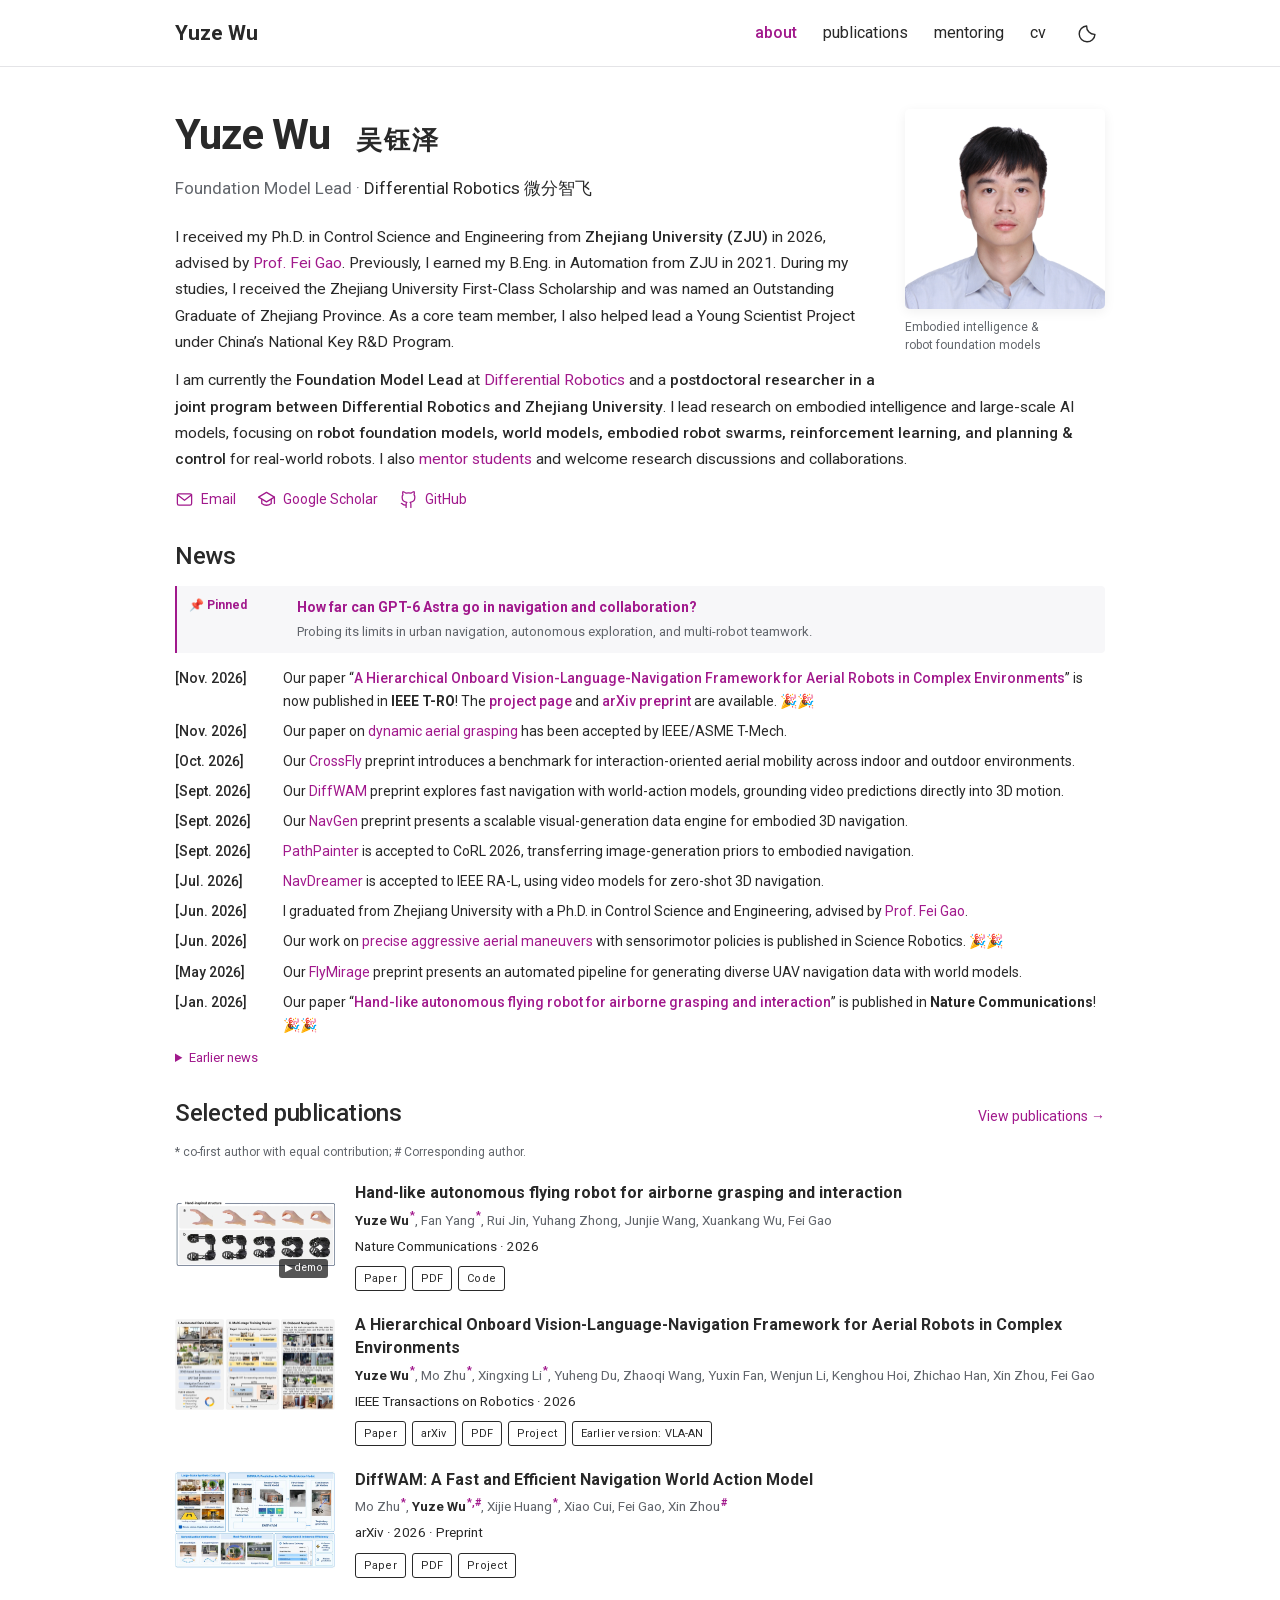
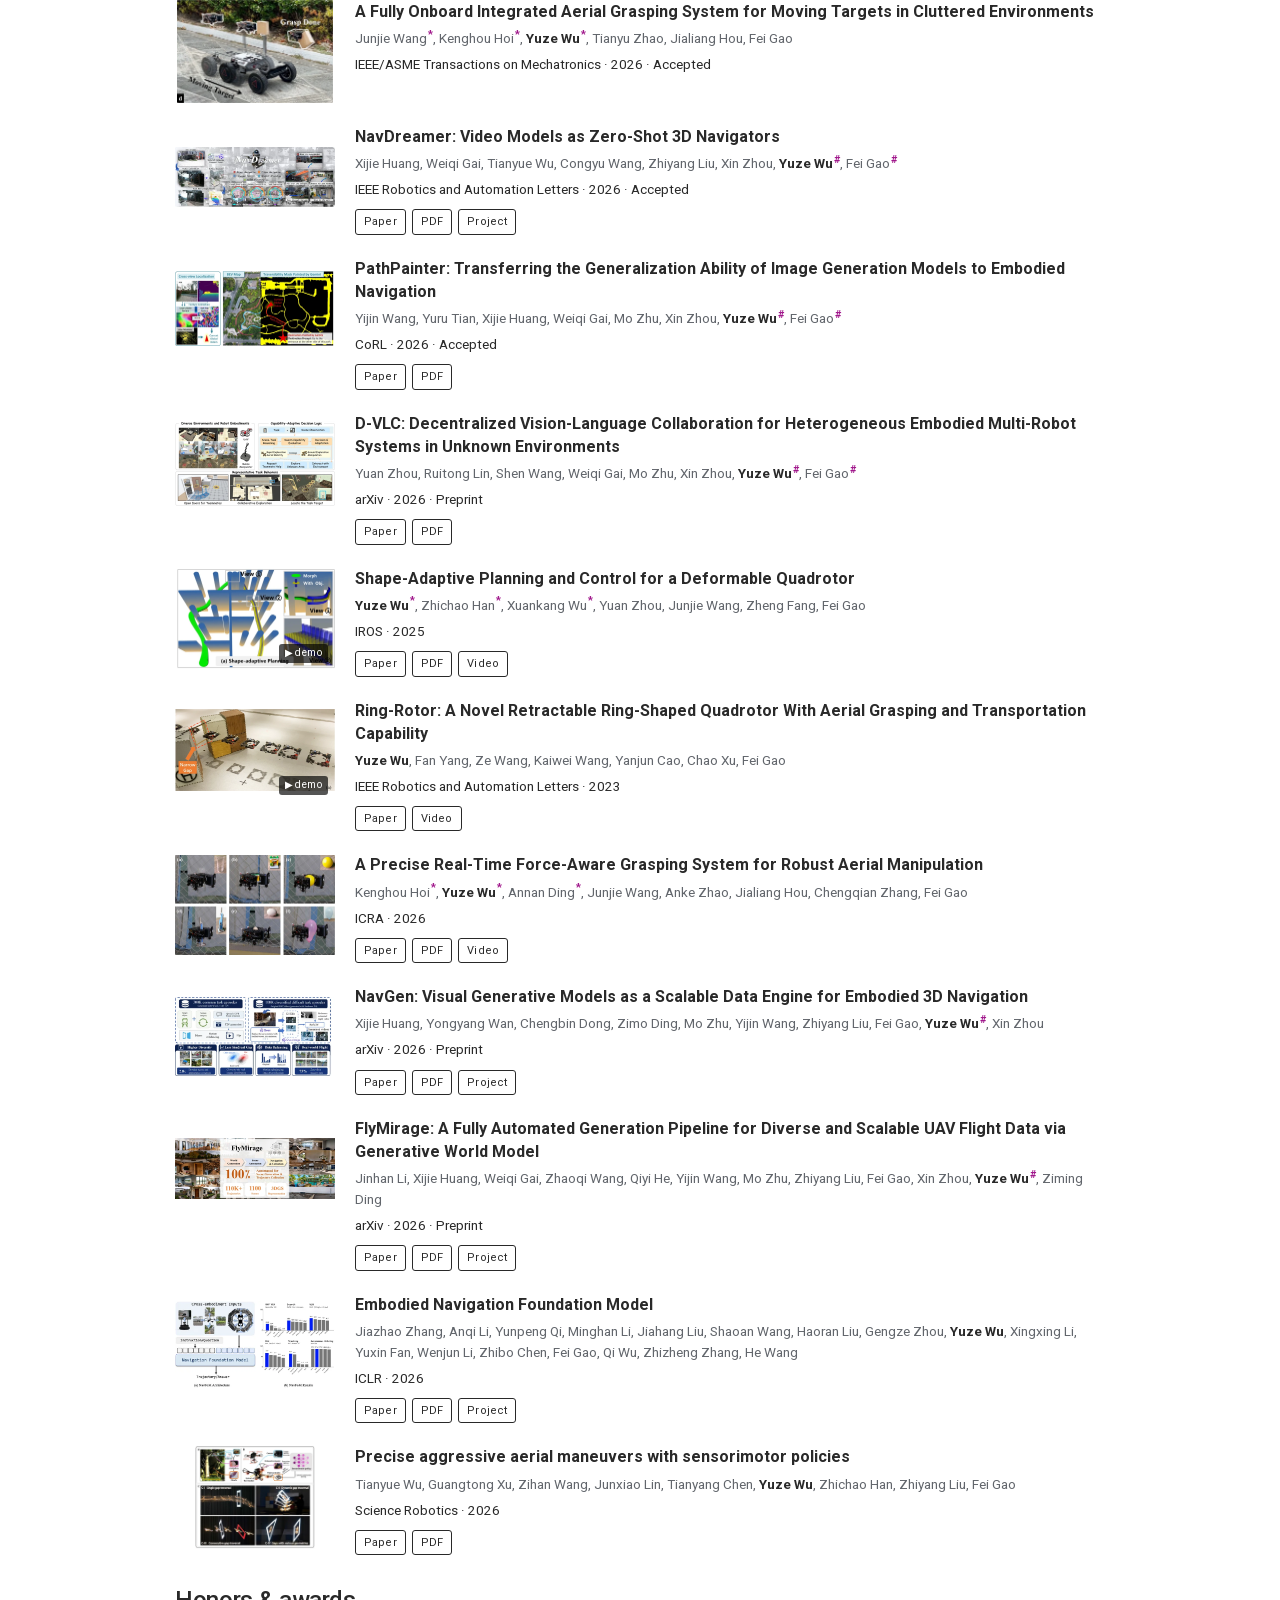
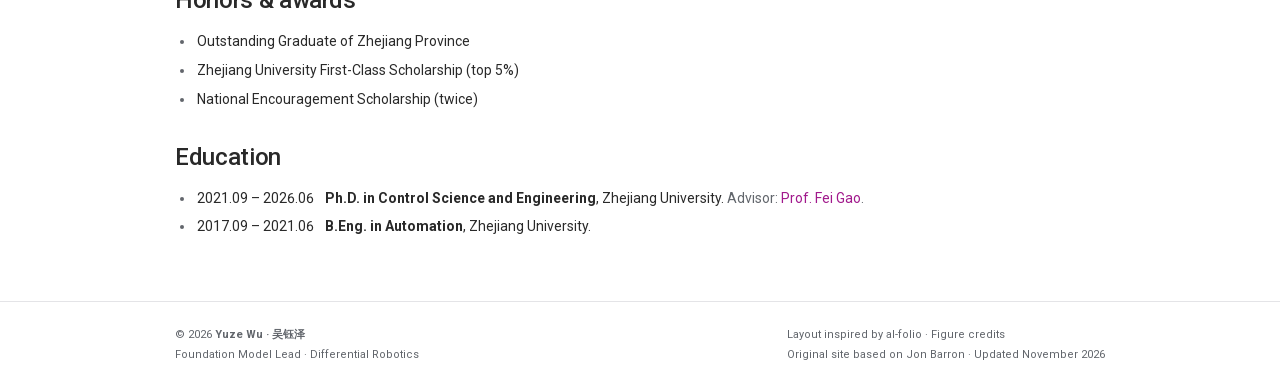
<file: index.html>
<!doctype html>
<html lang="en"><head>
<meta charset="utf-8"><meta name="viewport" content="width=device-width, initial-scale=1">
<title>Yuze Wu · 吴钰泽</title><meta name="description" content="Yuze Wu (吴钰泽), Foundation Model Lead at Differential Robotics and joint postdoctoral researcher with Zhejiang University. Research in embodied intelligence, world models, embodied robot swarms, robot learning and aerial robotics."><meta name="author" content="Yuze Wu">
<link rel="canonical" href="https://wyz000.github.io/"><meta property="og:type" content="website"><meta property="og:title" content="Yuze Wu · 吴钰泽"><meta property="og:description" content="Yuze Wu (吴钰泽), Foundation Model Lead at Differential Robotics and joint postdoctoral researcher with Zhejiang University. Research in embodied intelligence, world models, embodied robot swarms, robot learning and aerial robotics."><meta property="og:url" content="https://wyz000.github.io/"><meta property="og:image" content="https://wyz000.github.io/assets/images/yuze-wu.jpg">
<meta name="theme-color" content="#ffffff"><link rel="icon" href="./assets/favicon.svg" type="image/svg+xml">
<script>try{const t=localStorage.getItem('theme');document.documentElement.dataset.theme=t||(matchMedia('(prefers-color-scheme: dark)').matches?'dark':'light')}catch(e){}</script>
<link rel="stylesheet" href="./assets/css/site.css?v=0efd8b36a1"><script src="./assets/js/site.js" defer></script>
<script type="application/ld+json">{"@context": "https://schema.org", "@type": "Person", "name": "Yuze Wu", "alternateName": "吴钰泽", "url": "https://wyz000.github.io", "jobTitle": ["Foundation Model Lead", "Postdoctoral Researcher"], "affiliation": [{"@type": "Organization", "name": "Differential Robotics", "url": "https://www.diffrobot.com/"}, {"@type": "CollegeOrUniversity", "name": "Zhejiang University"}], "alumniOf": {"@type": "CollegeOrUniversity", "name": "Zhejiang University"}, "sameAs": ["https://scholar.google.com/citations?user=xYCz7sAAAAAJ&hl=en", "https://github.com/Wyz000"]}</script></head>
<body><a class="skip-link" href="#main">Skip to content</a>
<header class="site-header"><div class="wrap header-inner"><a class="brand" href="./" aria-label="Yuze Wu home"><strong>Yuze Wu</strong></a>
<div class="header-right"><nav id="site-nav" aria-label="Main navigation" data-menu><a href="./" aria-current="page">about</a><a href="./publications/">publications</a><a href="./mentoring/">mentoring</a><a href="./cv/">cv</a></nav>
<button class="icon-button" type="button" data-theme-toggle aria-label="Switch to dark theme"><svg class="moon" viewBox="0 0 24 24" fill="none" stroke="currentColor" stroke-width="1.6" stroke-linecap="round" stroke-linejoin="round" aria-hidden="true"><path d="M20.5 13A9 9 0 0 1 11 3.5 9 9 0 1 0 20.5 13Z"/></svg><svg class="sun" viewBox="0 0 24 24" fill="none" stroke="currentColor" stroke-width="1.6" stroke-linecap="round" stroke-linejoin="round" aria-hidden="true"><circle cx="12" cy="12" r="4"/><path d="M12 2v2m0 16v2M2 12h2m16 0h2M5 5l1.5 1.5m11 11L19 19M5 19l1.5-1.5m11-11L19 5"/></svg></button>
<button class="icon-button menu-button" type="button" data-menu-toggle aria-label="Toggle navigation" aria-expanded="false" aria-controls="site-nav"><svg class="" viewBox="0 0 24 24" fill="none" stroke="currentColor" stroke-width="1.6" stroke-linecap="round" stroke-linejoin="round" aria-hidden="true"><path d="M4 6h16M4 12h16M4 18h16"/></svg></button></div></div></header>
<main id="main" class="wrap"><div class="about-body"><figure class="portrait"><img src="./assets/images/yuze-wu.jpg" alt="Yuze Wu" width="400" height="400" fetchpriority="high"><figcaption>Embodied intelligence &amp;<br>robot foundation models</figcaption></figure>
<h1 class="profile-name">Yuze Wu <span class="name-zh" lang="zh-CN">吴钰泽</span></h1>
<p class="subtitle">Foundation Model Lead · <a href="https://www.diffrobot.com/">Differential Robotics <span lang="zh-CN">微分智飞</span></a></p>
<div class="intro"><p>I received my Ph.D. in Control Science and Engineering from <strong>Zhejiang University (ZJU)</strong> in 2026, advised by <a href="https://feigao-robotics.com/">Prof. Fei Gao</a>. Previously, I earned my B.Eng. in Automation from ZJU in 2021. During my studies, I received the Zhejiang University First-Class Scholarship and was named an Outstanding Graduate of Zhejiang Province. As a core team member, I also helped lead a Young Scientist Project under China’s National Key R&amp;D Program.</p>
<p>I am currently the <strong>Foundation Model Lead</strong> at <a href="https://www.diffrobot.com/">Differential Robotics</a> and a <strong>postdoctoral researcher in a joint program between Differential Robotics and Zhejiang University</strong>. I lead research on embodied intelligence and large-scale AI models, focusing on <strong>robot foundation models, world models, embodied robot swarms, reinforcement learning, and planning &amp; control</strong> for real-world robots. I also <a href="./mentoring/">mentor students</a> and welcome research discussions and collaborations.</p></div>
<div class="socials"><a href="mailto:wuyuze000@zju.edu.cn"><svg class="" viewBox="0 0 24 24" fill="none" stroke="currentColor" stroke-width="1.6" stroke-linecap="round" stroke-linejoin="round" aria-hidden="true"><rect x="3" y="5" width="18" height="14" rx="2"/><path d="m3 6 9 7 9-7"/></svg><span>Email</span></a><a href="https://scholar.google.com/citations?user=xYCz7sAAAAAJ&amp;hl=en"><svg class="" viewBox="0 0 24 24" fill="none" stroke="currentColor" stroke-width="1.6" stroke-linecap="round" stroke-linejoin="round" aria-hidden="true"><path d="m2 9 10-6 10 6-10 6L2 9Z"/><path d="M6 12v5c4 3 8 3 12 0v-5M22 9v8"/></svg><span>Google Scholar</span></a><a href="https://github.com/Wyz000"><svg class="" viewBox="0 0 24 24" fill="none" stroke="currentColor" stroke-width="1.6" stroke-linecap="round" stroke-linejoin="round" aria-hidden="true"><path d="M9 19c-4 1-4-2-6-2m12 5v-4c0-1-.3-2-1-2.5 3-.3 6-1.5 6-6A5 5 0 0 0 19 6a5 5 0 0 0 0-4s-1 0-4 2a13 13 0 0 0-6 0C6 2 5 2 5 2a5 5 0 0 0 0 4 5 5 0 0 0-1 3.5c0 4.5 3 5.7 6 6-.7.5-1 1.5-1 2.5v4"/></svg><span>GitHub</span></a></div></div>
<section class="section" aria-labelledby="news-title"><h2 id="news-title">News</h2><ul class="news-list"><li class="news-pinned"><span class="news-pin"><span aria-hidden="true">📌</span> Pinned</span> <span><a href="https://wyz000.github.io/blog/gpt6-astra-navigation/">How far can GPT-6 Astra go in navigation and collaboration?</a><span class="news-summary">Probing its limits in urban navigation, autonomous exploration, and multi-robot teamwork.</span></span></li></ul><ul class="news-list"><li class="news-highlight"><time datetime="2026-11">[Nov. 2026]</time> <span>Our paper “<a href="https://ieeexplore.ieee.org/document/11803153">A Hierarchical Onboard Vision-Language-Navigation Framework for Aerial Robots in Complex Environments</a>” is now published in <strong>IEEE T-RO</strong>! The <a href="https://wyz000.github.io/VLN-AR/">project page</a> and <a href="https://arxiv.org/abs/2611.23930">arXiv preprint</a> are available. <span class="news-celebration" aria-hidden="true">🎉🎉</span></span></li><li><time datetime="2026-11">[Nov. 2026]</time> <span>Our paper on <a href="./publications/#dynamic-grasp-2026">dynamic aerial grasping</a> has been accepted by IEEE/ASME T-Mech.</span></li><li><time datetime="2026-10">[Oct. 2026]</time> <span>Our <a href="./publications/#crossfly-2026">CrossFly</a> preprint introduces a benchmark for interaction-oriented aerial mobility across indoor and outdoor environments.</span></li><li><time datetime="2026-09">[Sept. 2026]</time> <span>Our <a href="./publications/#diffwam-2026">DiffWAM</a> preprint explores fast navigation with world-action models, grounding video predictions directly into 3D motion.</span></li><li><time datetime="2026-09">[Sept. 2026]</time> <span>Our <a href="./publications/#navgen-2026">NavGen</a> preprint presents a scalable visual-generation data engine for embodied 3D navigation.</span></li><li><time datetime="2026-09">[Sept. 2026]</time> <span><a href="./publications/#pathpainter-2026">PathPainter</a> is accepted to CoRL 2026, transferring image-generation priors to embodied navigation.</span></li><li><time datetime="2026-07">[Jul. 2026]</time> <span><a href="./publications/#navdreamer-2026">NavDreamer</a> is accepted to IEEE RA-L, using video models for zero-shot 3D navigation.</span></li><li><time datetime="2026-06">[Jun. 2026]</time> <span>I graduated from Zhejiang University with a Ph.D. in Control Science and Engineering, advised by <a href="https://feigao-robotics.com/">Prof. Fei Gao</a>.</span></li><li><time datetime="2026-06">[Jun. 2026]</time> <span>Our work on <a href="./publications/#sensorimotor-2026">precise aggressive aerial maneuvers</a> with sensorimotor policies is published in Science Robotics. 🎉🎉</span></li><li><time datetime="2026-05">[May 2026]</time> <span>Our <a href="./publications/#flymirage-2026">FlyMirage</a> preprint presents an automated pipeline for generating diverse UAV navigation data with world models.</span></li><li class="news-highlight"><time datetime="2026-01">[Jan. 2026]</time> <span>Our paper “<a href="https://www.nature.com/articles/s41467-026-68967-3">Hand-like autonomous flying robot for airborne grasping and interaction</a>” is published in <strong>Nature Communications</strong>! <span class="news-celebration" aria-hidden="true">🎉🎉</span></span></li></ul><details class="earlier-news"><summary>Earlier news</summary><ul class="news-list"><li><time datetime="2025-09">[Sept. 2025]</time> <span>Our <a href="./publications/#navfom-2026">NavFoM</a> preprint introduces a navigation foundation model spanning robot embodiments and navigation tasks.</span></li><li><time datetime="2025-08">[Aug. 2025]</time> <span>Our <a href="./publications/#reactive-aerobatic-2025">reactive aerobatic flight</a> work is accepted to IEEE RA-L.</span></li></ul></details></section>
<section class="section" aria-labelledby="selected-title"><div class="section-heading"><h2 id="selected-title">Selected publications</h2><a href="./publications/">View publications →</a></div><p class="author-legend">* co-first author with equal contribution; # Corresponding author.</p><div class="pub-list"><article class="pub" id="hiarm-2026" data-publication data-category="robotics" data-search="hand-like autonomous flying robot for airborne grasping and interaction yuze wu fan yang rui jin yuhang zhong junjie wang xuankang wu fei gao 2026 nature communications integrates flight and grasping in a hand-inspired robot for perching, transport and airborne interaction."><button type="button" class="pub-media" data-demo="https://wyz000.github.io/gif/HI-ARM_Movie1%20Summary%20Presentation.gif" aria-label="Play demonstration: Hand-like autonomous flying robot for airborne grasping and interaction" aria-pressed="false"><img src="./assets/images/hi-arm-figure.webp" data-poster="./assets/images/hi-arm-figure.webp" alt="Hand-inspired structure: the human grasping sequence and the corresponding HI-ARM morphing sequence." width="640" height="263" loading="lazy" decoding="async"></button><div class="pub-info"><h3><a href="https://www.nature.com/articles/s41467-026-68967-3">Hand-like autonomous flying robot for airborne grasping and interaction</a></h3><div class="authors"><strong>Yuze Wu</strong><sup class="author-mark" aria-label="co-first author with equal contribution" title="co-first author with equal contribution">*</sup>, Fan Yang<sup class="author-mark" aria-label="co-first author with equal contribution" title="co-first author with equal contribution">*</sup>, Rui Jin, Yuhang Zhong, Junjie Wang, Xuankang Wu, Fei Gao</div><p class="venue"><em>Nature Communications · 2026</em></p><div class="pub-links"><a class="pub-link" href="https://www.nature.com/articles/s41467-026-68967-3">Paper</a><a class="pub-link" href="https://www.nature.com/articles/s41467-026-68967-3.pdf">PDF</a><a class="pub-link" href="https://github.com/Wyz000/HIARM">Code</a></div></div></article><article class="pub" id="vln-ar-2026" data-publication data-category="models" data-search="a hierarchical onboard vision-language-navigation framework for aerial robots in complex environments yuze wu mo zhu xingxing li yuheng du zhaoqi wang yuxin fan wenjun li kenghou hoi zhichao han xin zhou fei gao 2026 ieee transactions on robotics a hierarchical onboard vision-language navigation framework for aerial robots, extending vla-an."><a class="pub-media" href="https://wyz000.github.io/VLN-AR/" aria-label="View A Hierarchical Onboard Vision-Language-Navigation Framework for Aerial Robots in Complex Environments"><img src="./assets/images/vln-ar.webp" data-poster="./assets/images/vln-ar.webp" alt="Complete overview of VLN-AR data collection, multi-stage training, and onboard navigation." width="640" height="365" loading="lazy" decoding="async"></a><div class="pub-info"><h3><a href="https://ieeexplore.ieee.org/document/11803153">A Hierarchical Onboard Vision-Language-Navigation Framework for Aerial Robots in Complex Environments</a></h3><div class="authors"><strong>Yuze Wu</strong><sup class="author-mark" aria-label="co-first author with equal contribution" title="co-first author with equal contribution">*</sup>, Mo Zhu<sup class="author-mark" aria-label="co-first author with equal contribution" title="co-first author with equal contribution">*</sup>, Xingxing Li<sup class="author-mark" aria-label="co-first author with equal contribution" title="co-first author with equal contribution">*</sup>, Yuheng Du, Zhaoqi Wang, Yuxin Fan, Wenjun Li, Kenghou Hoi, Zhichao Han, Xin Zhou, Fei Gao</div><p class="venue"><em>IEEE Transactions on Robotics · 2026</em></p><div class="pub-links"><a class="pub-link" href="https://ieeexplore.ieee.org/document/11803153">Paper</a><a class="pub-link" href="https://arxiv.org/abs/2611.23930">arXiv</a><a class="pub-link" href="https://arxiv.org/pdf/2611.23930">PDF</a><a class="pub-link" href="https://wyz000.github.io/VLN-AR/">Project</a><a class="pub-link" href="https://arxiv.org/abs/2512.15258">Earlier version: VLA-AN</a></div></div></article><article class="pub" id="diffwam-2026" data-publication data-category="models" data-search="diffwam: a fast and efficient navigation world action model mo zhu yuze wu xijie huang xiao cui fei gao xin zhou 2026 arxiv grounds predictive representations from video foundation models directly into continuous 3d navigation trajectories."><a class="pub-media" href="https://zzmmzzm.github.io/diffwam.github.io/" aria-label="View DiffWAM: A Fast and Efficient Navigation World Action Model"><img src="./assets/images/diffwam.webp" data-poster="./assets/images/diffwam.webp" alt="DiffWAM: A Fast and Efficient Navigation World Action Model" width="540" height="348" loading="lazy" decoding="async"></a><div class="pub-info"><h3><a href="https://arxiv.org/abs/2609.39763">DiffWAM: A Fast and Efficient Navigation World Action Model</a></h3><div class="authors">Mo Zhu<sup class="author-mark" aria-label="co-first author with equal contribution" title="co-first author with equal contribution">*</sup>, <strong>Yuze Wu</strong><sup class="author-mark" aria-label="co-first author with equal contribution; Corresponding author" title="co-first author with equal contribution; Corresponding author">*,#</sup>, Xijie Huang<sup class="author-mark" aria-label="co-first author with equal contribution" title="co-first author with equal contribution">*</sup>, Xiao Cui, Fei Gao, Xin Zhou<sup class="author-mark" aria-label="Corresponding author" title="Corresponding author">#</sup></div><p class="venue"><em>arXiv · 2026 · Preprint</em></p><div class="pub-links"><a class="pub-link" href="https://arxiv.org/abs/2609.39763">Paper</a><a class="pub-link" href="https://arxiv.org/pdf/2609.39763">PDF</a><a class="pub-link" href="https://zzmmzzm.github.io/diffwam.github.io/">Project</a></div></div></article><article class="pub" id="dynamic-grasp-2026" data-publication data-category="robotics" data-search="a fully onboard integrated aerial grasping system for moving targets in cluttered environments junjie wang kenghou hoi yuze wu tianyu zhao jialiang hou fei gao 2026 ieee/asme transactions on mechatronics fully onboard perception and planning for aerial grasping of moving targets in cluttered environments."><div class="pub-media"><img src="./assets/images/dynamic-grasp.webp" data-poster="./assets/images/dynamic-grasp.webp" alt="Outdoor moving-target capture experiment, showing the aerial robot and mobile target." width="640" height="426" loading="lazy" decoding="async"></div><div class="pub-info"><h3>A Fully Onboard Integrated Aerial Grasping System for Moving Targets in Cluttered Environments</h3><div class="authors">Junjie Wang<sup class="author-mark" aria-label="co-first author with equal contribution" title="co-first author with equal contribution">*</sup>, Kenghou Hoi<sup class="author-mark" aria-label="co-first author with equal contribution" title="co-first author with equal contribution">*</sup>, <strong>Yuze Wu</strong><sup class="author-mark" aria-label="co-first author with equal contribution" title="co-first author with equal contribution">*</sup>, Tianyu Zhao, Jialiang Hou, Fei Gao</div><p class="venue"><em>IEEE/ASME Transactions on Mechatronics · 2026 · Accepted</em></p><div class="pub-links"></div></div></article><article class="pub" id="navdreamer-2026" data-publication data-category="models" data-search="navdreamer: video models as zero-shot 3d navigators xijie huang weiqi gai tianyue wu congyu wang zhiyang liu xin zhou yuze wu fei gao 2026 ieee robotics and automation letters uses video generation models as a zero-shot interface between language instructions and 3d navigation trajectories."><a class="pub-media" href="https://xinjiu612.github.io/NavDreamer/" aria-label="View NavDreamer: Video Models as Zero-Shot 3D Navigators"><img src="./assets/images/navdreamer.webp" data-poster="./assets/images/navdreamer.webp" alt="NavDreamer: Video Models as Zero-Shot 3D Navigators" width="540" height="348" loading="lazy" decoding="async"></a><div class="pub-info"><h3><a href="https://arxiv.org/abs/2602.09765">NavDreamer: Video Models as Zero-Shot 3D Navigators</a></h3><div class="authors">Xijie Huang, Weiqi Gai, Tianyue Wu, Congyu Wang, Zhiyang Liu, Xin Zhou, <strong>Yuze Wu</strong><sup class="author-mark" aria-label="Corresponding author" title="Corresponding author">#</sup>, Fei Gao<sup class="author-mark" aria-label="Corresponding author" title="Corresponding author">#</sup></div><p class="venue"><em>IEEE Robotics and Automation Letters · 2026 · Accepted</em></p><div class="pub-links"><a class="pub-link" href="https://arxiv.org/abs/2602.09765">Paper</a><a class="pub-link" href="https://arxiv.org/pdf/2602.09765">PDF</a><a class="pub-link" href="https://xinjiu612.github.io/NavDreamer/">Project</a></div></div></article><article class="pub" id="pathpainter-2026" data-publication data-category="models" data-search="pathpainter: transferring the generalization ability of image generation models to embodied navigation yijin wang yuru tian xijie huang weiqi gai mo zhu xin zhou yuze wu fei gao 2026 corl transfers image generation priors to navigation using bird&#x27;s-eye-view maps and cross-view localization."><a class="pub-media" href="https://arxiv.org/abs/2605.07496" aria-label="View PathPainter: Transferring the Generalization Ability of Image Generation Models to Embodied Navigation"><img src="./assets/images/pathpainter.webp" data-poster="./assets/images/pathpainter.webp" alt="PathPainter: Transferring the Generalization Ability of Image Generation Models to Embodied Navigation — Figure 1: Navigation system overview" width="640" height="302" loading="lazy" decoding="async"></a><div class="pub-info"><h3><a href="https://arxiv.org/abs/2605.07496">PathPainter: Transferring the Generalization Ability of Image Generation Models to Embodied Navigation</a></h3><div class="authors">Yijin Wang, Yuru Tian, Xijie Huang, Weiqi Gai, Mo Zhu, Xin Zhou, <strong>Yuze Wu</strong><sup class="author-mark" aria-label="Corresponding author" title="Corresponding author">#</sup>, Fei Gao<sup class="author-mark" aria-label="Corresponding author" title="Corresponding author">#</sup></div><p class="venue"><em>CoRL · 2026 · Accepted</em></p><div class="pub-links"><a class="pub-link" href="https://arxiv.org/abs/2605.07496">Paper</a><a class="pub-link" href="https://arxiv.org/pdf/2605.07496">PDF</a></div></div></article><article class="pub" id="d-vlc-2026" data-publication data-category="models" data-search="d-vlc: decentralized vision-language collaboration for heterogeneous embodied multi-robot systems in unknown environments yuan zhou ruitong lin shen wang weiqi gai mo zhu xin zhou yuze wu fei gao 2026 arxiv decentralized vision-language reasoning coordinates heterogeneous robots in unknown environments."><a class="pub-media" href="https://arxiv.org/abs/2607.29009" aria-label="View D-VLC: Decentralized Vision-Language Collaboration for Heterogeneous Embodied Multi-Robot Systems in Unknown Environments"><img src="./assets/images/d-vlc.webp" data-poster="./assets/images/d-vlc.webp" alt="D-VLC: Decentralized Vision-Language Collaboration for Heterogeneous Embodied Multi-Robot Systems in Unknown Environments — Figure 1: Decentralized heterogeneous multi-robot collaboration" width="640" height="340" loading="lazy" decoding="async"></a><div class="pub-info"><h3><a href="https://arxiv.org/abs/2607.29009">D-VLC: Decentralized Vision-Language Collaboration for Heterogeneous Embodied Multi-Robot Systems in Unknown Environments</a></h3><div class="authors">Yuan Zhou, Ruitong Lin, Shen Wang, Weiqi Gai, Mo Zhu, Xin Zhou, <strong>Yuze Wu</strong><sup class="author-mark" aria-label="Corresponding author" title="Corresponding author">#</sup>, Fei Gao<sup class="author-mark" aria-label="Corresponding author" title="Corresponding author">#</sup></div><p class="venue"><em>arXiv · 2026 · Preprint</em></p><div class="pub-links"><a class="pub-link" href="https://arxiv.org/abs/2607.29009">Paper</a><a class="pub-link" href="https://arxiv.org/pdf/2607.29009">PDF</a></div></div></article><article class="pub" id="shape-adaptive-2025" data-publication data-category="robotics" data-search="shape-adaptive planning and control for a deformable quadrotor yuze wu zhichao han xuankang wu yuan zhou junjie wang zheng fang fei gao 2025 iros plans deformation-aware trajectories and compensates disturbances for shape-changing quadrotors."><button type="button" class="pub-media" data-demo="https://wyz000.github.io/gif/Iros2025%20Rr%20Video-mid.gif" aria-label="Play demonstration: Shape-Adaptive Planning and Control for a Deformable Quadrotor" aria-pressed="false"><img src="./assets/images/shape-adaptive.webp" data-poster="./assets/images/shape-adaptive.webp" alt="Shape-adaptive planning overview with deformation trajectories." width="640" height="406" loading="lazy" decoding="async"></button><div class="pub-info"><h3><a href="https://arxiv.org/abs/2505.15010">Shape-Adaptive Planning and Control for a Deformable Quadrotor</a></h3><div class="authors"><strong>Yuze Wu</strong><sup class="author-mark" aria-label="co-first author with equal contribution" title="co-first author with equal contribution">*</sup>, Zhichao Han<sup class="author-mark" aria-label="co-first author with equal contribution" title="co-first author with equal contribution">*</sup>, Xuankang Wu<sup class="author-mark" aria-label="co-first author with equal contribution" title="co-first author with equal contribution">*</sup>, Yuan Zhou, Junjie Wang, Zheng Fang, Fei Gao</div><p class="venue"><em>IROS · 2025</em></p><div class="pub-links"><a class="pub-link" href="https://arxiv.org/abs/2505.15010">Paper</a><a class="pub-link" href="https://arxiv.org/pdf/2505.15010">PDF</a><a class="pub-link" href="https://www.bilibili.com/video/BV14eRpYnE8K/">Video</a></div></div></article><article class="pub" id="ring-rotor-2023" data-publication data-category="robotics" data-search="ring-rotor: a novel retractable ring-shaped quadrotor with aerial grasping and transportation capability yuze wu fan yang ze wang kaiwei wang yanjun cao chao xu fei gao 2023 ieee robotics and automation letters a retractable ring-shaped quadrotor for whole-body aerial grasping and transportation."><button type="button" class="pub-media" data-demo="https://wyz000.github.io/gif/RingRotor_0905.gif" aria-label="Play demonstration: Ring-Rotor: A Novel Retractable Ring-Shaped Quadrotor With Aerial Grasping and Transportation Capability" aria-pressed="false"><img src="./assets/images/ring-rotor.webp" data-poster="./assets/images/ring-rotor.webp" alt="Long-exposure demonstration of Ring-Rotor deforming through a narrow gap." width="640" height="327" loading="lazy" decoding="async"></button><div class="pub-info"><h3><a href="https://ieeexplore.ieee.org/document/10044964">Ring-Rotor: A Novel Retractable Ring-Shaped Quadrotor With Aerial Grasping and Transportation Capability</a></h3><div class="authors"><strong>Yuze Wu</strong>, Fan Yang, Ze Wang, Kaiwei Wang, Yanjun Cao, Chao Xu, Fei Gao</div><p class="venue"><em>IEEE Robotics and Automation Letters · 2023</em></p><div class="pub-links"><a class="pub-link" href="https://ieeexplore.ieee.org/document/10044964">Paper</a><a class="pub-link" href="https://www.bilibili.com/video/BV1gY4y1K723/">Video</a></div></div></article><article class="pub" id="force-grasp-2026" data-publication data-category="robotics" data-search="a precise real-time force-aware grasping system for robust aerial manipulation kenghou hoi yuze wu annan ding junjie wang anke zhao jialiang hou chengqian zhang fei gao 2026 icra introduces lightweight magnetic tactile sensing and force-aware control for delicate aerial grasping."><a class="pub-media" href="https://arxiv.org/abs/2602.08599" aria-label="View A Precise Real-Time Force-Aware Grasping System for Robust Aerial Manipulation"><img src="./assets/images/force-grasp-wide.webp" data-poster="./assets/images/force-grasp-wide.webp" alt="Force-aware aerial grasping of a glass cup, toy blocks, stress ball, wooden puzzle, egg, and balloon." width="640" height="402" loading="lazy" decoding="async"></a><div class="pub-info"><h3><a href="https://arxiv.org/abs/2602.08599">A Precise Real-Time Force-Aware Grasping System for Robust Aerial Manipulation</a></h3><div class="authors">Kenghou Hoi<sup class="author-mark" aria-label="co-first author with equal contribution" title="co-first author with equal contribution">*</sup>, <strong>Yuze Wu</strong><sup class="author-mark" aria-label="co-first author with equal contribution" title="co-first author with equal contribution">*</sup>, Annan Ding<sup class="author-mark" aria-label="co-first author with equal contribution" title="co-first author with equal contribution">*</sup>, Junjie Wang, Anke Zhao, Jialiang Hou, Chengqian Zhang, Fei Gao</div><p class="venue"><em>ICRA · 2026</em></p><div class="pub-links"><a class="pub-link" href="https://arxiv.org/abs/2602.08599">Paper</a><a class="pub-link" href="https://arxiv.org/pdf/2602.08599">PDF</a><a class="pub-link" href="https://www.youtube.com/watch?v=mbcZkrJEf1I">Video</a></div></div></article><article class="pub" id="navgen-2026" data-publication data-category="models" data-search="navgen: visual generative models as a scalable data engine for embodied 3d navigation xijie huang yongyang wan chengbin dong zimo ding mo zhu yijin wang zhiyang liu fei gao yuze wu xin zhou 2026 arxiv uses visual generative models to scale diverse aerial navigation training data."><a class="pub-media" href="https://xinjiu612.github.io/NavGen/" aria-label="View NavGen: Visual Generative Models as a Scalable Data Engine for Embodied 3D Navigation"><img src="./assets/images/navgen.webp" data-poster="./assets/images/navgen.webp" alt="NavGen: Visual Generative Models as a Scalable Data Engine for Embodied 3D Navigation" width="540" height="348" loading="lazy" decoding="async"></a><div class="pub-info"><h3><a href="https://arxiv.org/abs/2609.30770">NavGen: Visual Generative Models as a Scalable Data Engine for Embodied 3D Navigation</a></h3><div class="authors">Xijie Huang, Yongyang Wan, Chengbin Dong, Zimo Ding, Mo Zhu, Yijin Wang, Zhiyang Liu, Fei Gao, <strong>Yuze Wu</strong><sup class="author-mark" aria-label="Corresponding author" title="Corresponding author">#</sup>, Xin Zhou</div><p class="venue"><em>arXiv · 2026 · Preprint</em></p><div class="pub-links"><a class="pub-link" href="https://arxiv.org/abs/2609.30770">Paper</a><a class="pub-link" href="https://arxiv.org/pdf/2609.30770">PDF</a><a class="pub-link" href="https://xinjiu612.github.io/NavGen/">Project</a></div></div></article><article class="pub" id="flymirage-2026" data-publication data-category="models" data-search="flymirage: a fully automated generation pipeline for diverse and scalable uav flight data via generative world model jinhan li xijie huang weiqi gai zhaoqi wang qiyi he yijin wang mo zhu zhiyang liu fei gao xin zhou yuze wu ziming ding 2026 arxiv combines generative world models, scene annotation and motion planning to create aerial navigation data."><a class="pub-media" href="https://lij1500.github.io/flymirage_website/" aria-label="View FlyMirage: A Fully Automated Generation Pipeline for Diverse and Scalable UAV Flight Data via Generative World Model"><img src="./assets/images/flymirage.webp" data-poster="./assets/images/flymirage.webp" alt="FlyMirage: A Fully Automated Generation Pipeline for Diverse and Scalable UAV Flight Data via Generative World Model — Figure 1: FlyMirage pipeline and scene diversity" width="640" height="242" loading="lazy" decoding="async"></a><div class="pub-info"><h3><a href="https://arxiv.org/abs/2605.19600">FlyMirage: A Fully Automated Generation Pipeline for Diverse and Scalable UAV Flight Data via Generative World Model</a></h3><div class="authors">Jinhan Li, Xijie Huang, Weiqi Gai, Zhaoqi Wang, Qiyi He, Yijin Wang, Mo Zhu, Zhiyang Liu, Fei Gao, Xin Zhou, <strong>Yuze Wu</strong><sup class="author-mark" aria-label="Corresponding author" title="Corresponding author">#</sup>, Ziming Ding</div><p class="venue"><em>arXiv · 2026 · Preprint</em></p><div class="pub-links"><a class="pub-link" href="https://arxiv.org/abs/2605.19600">Paper</a><a class="pub-link" href="https://arxiv.org/pdf/2605.19600">PDF</a><a class="pub-link" href="https://lij1500.github.io/flymirage_website/">Project</a></div></div></article><article class="pub" id="navfom-2026" data-publication data-category="models" data-search="embodied navigation foundation model jiazhao zhang anqi li yunpeng qi minghan li jiahang liu shaoan wang haoran liu gengze zhou yuze wu xingxing li yuxin fan wenjun li zhibo chen fei gao qi wu zhizheng zhang he wang 2026 iclr a cross-embodiment, cross-task navigation model spanning multiple robot platforms."><a class="pub-media" href="https://pku-epic.github.io/NavFoM-Web/" aria-label="View Embodied Navigation Foundation Model"><img src="./assets/images/navfom.webp" data-poster="./assets/images/navfom.webp" alt="Embodied Navigation Foundation Model" width="540" height="348" loading="lazy" decoding="async"></a><div class="pub-info"><h3><a href="https://openreview.net/forum?id=kkBOIsrCXh">Embodied Navigation Foundation Model</a></h3><div class="authors">Jiazhao Zhang, Anqi Li, Yunpeng Qi, Minghan Li, Jiahang Liu, Shaoan Wang, Haoran Liu, Gengze Zhou, <strong>Yuze Wu</strong>, Xingxing Li, Yuxin Fan, Wenjun Li, Zhibo Chen, Fei Gao, Qi Wu, Zhizheng Zhang, He Wang</div><p class="venue"><em>ICLR · 2026</em></p><div class="pub-links"><a class="pub-link" href="https://openreview.net/forum?id=kkBOIsrCXh">Paper</a><a class="pub-link" href="https://arxiv.org/pdf/2509.12129">PDF</a><a class="pub-link" href="https://pku-epic.github.io/NavFoM-Web/">Project</a></div></div></article><article class="pub" id="sensorimotor-2026" data-publication data-category="robotics" data-search="precise aggressive aerial maneuvers with sensorimotor policies tianyue wu guangtong xu zihan wang junxiao lin tianyang chen yuze wu zhichao han zhiyang liu fei gao 2026 science robotics learns sensorimotor policies that map onboard vision and proprioception to precise aggressive flight through narrow gaps."><a class="pub-media" href="https://doi.org/10.1126/scirobotics.aeb0180" aria-label="View Precise aggressive aerial maneuvers with sensorimotor policies"><img src="./assets/images/sensorimotor.webp" data-poster="./assets/images/sensorimotor.webp" alt="Precise aggressive aerial maneuvers with sensorimotor policies" width="540" height="348" loading="lazy" decoding="async"></a><div class="pub-info"><h3><a href="https://doi.org/10.1126/scirobotics.aeb0180">Precise aggressive aerial maneuvers with sensorimotor policies</a></h3><div class="authors">Tianyue Wu, Guangtong Xu, Zihan Wang, Junxiao Lin, Tianyang Chen, <strong>Yuze Wu</strong>, Zhichao Han, Zhiyang Liu, Fei Gao</div><p class="venue"><em>Science Robotics · 2026</em></p><div class="pub-links"><a class="pub-link" href="https://doi.org/10.1126/scirobotics.aeb0180">Paper</a><a class="pub-link" href="https://arxiv.org/pdf/2604.05828">PDF</a></div></div></article></div></section>
<section class="section" aria-labelledby="honors-title"><h2 id="honors-title">Honors &amp; awards</h2><ul class="compact-list"><li>Outstanding Graduate of Zhejiang Province</li><li>Zhejiang University First-Class Scholarship (top 5%)</li><li>National Encouragement Scholarship (twice)</li></ul></section>
<section class="section" aria-labelledby="education-title"><h2 id="education-title">Education</h2><ul class="compact-list education-list"><li><span class="education-date">2021.09 – 2026.06</span> <strong>Ph.D. in Control Science and Engineering</strong>, Zhejiang University. <span class="quiet-note">Advisor: <a href="https://feigao-robotics.com/">Prof. Fei Gao</a>.</span></li><li><span class="education-date">2017.09 – 2021.06</span> <strong>B.Eng. in Automation</strong>, Zhejiang University.</li></ul></section></main>
<footer class="site-footer"><div class="wrap footer-inner"><span>© 2026 <strong>Yuze Wu · <span lang="zh-CN">吴钰泽</span></strong><br>Foundation Model Lead · <a href="https://www.diffrobot.com/">Differential Robotics</a></span><span>Layout inspired by <a href="https://github.com/alshedivat/al-folio">al-folio</a> · <a href="./assets/images/CREDITS.txt">Figure credits</a><br>Original site based on <a href="https://jonbarron.info/">Jon Barron</a> · Updated November 2026</span></div></footer></body></html>
</file>
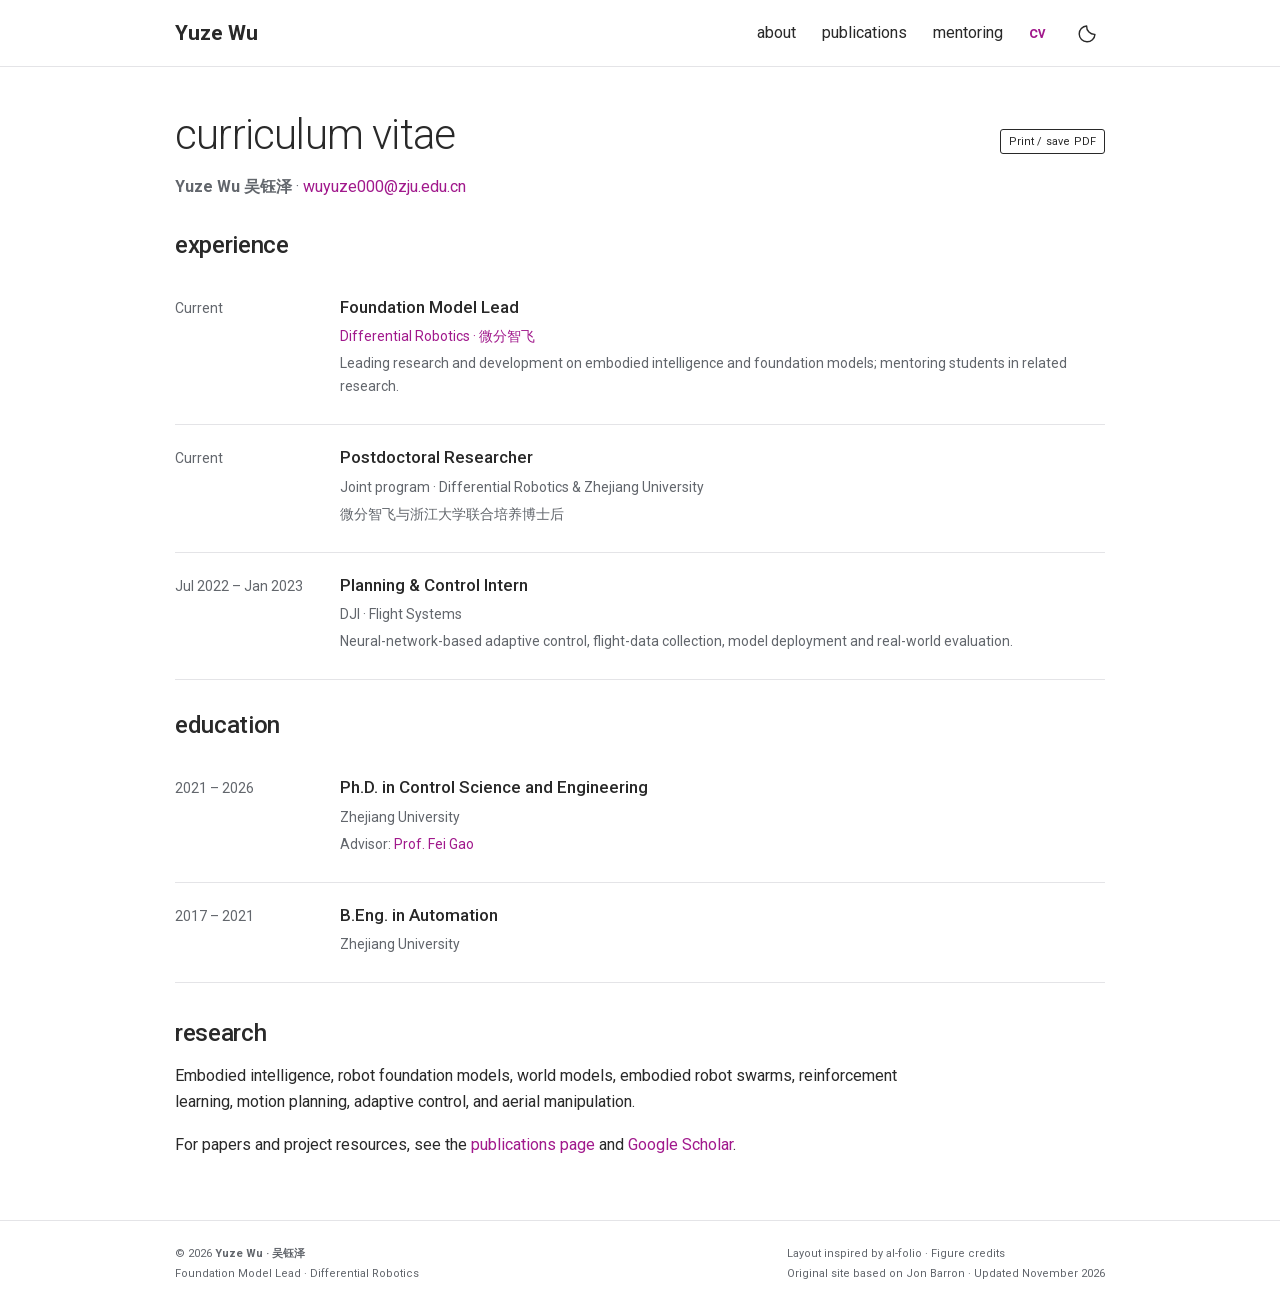
<file: cv/index.html>
<!doctype html>
<html lang="en"><head>
<meta charset="utf-8"><meta name="viewport" content="width=device-width, initial-scale=1">
<title>Cv · Yuze Wu</title><meta name="description" content="Academic and professional background of Yuze Wu, Foundation Model Lead at Differential Robotics and joint postdoctoral researcher with Zhejiang University."><meta name="author" content="Yuze Wu">
<link rel="canonical" href="https://wyz000.github.io/cv/"><meta property="og:type" content="website"><meta property="og:title" content="Cv · Yuze Wu"><meta property="og:description" content="Academic and professional background of Yuze Wu, Foundation Model Lead at Differential Robotics and joint postdoctoral researcher with Zhejiang University."><meta property="og:url" content="https://wyz000.github.io/cv/"><meta property="og:image" content="https://wyz000.github.io/assets/images/yuze-wu.jpg">
<meta name="theme-color" content="#ffffff"><link rel="icon" href="../assets/favicon.svg" type="image/svg+xml">
<script>try{const t=localStorage.getItem('theme');document.documentElement.dataset.theme=t||(matchMedia('(prefers-color-scheme: dark)').matches?'dark':'light')}catch(e){}</script>
<link rel="stylesheet" href="../assets/css/site.css?v=0efd8b36a1"><script src="../assets/js/site.js" defer></script>
<script type="application/ld+json">{"@context": "https://schema.org", "@type": "Person", "name": "Yuze Wu", "alternateName": "吴钰泽", "url": "https://wyz000.github.io", "jobTitle": ["Foundation Model Lead", "Postdoctoral Researcher"], "affiliation": [{"@type": "Organization", "name": "Differential Robotics", "url": "https://www.diffrobot.com/"}, {"@type": "CollegeOrUniversity", "name": "Zhejiang University"}], "alumniOf": {"@type": "CollegeOrUniversity", "name": "Zhejiang University"}, "sameAs": ["https://scholar.google.com/citations?user=xYCz7sAAAAAJ&hl=en", "https://github.com/Wyz000"]}</script></head>
<body><a class="skip-link" href="#main">Skip to content</a>
<header class="site-header"><div class="wrap header-inner"><a class="brand" href="../" aria-label="Yuze Wu home"><strong>Yuze Wu</strong></a>
<div class="header-right"><nav id="site-nav" aria-label="Main navigation" data-menu><a href="../">about</a><a href="../publications/">publications</a><a href="../mentoring/">mentoring</a><a href="../cv/" aria-current="page">cv</a></nav>
<button class="icon-button" type="button" data-theme-toggle aria-label="Switch to dark theme"><svg class="moon" viewBox="0 0 24 24" fill="none" stroke="currentColor" stroke-width="1.6" stroke-linecap="round" stroke-linejoin="round" aria-hidden="true"><path d="M20.5 13A9 9 0 0 1 11 3.5 9 9 0 1 0 20.5 13Z"/></svg><svg class="sun" viewBox="0 0 24 24" fill="none" stroke="currentColor" stroke-width="1.6" stroke-linecap="round" stroke-linejoin="round" aria-hidden="true"><circle cx="12" cy="12" r="4"/><path d="M12 2v2m0 16v2M2 12h2m16 0h2M5 5l1.5 1.5m11 11L19 19M5 19l1.5-1.5m11-11L19 5"/></svg></button>
<button class="icon-button menu-button" type="button" data-menu-toggle aria-label="Toggle navigation" aria-expanded="false" aria-controls="site-nav"><svg class="" viewBox="0 0 24 24" fill="none" stroke="currentColor" stroke-width="1.6" stroke-linecap="round" stroke-linejoin="round" aria-hidden="true"><path d="M4 6h16M4 12h16M4 18h16"/></svg></button></div></div></header>
<main id="main" class="wrap"><div class="cv-title"><h1>curriculum vitae</h1><button class="outline-button print-button" type="button" data-print>Print / save PDF</button></div><p class="page-intro"><strong>Yuze Wu <span lang="zh-CN">吴钰泽</span></strong> · <a href="mailto:wuyuze000@zju.edu.cn">wuyuze000@zju.edu.cn</a></p><section class="section"><h2>experience</h2><div class="cv-entry"><time>Current</time><div><h3>Foundation Model Lead</h3><p><a href="https://www.diffrobot.com/">Differential Robotics · 微分智飞</a></p><p>Leading research and development on embodied intelligence and foundation models; mentoring students in related research.</p></div></div><div class="cv-entry"><time>Current</time><div><h3>Postdoctoral Researcher</h3><p>Joint program · Differential Robotics &amp; Zhejiang University</p><p lang="zh-CN">微分智飞与浙江大学联合培养博士后</p></div></div><div class="cv-entry"><time>Jul 2022 – Jan 2023</time><div><h3>Planning &amp; Control Intern</h3><p>DJI · Flight Systems</p><p>Neural-network-based adaptive control, flight-data collection, model deployment and real-world evaluation.</p></div></div></section><section class="section"><h2>education</h2><div class="cv-entry"><time>2021 – 2026</time><div><h3>Ph.D. in Control Science and Engineering</h3><p>Zhejiang University</p><p>Advisor: <a href="https://feigao-robotics.com/">Prof. Fei Gao</a></p></div></div><div class="cv-entry"><time>2017 – 2021</time><div><h3>B.Eng. in Automation</h3><p>Zhejiang University</p></div></div></section><section class="section text-content"><h2>research</h2><p>Embodied intelligence, robot foundation models, world models, embodied robot swarms, reinforcement learning, motion planning, adaptive control, and aerial manipulation.</p><p>For papers and project resources, see the <a href="../publications/">publications page</a> and <a href="https://scholar.google.com/citations?user=xYCz7sAAAAAJ&hl=en">Google Scholar</a>.</p></section></main>
<footer class="site-footer"><div class="wrap footer-inner"><span>© 2026 <strong>Yuze Wu · <span lang="zh-CN">吴钰泽</span></strong><br>Foundation Model Lead · <a href="https://www.diffrobot.com/">Differential Robotics</a></span><span>Layout inspired by <a href="https://github.com/alshedivat/al-folio">al-folio</a> · <a href="../assets/images/CREDITS.txt">Figure credits</a><br>Original site based on <a href="https://jonbarron.info/">Jon Barron</a> · Updated November 2026</span></div></footer></body></html>
</file>
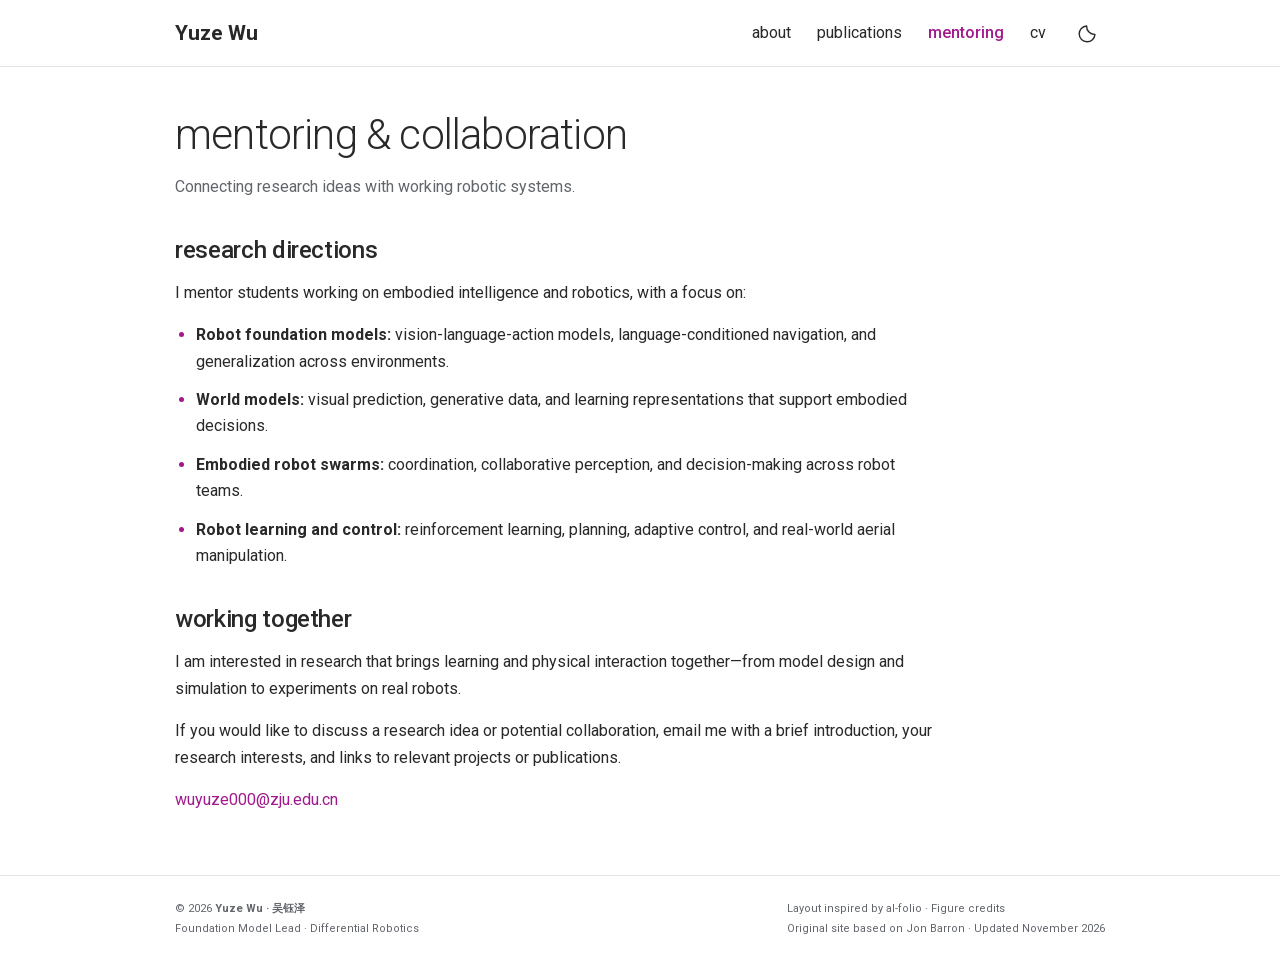
<file: mentoring/index.html>
<!doctype html>
<html lang="en"><head>
<meta charset="utf-8"><meta name="viewport" content="width=device-width, initial-scale=1">
<title>Mentoring · Yuze Wu</title><meta name="description" content="Student mentoring and research collaboration with Yuze Wu in embodied intelligence, foundation models, and robot swarms."><meta name="author" content="Yuze Wu">
<link rel="canonical" href="https://wyz000.github.io/mentoring/"><meta property="og:type" content="website"><meta property="og:title" content="Mentoring · Yuze Wu"><meta property="og:description" content="Student mentoring and research collaboration with Yuze Wu in embodied intelligence, foundation models, and robot swarms."><meta property="og:url" content="https://wyz000.github.io/mentoring/"><meta property="og:image" content="https://wyz000.github.io/assets/images/yuze-wu.jpg">
<meta name="theme-color" content="#ffffff"><link rel="icon" href="../assets/favicon.svg" type="image/svg+xml">
<script>try{const t=localStorage.getItem('theme');document.documentElement.dataset.theme=t||(matchMedia('(prefers-color-scheme: dark)').matches?'dark':'light')}catch(e){}</script>
<link rel="stylesheet" href="../assets/css/site.css?v=0efd8b36a1"><script src="../assets/js/site.js" defer></script>
<script type="application/ld+json">{"@context": "https://schema.org", "@type": "Person", "name": "Yuze Wu", "alternateName": "吴钰泽", "url": "https://wyz000.github.io", "jobTitle": ["Foundation Model Lead", "Postdoctoral Researcher"], "affiliation": [{"@type": "Organization", "name": "Differential Robotics", "url": "https://www.diffrobot.com/"}, {"@type": "CollegeOrUniversity", "name": "Zhejiang University"}], "alumniOf": {"@type": "CollegeOrUniversity", "name": "Zhejiang University"}, "sameAs": ["https://scholar.google.com/citations?user=xYCz7sAAAAAJ&hl=en", "https://github.com/Wyz000"]}</script></head>
<body><a class="skip-link" href="#main">Skip to content</a>
<header class="site-header"><div class="wrap header-inner"><a class="brand" href="../" aria-label="Yuze Wu home"><strong>Yuze Wu</strong></a>
<div class="header-right"><nav id="site-nav" aria-label="Main navigation" data-menu><a href="../">about</a><a href="../publications/">publications</a><a href="../mentoring/" aria-current="page">mentoring</a><a href="../cv/">cv</a></nav>
<button class="icon-button" type="button" data-theme-toggle aria-label="Switch to dark theme"><svg class="moon" viewBox="0 0 24 24" fill="none" stroke="currentColor" stroke-width="1.6" stroke-linecap="round" stroke-linejoin="round" aria-hidden="true"><path d="M20.5 13A9 9 0 0 1 11 3.5 9 9 0 1 0 20.5 13Z"/></svg><svg class="sun" viewBox="0 0 24 24" fill="none" stroke="currentColor" stroke-width="1.6" stroke-linecap="round" stroke-linejoin="round" aria-hidden="true"><circle cx="12" cy="12" r="4"/><path d="M12 2v2m0 16v2M2 12h2m16 0h2M5 5l1.5 1.5m11 11L19 19M5 19l1.5-1.5m11-11L19 5"/></svg></button>
<button class="icon-button menu-button" type="button" data-menu-toggle aria-label="Toggle navigation" aria-expanded="false" aria-controls="site-nav"><svg class="" viewBox="0 0 24 24" fill="none" stroke="currentColor" stroke-width="1.6" stroke-linecap="round" stroke-linejoin="round" aria-hidden="true"><path d="M4 6h16M4 12h16M4 18h16"/></svg></button></div></div></header>
<main id="main" class="wrap"><h1>mentoring &amp; collaboration</h1><p class="page-intro">Connecting research ideas with working robotic systems.</p><div class="text-content"><section class="section"><h2>research directions</h2><p>I mentor students working on embodied intelligence and robotics, with a focus on:</p><ul><li><strong>Robot foundation models:</strong> vision-language-action models, language-conditioned navigation, and generalization across environments.</li><li><strong>World models:</strong> visual prediction, generative data, and learning representations that support embodied decisions.</li><li><strong>Embodied robot swarms:</strong> coordination, collaborative perception, and decision-making across robot teams.</li><li><strong>Robot learning and control:</strong> reinforcement learning, planning, adaptive control, and real-world aerial manipulation.</li></ul></section><section class="section"><h2>working together</h2><p>I am interested in research that brings learning and physical interaction together—from model design and simulation to experiments on real robots.</p><p>If you would like to discuss a research idea or potential collaboration, email me with a brief introduction, your research interests, and links to relevant projects or publications.</p><p><a href="mailto:wuyuze000@zju.edu.cn">wuyuze000@zju.edu.cn</a></p></section></div></main>
<footer class="site-footer"><div class="wrap footer-inner"><span>© 2026 <strong>Yuze Wu · <span lang="zh-CN">吴钰泽</span></strong><br>Foundation Model Lead · <a href="https://www.diffrobot.com/">Differential Robotics</a></span><span>Layout inspired by <a href="https://github.com/alshedivat/al-folio">al-folio</a> · <a href="../assets/images/CREDITS.txt">Figure credits</a><br>Original site based on <a href="https://jonbarron.info/">Jon Barron</a> · Updated November 2026</span></div></footer></body></html>
</file>
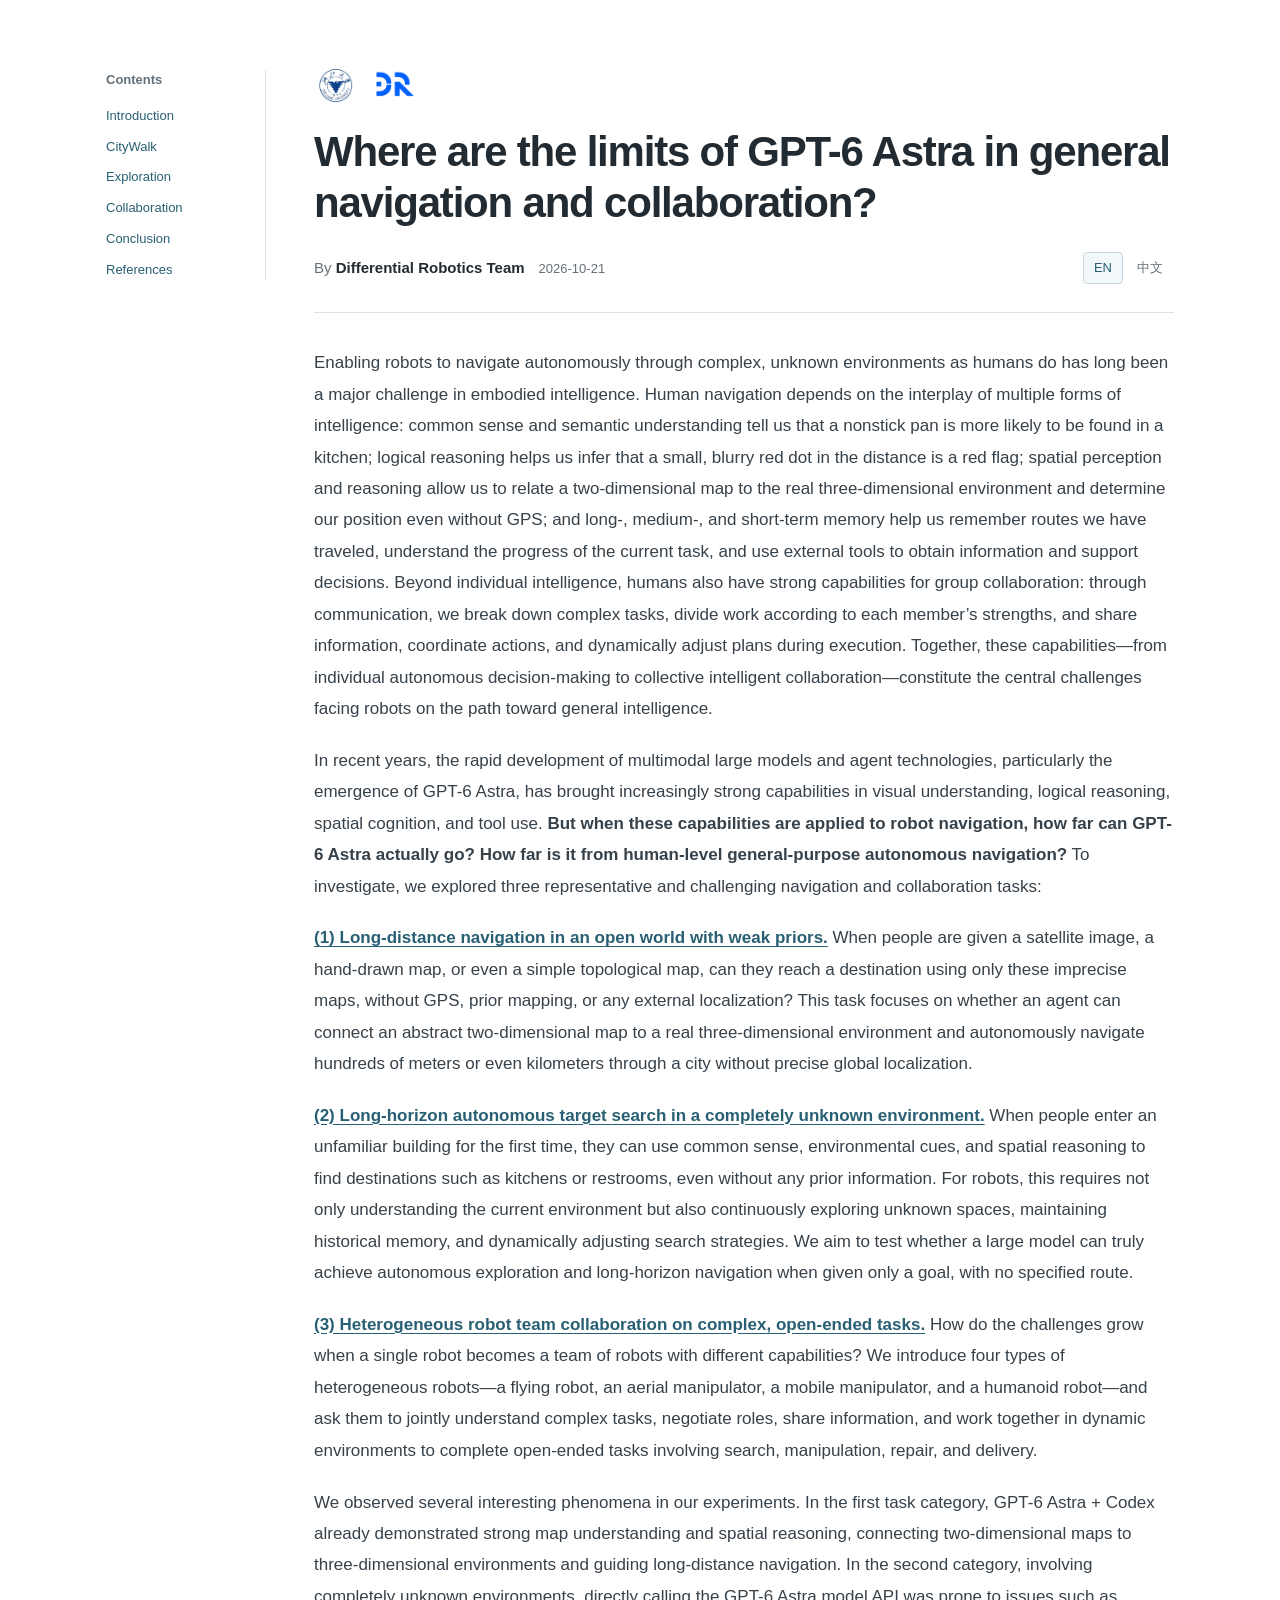
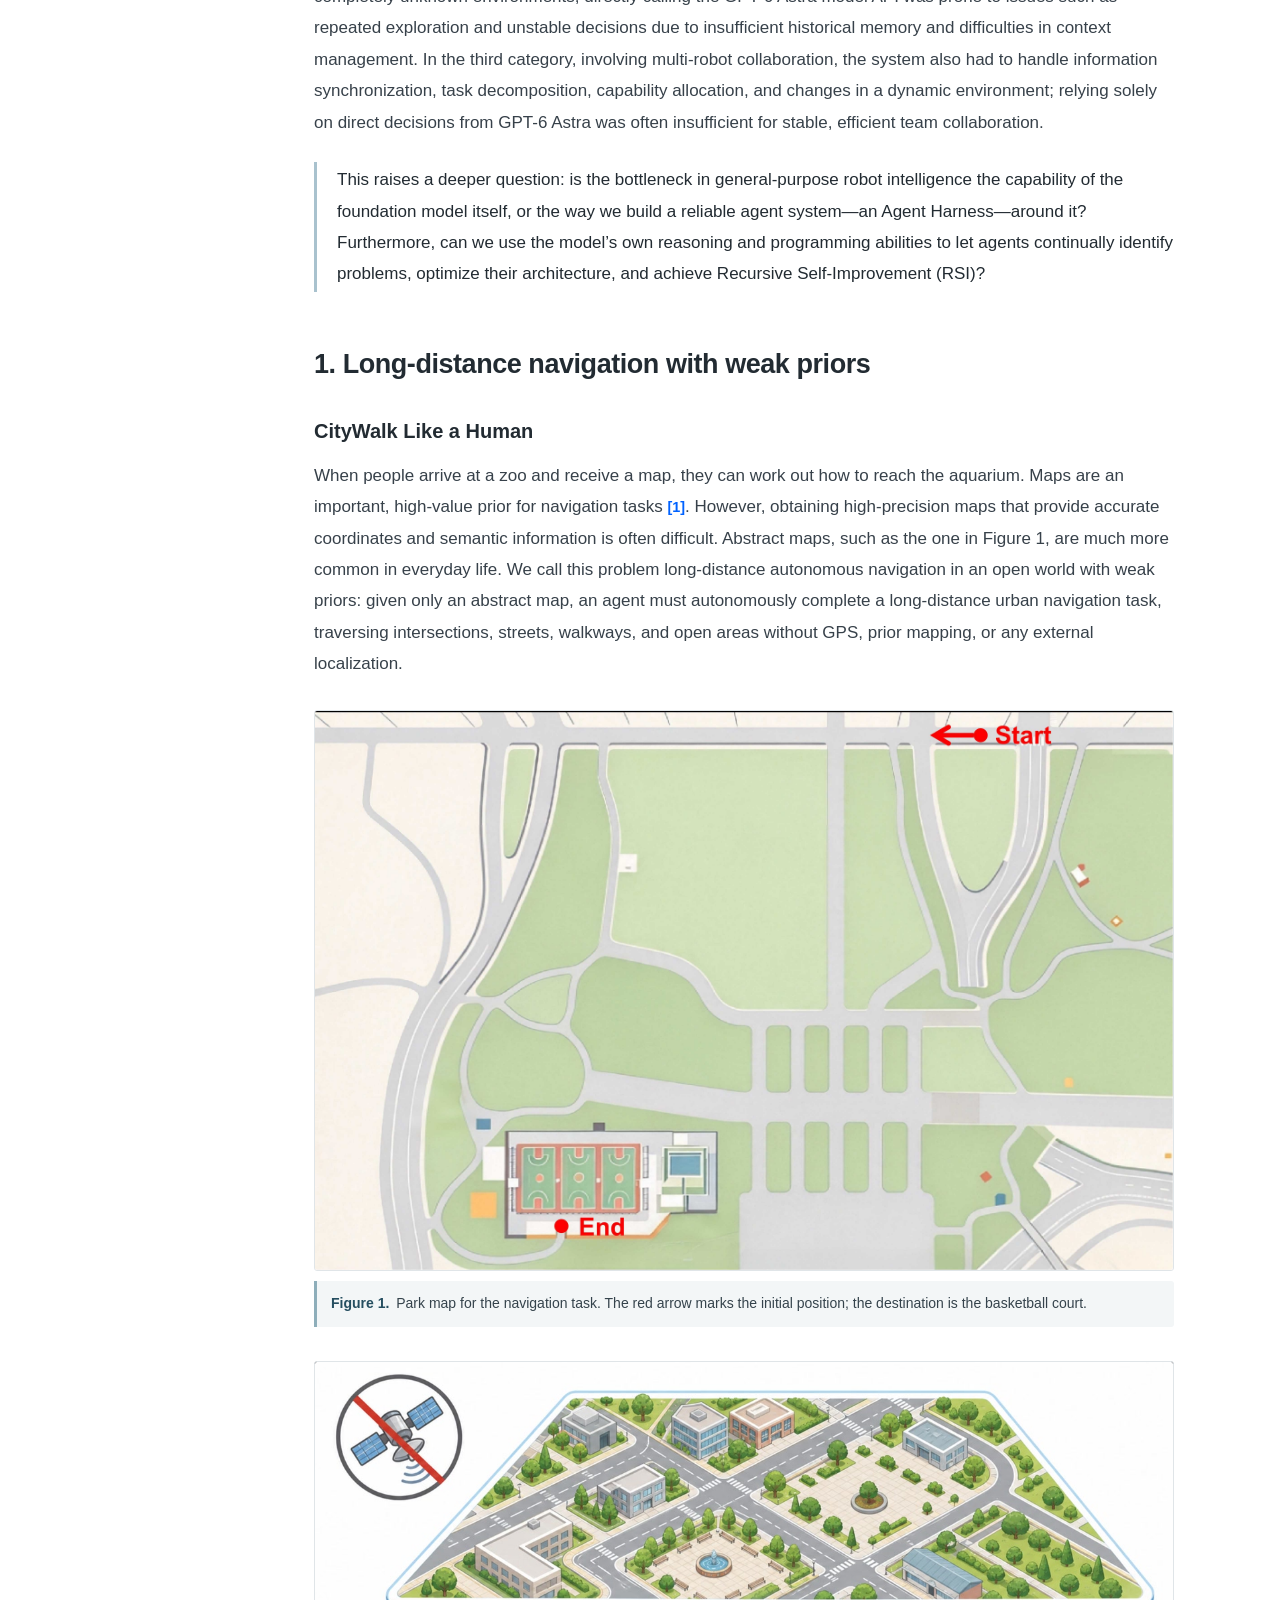
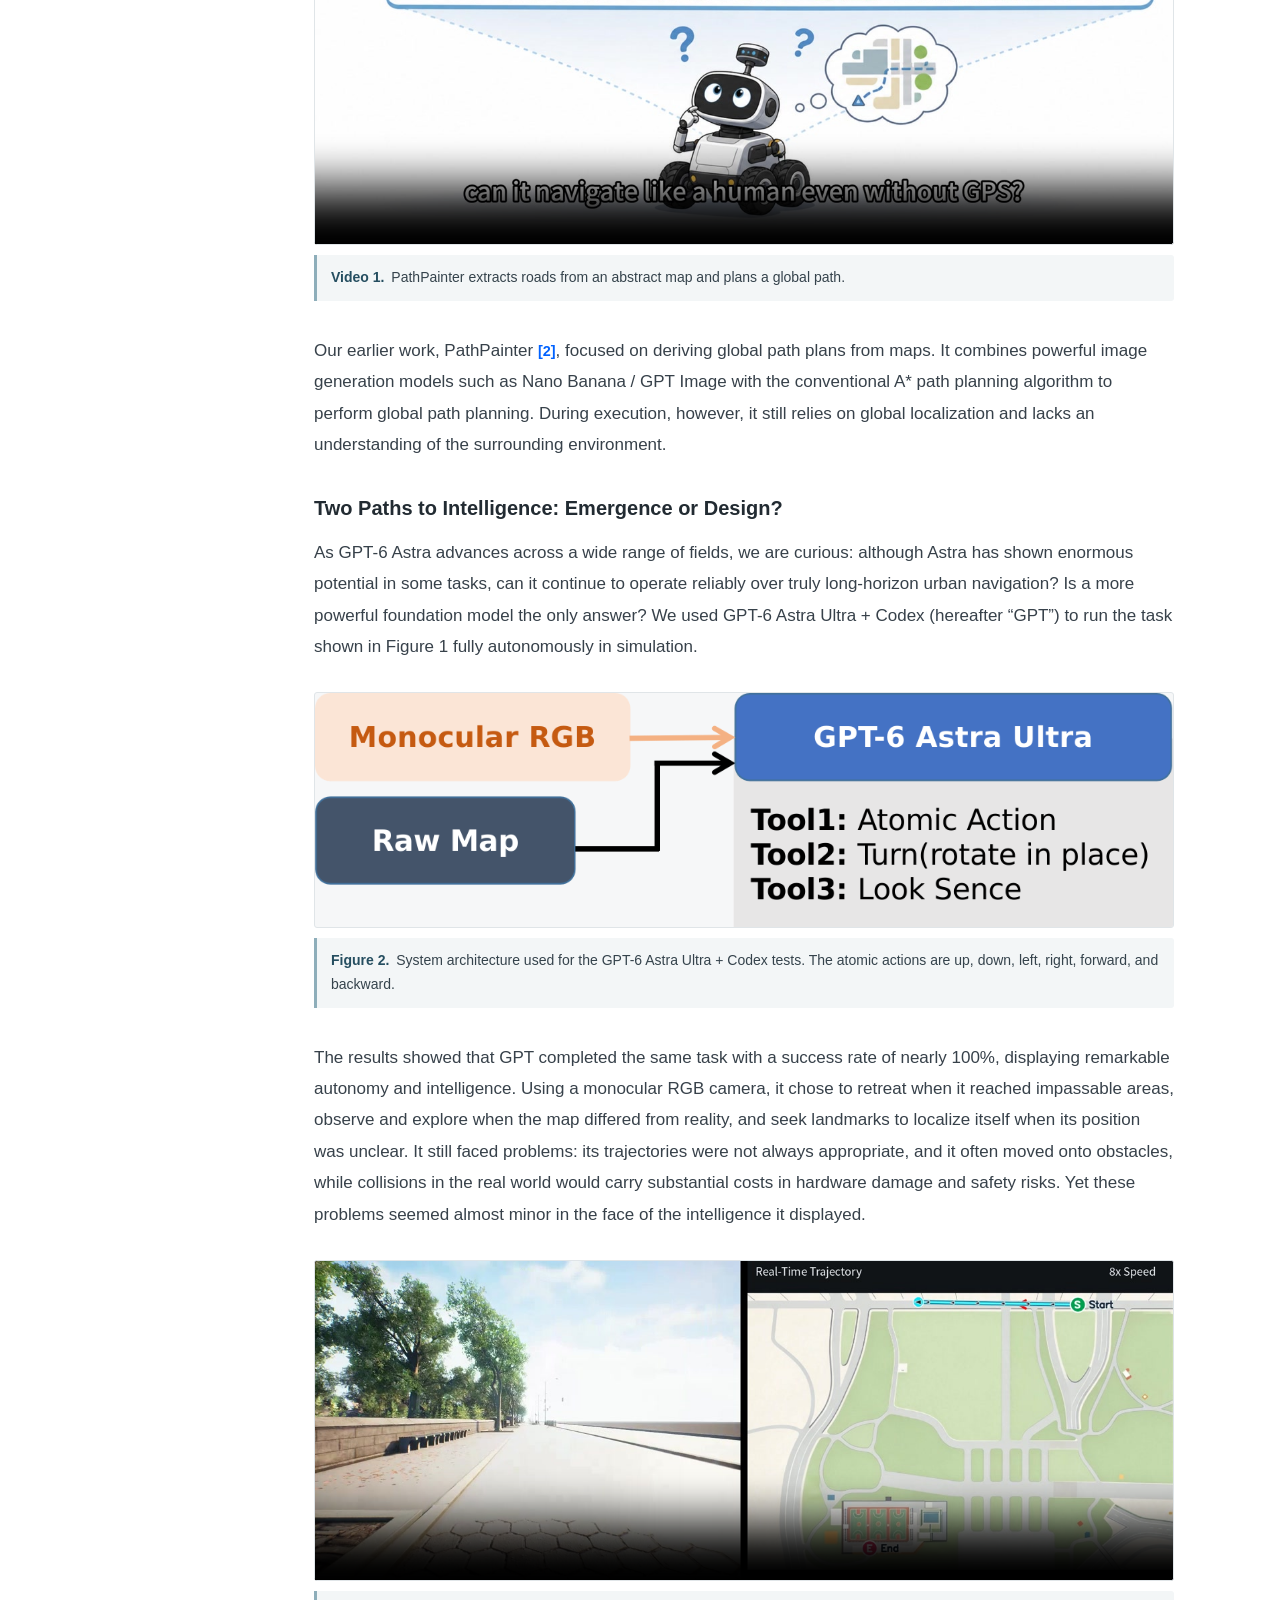
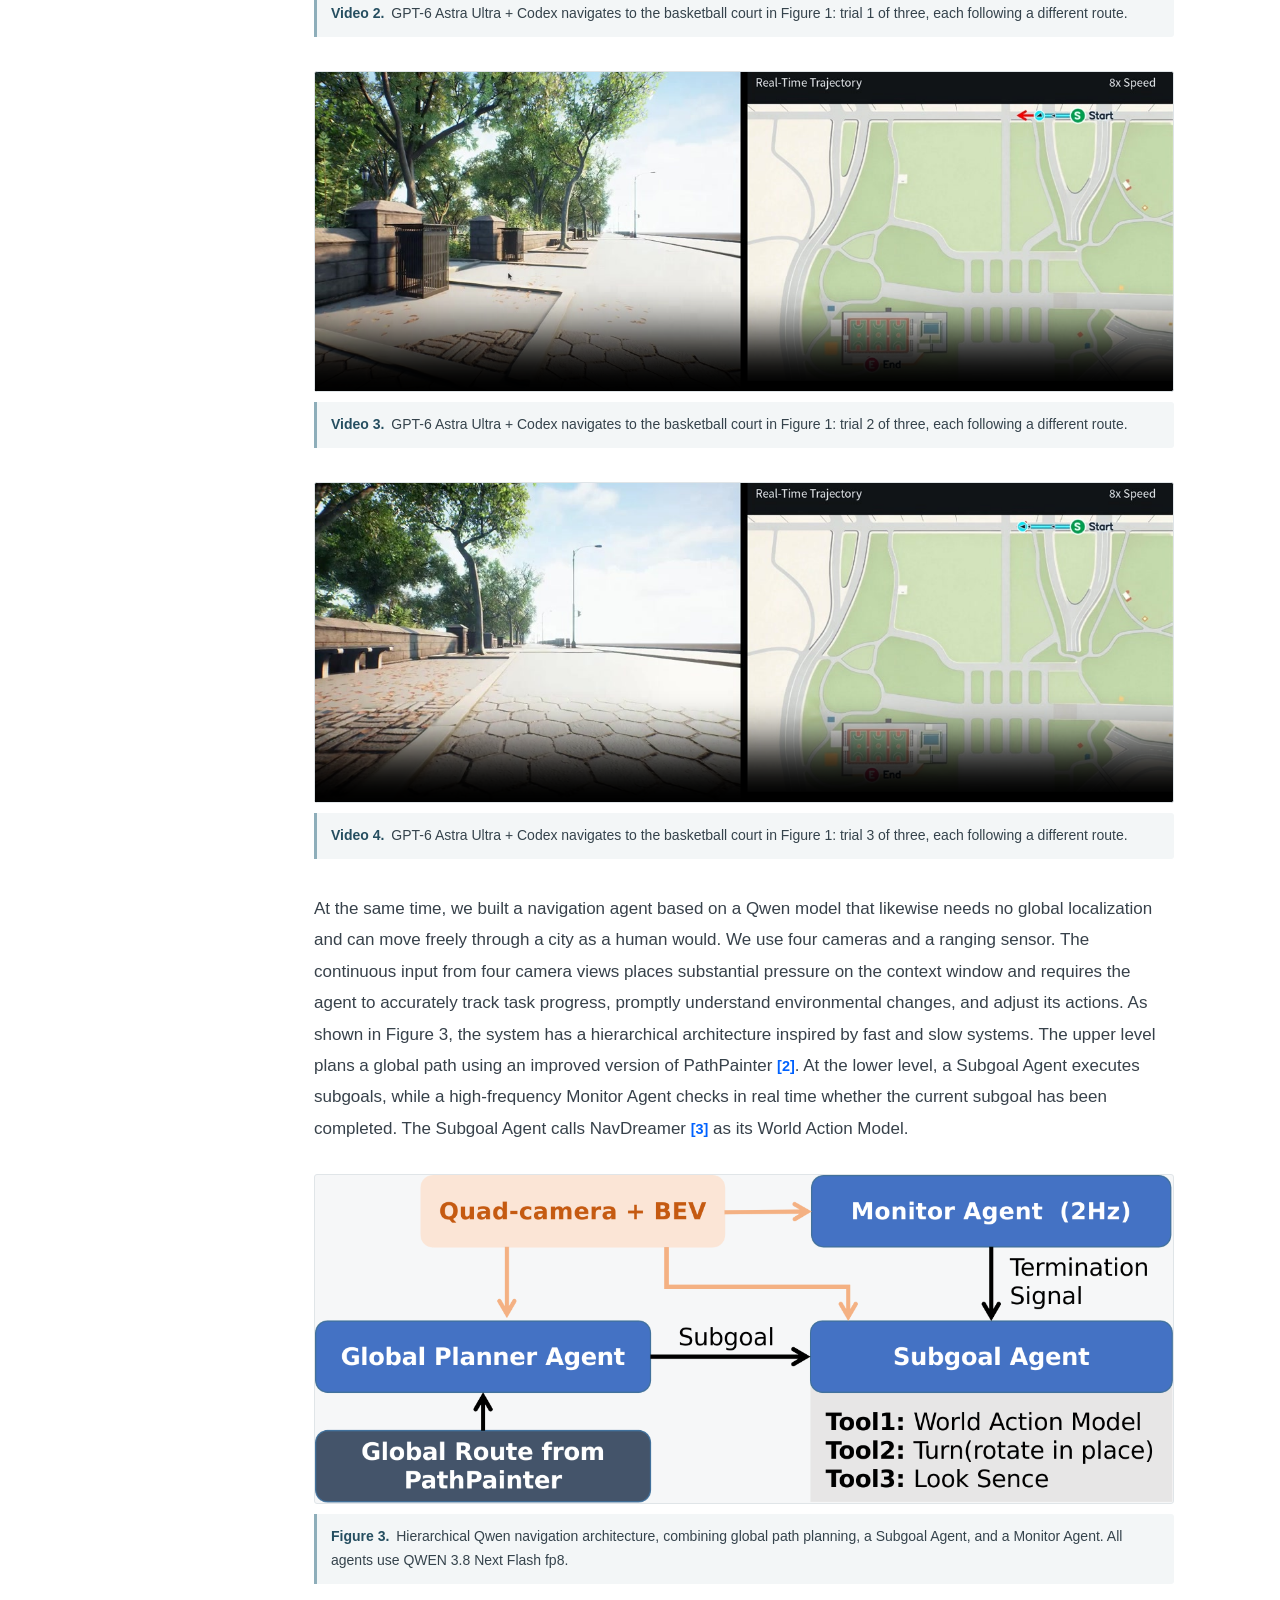
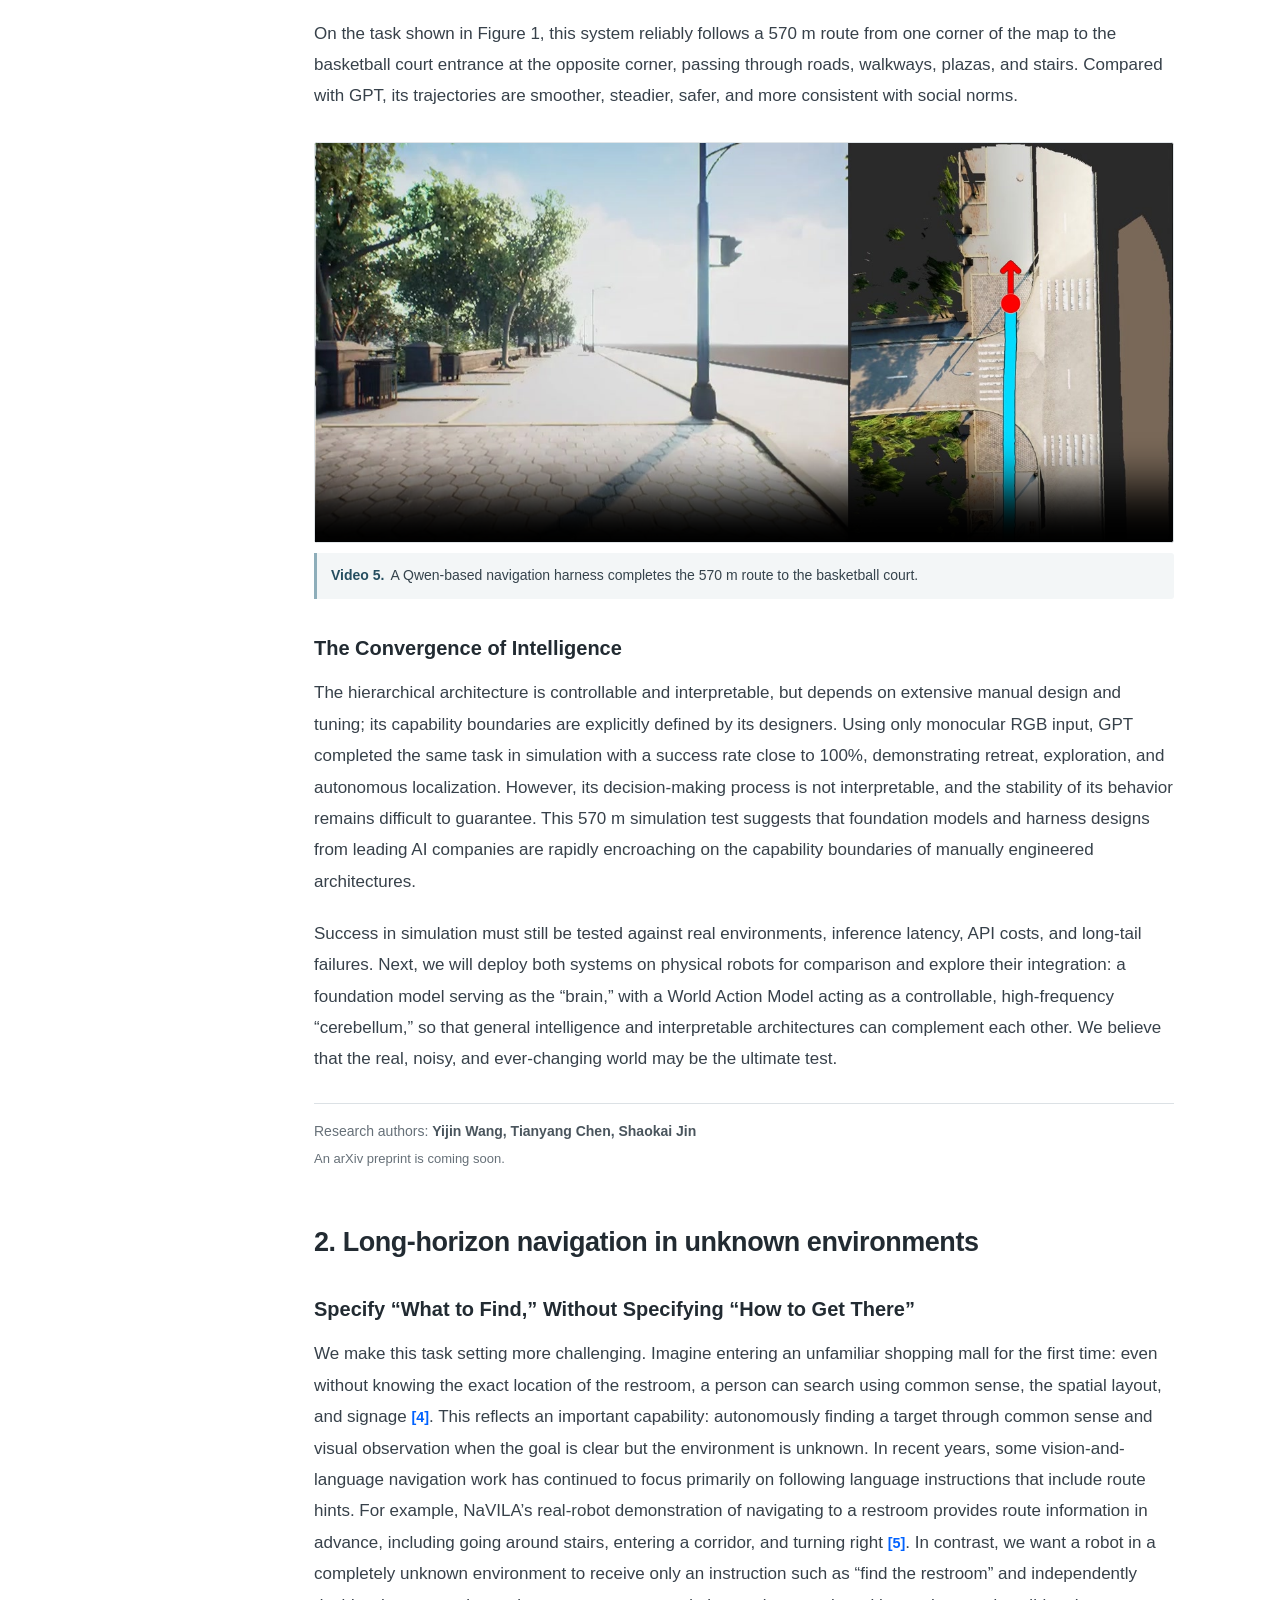
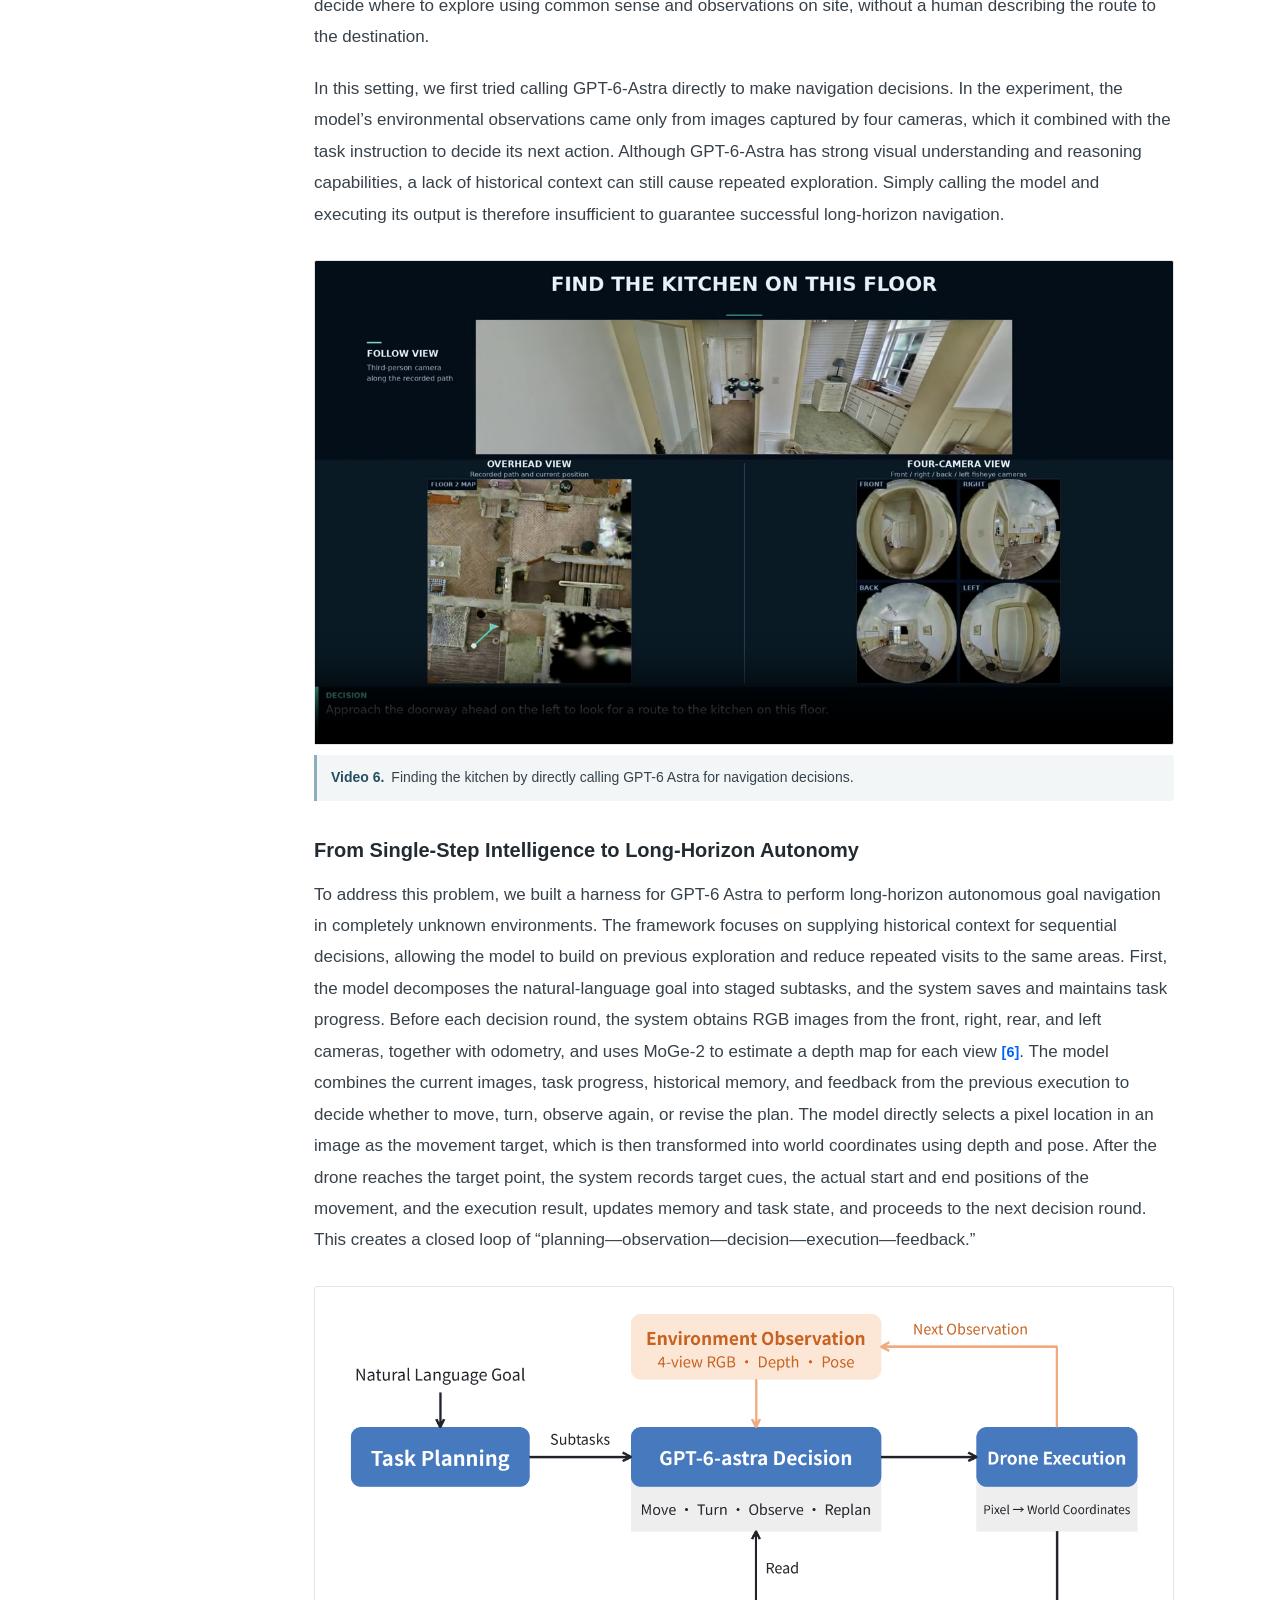
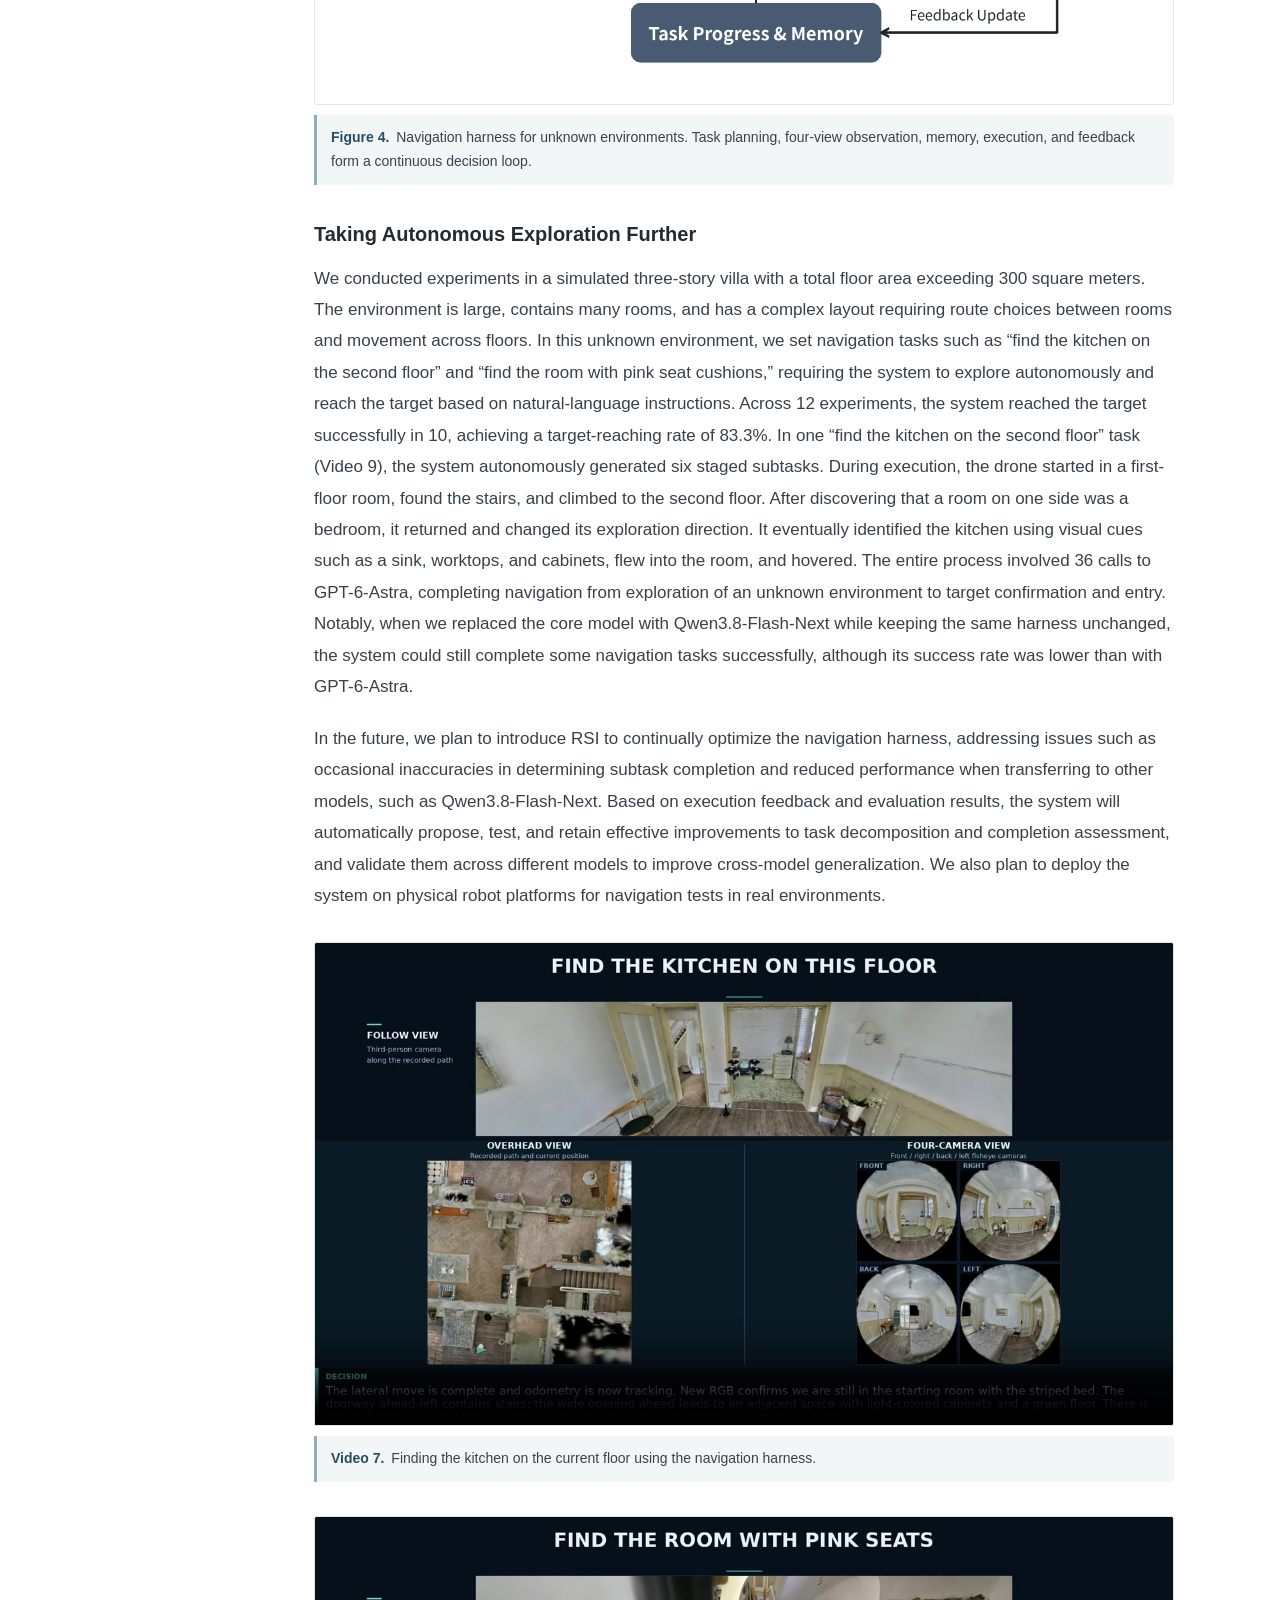
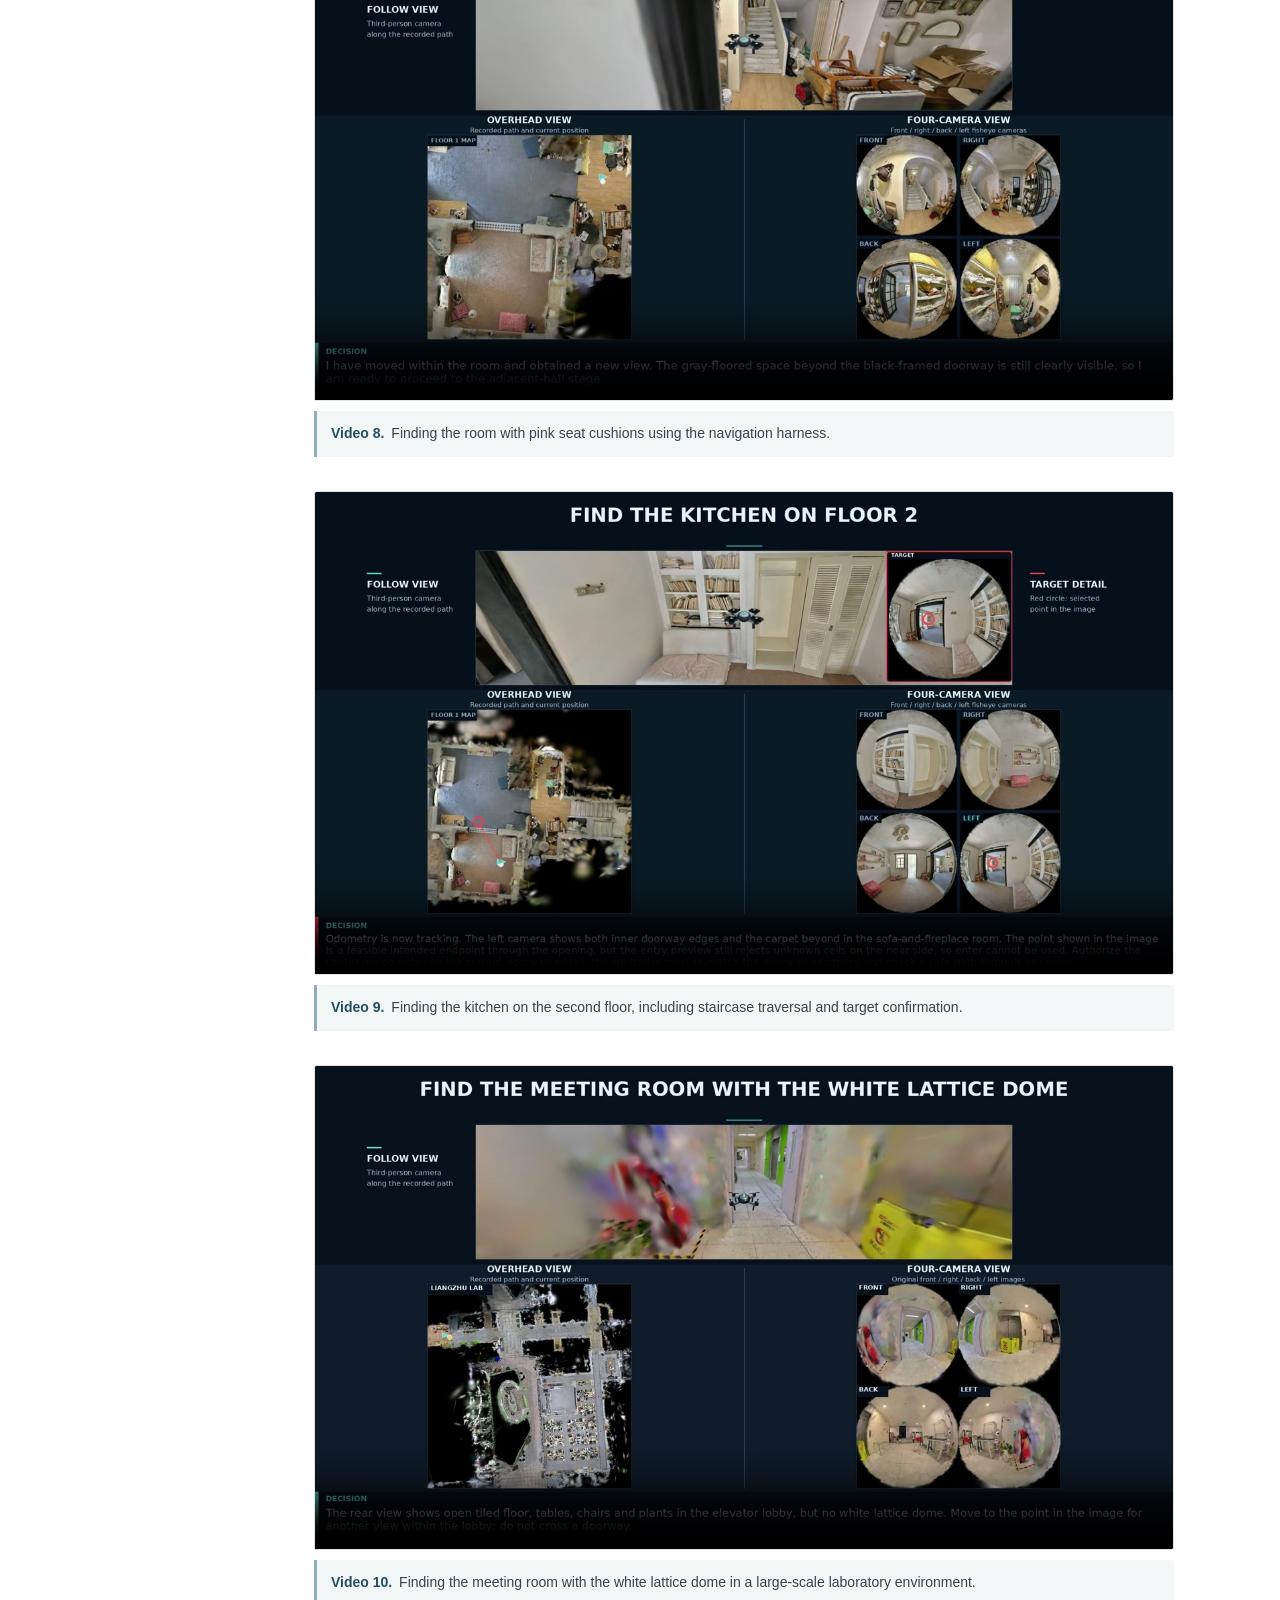
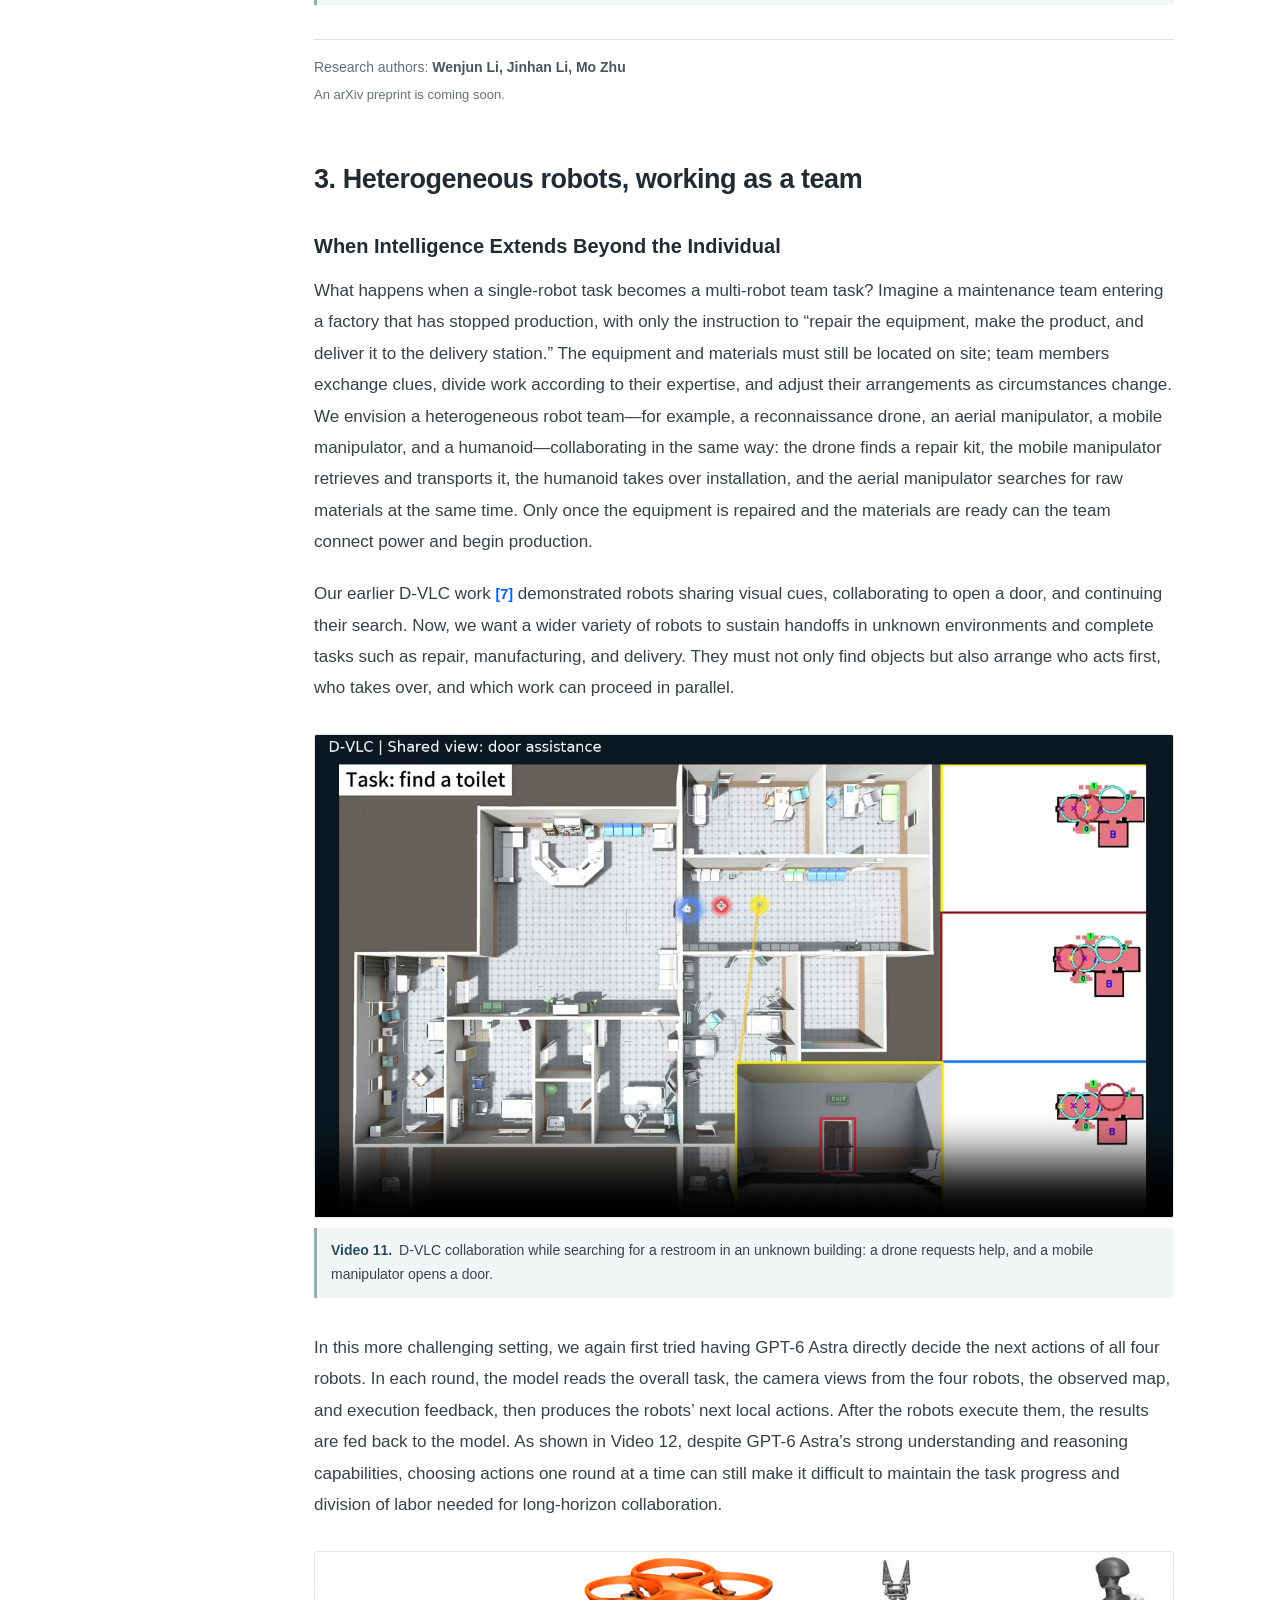
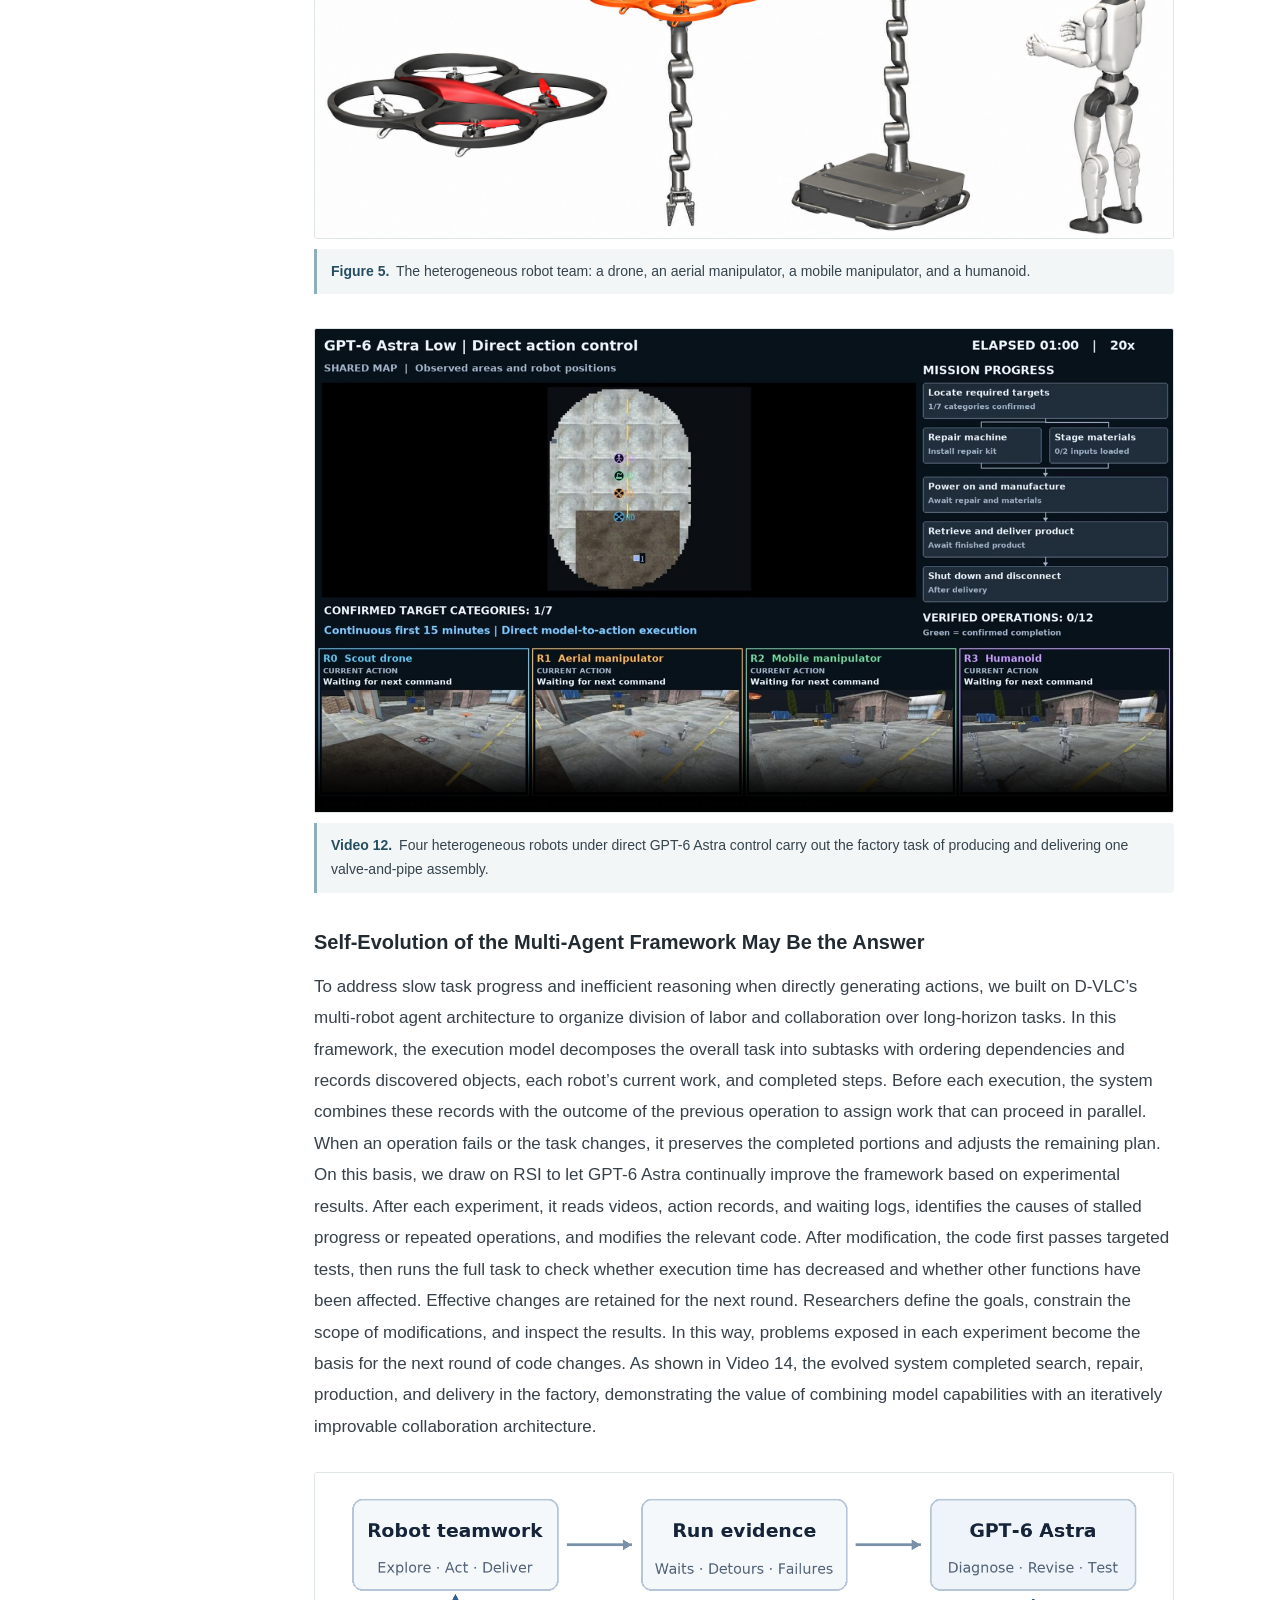
<file: blog/gpt6-astra-navigation/index.html>
<!doctype html>
<html lang="en">
<head>
  <meta charset="utf-8">
  <meta name="viewport" content="width=device-width,initial-scale=1">
  <meta name="theme-color" content="#ffffff">
  <meta name="author" content="Differential Robotics Team">
  <meta name="description" content="Three studies of GPT-6 Astra in robot navigation, by Differential Robotics Team. Read in English or Chinese.">
  <title>Where are the limits of GPT-6 Astra in general navigation and collaboration? · Differential Robotics Team</title>
  <link rel="canonical" href="https://wyz000.github.io/blog/gpt6-astra-navigation/">
  <meta property="og:type" content="article">
  <meta property="og:title" content="Where are the limits of GPT-6 Astra in general navigation and collaboration?">
  <meta property="og:description" content="Map-guided navigation, autonomous exploration, and multi-robot collaboration. Differential Robotics Team.">
  <meta property="og:url" content="https://wyz000.github.io/blog/gpt6-astra-navigation/">
  <style>
    :root{--ink:#222b32;--body:#37414a;--muted:#667078;--accent:#285f73;--dr-blue:#0062ff;--line:#dce1e5;--sans:-apple-system,BlinkMacSystemFont,"Segoe UI","PingFang SC","Microsoft YaHei",sans-serif}
    *{box-sizing:border-box}html{scroll-padding-top:30px}body{margin:0;background:#fff;color:var(--body);font-family:var(--sans);font-size:17px;line-height:1.85;-webkit-font-smoothing:antialiased}::selection{background:#dcecf2}a{color:var(--accent);text-underline-offset:3px}button{font:inherit;cursor:pointer}a:focus-visible,button:focus-visible{outline:2px solid var(--accent);outline-offset:4px}.page{width:min(860px,calc(100% - 48px));margin:auto}.article-header{padding:64px 0 28px;margin-bottom:34px;border-bottom:1px solid var(--line)}h1{margin:0 0 24px;color:var(--ink);font-size:42px;line-height:1.2;letter-spacing:-1.2px;font-weight:680}.meta-row{display:flex;align-items:center;justify-content:space-between;gap:18px}.byline{margin:0;font-size:15px;color:var(--muted)}.byline strong{color:var(--ink);font-weight:600}.language{display:flex;align-items:center;gap:3px;flex-shrink:0}.language button{font-size:13px;line-height:1.4;border:1px solid transparent;border-radius:4px;padding:6px 10px;background:transparent;color:var(--muted)}.language button[aria-pressed="true"]{color:var(--accent);border-color:#c8d7de;background:#f2f7f9}.language button:hover{color:var(--ink)}p{margin:0 0 1.2em}section{min-width:0}h2{margin:54px 0 22px;color:var(--ink);font-size:27px;line-height:1.4;font-weight:650;letter-spacing:-.45px}h3{margin:32px 0 14px;color:var(--ink);font-size:20px;line-height:1.5;font-weight:650}h4{font-size:18px;color:var(--ink)}.research-question{margin:24px 0;padding:2px 0 2px 20px;border-left:3px solid #a9c2ce;font-weight:500;color:var(--ink)}.research-question p:last-child{margin-bottom:0}.citation{color:var(--dr-blue);font-size:.85em;white-space:nowrap;text-decoration:none;font-weight:600}.article-figure,.recording{margin:30px 0 34px}figure img,figure video{display:block;width:100%;height:auto;max-width:100%;background:#f6f7f8;border:1px solid #e0e5e8;border-radius:3px}figure video{background:#14181c}figcaption{font-size:14px;line-height:1.7;color:#35434c;background:#f3f6f7;border-left:3px solid #8eaeba;padding:11px 14px;margin-top:10px;border-radius:0 3px 3px 0}.caption-label{font-weight:750;color:#254e60;margin-right:3px}.research-credits{margin:28px 0 4px;padding:16px 0 0;border-top:1px solid var(--line);font-size:14px;line-height:1.7;color:#4a555d}.research-credits p{margin:0 0 3px}.research-author-names{font-weight:600}.research-credits small{font-size:13px;color:var(--muted)}.closing-authors{margin-top:24px;font-size:15px;color:var(--ink);font-weight:550}.references{font-size:14px;line-height:1.7;overflow-wrap:anywhere}.references p{position:relative;padding-left:35px;margin-bottom:14px}.references a{color:var(--dr-blue)}.reference-label{position:absolute;left:0;color:var(--dr-blue);font-weight:650}.references [id]{scroll-margin-top:28px}.references [id]:target{background:#f0f5f7}.footer{margin-top:46px;padding:20px 0 42px;border-top:1px solid var(--line);display:flex;justify-content:flex-end;gap:20px;font-size:13px;color:var(--muted)}.footer a{color:inherit}.sr-only{position:absolute;width:1px;height:1px;padding:0;margin:-1px;overflow:hidden;clip:rect(0,0,0,0);white-space:nowrap;border:0}.skip-link{position:fixed;left:16px;top:10px;padding:8px 14px;transform:translateY(-150%);background:white;z-index:10}.skip-link:focus{transform:none}html[lang="zh-CN"] h1{font-size:39px;line-height:1.4;letter-spacing:0}html[lang="zh-CN"] body{line-height:1.95}html[lang="zh-CN"] h2{letter-spacing:0}
    .brand-mark{display:block;width:104px;height:auto;margin:0 0 20px}.byline{display:flex;align-items:baseline;flex-wrap:wrap;gap:4px 14px;min-width:0}.team-credit{min-width:0}.publish-date{white-space:nowrap;font-size:13px;color:var(--muted)}
    .page{width:min(1120px,calc(100% - 64px));display:grid;grid-template-columns:160px minmax(0,860px);column-gap:48px;justify-content:center}.article-header,#article,.footer{grid-column:2}.contents{grid-column:1;grid-row:1 / span 3;position:sticky;top:56px;align-self:start;display:flex;flex-direction:column;gap:10px;margin:70px 0 0;padding-right:18px;border-right:1px solid var(--line);font-size:13px;line-height:1.6}.contents-label{color:var(--muted);font-weight:600;margin-bottom:5px}.contents a{text-decoration:none}.contents a:hover{text-decoration:underline}.credit-label{font-weight:500;color:var(--muted)}
    @media(max-width:1000px){.page{display:block;width:min(860px,calc(100% - 48px))}.contents{position:static;flex-direction:row;flex-wrap:wrap;gap:7px 16px;margin:0 0 30px;padding:0;border:0}.contents-label{margin-bottom:0}.article-header{margin-bottom:22px}}
    @media(max-width:600px){.brand-mark{width:92px;margin-bottom:18px}.publish-date{font-size:12px}body{font-size:16px;line-height:1.85}.page{width:calc(100% - 36px)}.article-header{padding-top:34px;margin-bottom:26px}h1{font-size:30px;letter-spacing:-.65px;line-height:1.25;margin-bottom:20px}html[lang="zh-CN"] h1{font-size:28px}.meta-row{align-items:flex-start;gap:12px}.byline{font-size:13px;line-height:1.65;max-width:210px}.language button{font-size:12px;padding:5px 8px}.contents{gap:6px 14px;margin-top:20px}h2{font-size:23px;margin-top:40px}h3{font-size:19px}figcaption{font-size:13px;padding:10px 12px}.article-figure,.recording{margin:24px 0 28px}.references{font-size:13px}.footer{margin-top:34px}}
    @media(prefers-reduced-motion:no-preference){html{scroll-behavior:smooth}}@media print{.language,.skip-link,.footer{display:none}.page{width:100%}.article-header{padding-top:0}body{font-size:11pt}figure{break-inside:avoid}}
  </style>
</head>
<body id="top">
  <a class="skip-link" href="#article" data-en="Skip to article" data-zh="跳转到正文">Skip to article</a>
  <main class="page">
    <header class="article-header">
      <img class="brand-mark" src="[data-uri]" width="960" height="399" alt="Zhejiang University and Differential Robotics">
      <h1 id="articleTitle">Where are the limits of GPT-6 Astra in general navigation and collaboration?</h1>
      <div class="meta-row">
        <p class="byline"><span class="team-credit"><span data-en="By" data-zh="作者">By</span> <strong>Differential Robotics Team</strong></span><time class="publish-date" datetime="2026-10-21">2026-10-21</time></p>
        <div class="language" role="group" aria-label="Reading language"><button type="button" data-lang="en" aria-pressed="true">EN</button><button type="button" data-lang="zh" aria-pressed="false">中文</button></div>
      </div>
    </header>
      <nav class="contents" aria-label="Table of contents"><span class="contents-label" data-en="Contents" data-zh="目录">Contents</span><a href="#introduction" data-en="Introduction" data-zh="引言">Introduction</a><a href="#citywalk" data-en="CityWalk" data-zh="CityWalk 导航">CityWalk</a><a href="#exploration" data-en="Exploration" data-zh="未知环境探索">Exploration</a><a href="#collaboration" data-en="Collaboration" data-zh="多机器人协同">Collaboration</a><a href="#conclusion" data-en="Conclusion" data-zh="结语">Conclusion</a><a href="#references" data-en="References" data-zh="参考文献">References</a></nav>
    <article id="article"><section id="introduction"><p class="lead">Enabling robots to navigate autonomously through complex, unknown environments as humans do has long been a major challenge in embodied intelligence. Human navigation depends on the interplay of multiple forms of intelligence: common sense and semantic understanding tell us that a nonstick pan is more likely to be found in a kitchen; logical reasoning helps us infer that a small, blurry red dot in the distance is a red flag; spatial perception and reasoning allow us to relate a two-dimensional map to the real three-dimensional environment and determine our position even without GPS; and long-, medium-, and short-term memory help us remember routes we have traveled, understand the progress of the current task, and use external tools to obtain information and support decisions. Beyond individual intelligence, humans also have strong capabilities for group collaboration: through communication, we break down complex tasks, divide work according to each member’s strengths, and share information, coordinate actions, and dynamically adjust plans during execution. Together, these capabilities—from individual autonomous decision-making to collective intelligent collaboration—constitute the central challenges facing robots on the path toward general intelligence.</p>
<p>In recent years, the rapid development of multimodal large models and agent technologies, particularly the emergence of GPT-6 Astra, has brought increasingly strong capabilities in visual understanding, logical reasoning, spatial cognition, and tool use. <strong>But when these capabilities are applied to robot navigation, how far can GPT-6 Astra actually go? How far is it from human-level general-purpose autonomous navigation?</strong> To investigate, we explored three representative and challenging navigation and collaboration tasks:</p>
<p><a href="#citywalk"><strong>(1) Long-distance navigation in an open world with weak priors.</strong></a> When people are given a satellite image, a hand-drawn map, or even a simple topological map, can they reach a destination using only these imprecise maps, without GPS, prior mapping, or any external localization? This task focuses on whether an agent can connect an abstract two-dimensional map to a real three-dimensional environment and autonomously navigate hundreds of meters or even kilometers through a city without precise global localization.</p>
<p><a href="#exploration"><strong>(2) Long-horizon autonomous target search in a completely unknown environment.</strong></a> When people enter an unfamiliar building for the first time, they can use common sense, environmental cues, and spatial reasoning to find destinations such as kitchens or restrooms, even without any prior information. For robots, this requires not only understanding the current environment but also continuously exploring unknown spaces, maintaining historical memory, and dynamically adjusting search strategies. We aim to test whether a large model can truly achieve autonomous exploration and long-horizon navigation when given only a goal, with no specified route.</p>
<p><a href="#collaboration"><strong>(3) Heterogeneous robot team collaboration on complex, open-ended tasks.</strong></a> How do the challenges grow when a single robot becomes a team of robots with different capabilities? We introduce four types of heterogeneous robots—a flying robot, an aerial manipulator, a mobile manipulator, and a humanoid robot—and ask them to jointly understand complex tasks, negotiate roles, share information, and work together in dynamic environments to complete open-ended tasks involving search, manipulation, repair, and delivery.</p>
<p>We observed several interesting phenomena in our experiments. In the first task category, GPT-6 Astra + Codex already demonstrated strong map understanding and spatial reasoning, connecting two-dimensional maps to three-dimensional environments and guiding long-distance navigation. In the second category, involving completely unknown environments, directly calling the GPT-6 Astra model API was prone to issues such as repeated exploration and unstable decisions due to insufficient historical memory and difficulties in context management. In the third category, involving multi-robot collaboration, the system also had to handle information synchronization, task decomposition, capability allocation, and changes in a dynamic environment; relying solely on direct decisions from GPT-6 Astra was often insufficient for stable, efficient team collaboration.</p>
<blockquote class="research-question">This raises a deeper question: is the bottleneck in general-purpose robot intelligence the capability of the foundation model itself, or the way we build a reliable agent system—an Agent Harness—around it? Furthermore, can we use the model’s own reasoning and programming abilities to let agents continually identify problems, optimize their architecture, and achieve Recursive Self-Improvement (RSI)?</blockquote></section>
<section id="citywalk"><h2>1. Long-distance navigation with weak priors</h2><h3>CityWalk Like a Human</h3>
<p>When people arrive at a zoo and receive a map, they can work out how to reach the aquarium. Maps are an important, high-value prior for navigation tasks <a class="citation" href="#ref-1">[1]</a>. However, obtaining high-precision maps that provide accurate coordinates and semantic information is often difficult. Abstract maps, such as the one in Figure 1, are much more common in everyday life. We call this problem long-distance autonomous navigation in an open world with weak priors: given only an abstract map, an agent must autonomously complete a long-distance urban navigation task, traversing intersections, streets, walkways, and open areas without GPS, prior mapping, or any external localization.</p>
<figure class="article-figure" data-figure="12" id="figure-1"><img src="assets/figure-01.jpg" width="3800" height="2476" loading="lazy" alt="Figure 1. Park map for the navigation task. The red arrow marks the initial position; the destination is the basketball court."><figcaption><strong class="caption-label">Figure 1.</strong> Park map for the navigation task. The red arrow marks the initial position; the destination is the basketball court.</figcaption></figure>
<figure class="recording" id="demo-01"><video controls preload="none" playsinline poster="assets/demo-01-poster.jpg" src="assets/demo-01.mp4" width="1920" height="1080" aria-label="PathPainter — global path planning"></video><figcaption><strong class="caption-label">Video 1.</strong> PathPainter extracts roads from an abstract map and plans a global path.</figcaption></figure>
<p>Our earlier work, PathPainter <a class="citation" href="#ref-2">[2]</a>, focused on deriving global path plans from maps. It combines powerful image generation models such as Nano Banana / GPT Image with the conventional A* path planning algorithm to perform global path planning. During execution, however, it still relies on global localization and lacks an understanding of the surrounding environment.</p>
<h3>Two Paths to Intelligence: Emergence or Design?</h3>
<p>As GPT-6 Astra advances across a wide range of fields, we are curious: although Astra has shown enormous potential in some tasks, can it continue to operate reliably over truly long-horizon urban navigation? Is a more powerful foundation model the only answer? We used GPT-6 Astra Ultra + Codex (hereafter “GPT”) to run the task shown in Figure 1 fully autonomously in simulation.</p>
<figure class="article-figure" data-figure="18" id="figure-2"><img src="assets/figure-02.png" width="1117" height="304" loading="lazy" alt="Figure 2. System architecture used for the GPT-6 Astra Ultra + Codex tests. The atomic actions are up, down, left, right, forward, and backward."><figcaption><strong class="caption-label">Figure 2.</strong> System architecture used for the GPT-6 Astra Ultra + Codex tests. The atomic actions are up, down, left, right, forward, and backward.</figcaption></figure>
<p>The results showed that GPT completed the same task with a success rate of nearly 100%, displaying remarkable autonomy and intelligence. Using a monocular RGB camera, it chose to retreat when it reached impassable areas, observe and explore when the map differed from reality, and seek landmarks to localize itself when its position was unclear. It still faced problems: its trajectories were not always appropriate, and it often moved onto obstacles, while collisions in the real world would carry substantial costs in hardware damage and safety risks. Yet these problems seemed almost minor in the face of the intelligence it displayed.</p>
<figure class="recording" id="demo-02"><video controls preload="none" playsinline poster="assets/demo-02-poster.jpg" src="assets/demo-02.mp4" width="1936" height="720" aria-label="Astra CityWalk — trial 1"></video><figcaption><strong class="caption-label">Video 2.</strong> GPT-6 Astra Ultra + Codex navigates to the basketball court in Figure 1: trial 1 of three, each following a different route.</figcaption></figure>
<figure class="recording" id="demo-03"><video controls preload="none" playsinline poster="assets/demo-03-poster.jpg" src="assets/demo-03.mp4" width="1936" height="720" aria-label="Astra CityWalk — trial 2"></video><figcaption><strong class="caption-label">Video 3.</strong> GPT-6 Astra Ultra + Codex navigates to the basketball court in Figure 1: trial 2 of three, each following a different route.</figcaption></figure>
<figure class="recording" id="demo-04"><video controls preload="none" playsinline poster="assets/demo-04-poster.jpg" src="assets/demo-04.mp4" width="1936" height="720" aria-label="Astra CityWalk — trial 3"></video><figcaption><strong class="caption-label">Video 4.</strong> GPT-6 Astra Ultra + Codex navigates to the basketball court in Figure 1: trial 3 of three, each following a different route.</figcaption></figure>
<p>At the same time, we built a navigation agent based on a Qwen model that likewise needs no global localization and can move freely through a city as a human would. We use four cameras and a ranging sensor. The continuous input from four camera views places substantial pressure on the context window and requires the agent to accurately track task progress, promptly understand environmental changes, and adjust its actions. As shown in Figure 3, the system has a hierarchical architecture inspired by fast and slow systems. The upper level plans a global path using an improved version of PathPainter <a class="citation" href="#ref-2">[2]</a>. At the lower level, a Subgoal Agent executes subgoals, while a high-frequency Monitor Agent checks in real time whether the current subgoal has been completed. The Subgoal Agent calls NavDreamer <a class="citation" href="#ref-3">[3]</a> as its World Action Model.</p>
<figure class="article-figure" data-figure="25" id="figure-3"><img src="assets/figure-03.png" width="1356" height="518" loading="lazy" alt="Figure 3. Hierarchical Qwen navigation architecture, combining global path planning, a Subgoal Agent, and a Monitor Agent. All agents use QWEN 3.8 Next Flash fp8."><figcaption><strong class="caption-label">Figure 3.</strong> Hierarchical Qwen navigation architecture, combining global path planning, a Subgoal Agent, and a Monitor Agent. All agents use QWEN 3.8 Next Flash fp8.</figcaption></figure>
<p>On the task shown in Figure 1, this system reliably follows a 570 m route from one corner of the map to the basketball court entrance at the opposite corner, passing through roads, walkways, plazas, and stairs. Compared with GPT, its trajectories are smoother, steadier, safer, and more consistent with social norms.</p>
<figure class="recording" id="demo-05"><video controls preload="none" playsinline poster="assets/demo-05-poster.jpg" src="assets/demo-05.mp4" width="2714" height="1264" aria-label="Qwen harness — 570 m CityWalk"></video><figcaption><strong class="caption-label">Video 5.</strong> A Qwen-based navigation harness completes the 570 m route to the basketball court.</figcaption></figure>
<h3>The Convergence of Intelligence</h3>
<p>The hierarchical architecture is controllable and interpretable, but depends on extensive manual design and tuning; its capability boundaries are explicitly defined by its designers. Using only monocular RGB input, GPT completed the same task in simulation with a success rate close to 100%, demonstrating retreat, exploration, and autonomous localization. However, its decision-making process is not interpretable, and the stability of its behavior remains difficult to guarantee. This 570 m simulation test suggests that foundation models and harness designs from leading AI companies are rapidly encroaching on the capability boundaries of manually engineered architectures.</p>
<p>Success in simulation must still be tested against real environments, inference latency, API costs, and long-tail failures. Next, we will deploy both systems on physical robots for comparison and explore their integration: a foundation model serving as the “brain,” with a World Action Model acting as a controllable, high-frequency “cerebellum,” so that general intelligence and interpretable architectures can complement each other. We believe that the real, noisy, and ever-changing world may be the ultimate test.</p>
<div class="research-credits"><p><span class="credit-label">Research authors:</span> <strong class="research-author-names">Yijin Wang, Tianyang Chen, Shaokai Jin</strong></p><small>An arXiv preprint is coming soon.</small></div></section>
<section id="exploration"><h2>2. Long-horizon navigation in unknown environments</h2><h3>Specify “What to Find,” Without Specifying “How to Get There”</h3>
<p>We make this task setting more challenging. Imagine entering an unfamiliar shopping mall for the first time: even without knowing the exact location of the restroom, a person can search using common sense, the spatial layout, and signage <a class="citation" href="#ref-4">[4]</a>. This reflects an important capability: autonomously finding a target through common sense and visual observation when the goal is clear but the environment is unknown. In recent years, some vision-and-language navigation work has continued to focus primarily on following language instructions that include route hints. For example, NaVILA’s real-robot demonstration of navigating to a restroom provides route information in advance, including going around stairs, entering a corridor, and turning right <a class="citation" href="#ref-5">[5]</a>. In contrast, we want a robot in a completely unknown environment to receive only an instruction such as “find the restroom” and independently decide where to explore using common sense and observations on site, without a human describing the route to the destination.</p>
<p>In this setting, we first tried calling GPT-6-Astra directly to make navigation decisions. In the experiment, the model’s environmental observations came only from images captured by four cameras, which it combined with the task instruction to decide its next action. Although GPT-6-Astra has strong visual understanding and reasoning capabilities, a lack of historical context can still cause repeated exploration. Simply calling the model and executing its output is therefore insufficient to guarantee successful long-horizon navigation.</p>
<figure class="recording" id="demo-06"><video controls preload="none" playsinline poster="assets/demo-06-poster.jpg" src="assets/demo-06.mp4" width="1920" height="1080" aria-label="Find the kitchen — direct GPT-6 Astra"></video><figcaption><strong class="caption-label">Video 6.</strong> Finding the kitchen by directly calling GPT-6 Astra for navigation decisions.</figcaption></figure>
<h3>From Single-Step Intelligence to Long-Horizon Autonomy</h3>
<p>To address this problem, we built a harness for GPT-6 Astra to perform long-horizon autonomous goal navigation in completely unknown environments. The framework focuses on supplying historical context for sequential decisions, allowing the model to build on previous exploration and reduce repeated visits to the same areas. First, the model decomposes the natural-language goal into staged subtasks, and the system saves and maintains task progress. Before each decision round, the system obtains RGB images from the front, right, rear, and left cameras, together with odometry, and uses MoGe-2 to estimate a depth map for each view <a class="citation" href="#ref-6">[6]</a>. The model combines the current images, task progress, historical memory, and feedback from the previous execution to decide whether to move, turn, observe again, or revise the plan. The model directly selects a pixel location in an image as the movement target, which is then transformed into world coordinates using depth and pose. After the drone reaches the target point, the system records target cues, the actual start and end positions of the movement, and the execution result, updates memory and task state, and proceeds to the next decision round. This creates a closed loop of “planning—observation—decision—execution—feedback.”</p>
<figure class="article-figure" data-figure="40" id="figure-4"><img src="assets/figure-04.png" width="2880" height="1400" loading="lazy" alt="Figure 4. Navigation harness for unknown environments. Task planning, four-view observation, memory, execution, and feedback form a continuous decision loop."><figcaption><strong class="caption-label">Figure 4.</strong> Navigation harness for unknown environments. Task planning, four-view observation, memory, execution, and feedback form a continuous decision loop.</figcaption></figure>
<h3>Taking Autonomous Exploration Further</h3>
<p>We conducted experiments in a simulated three-story villa with a total floor area exceeding 300 square meters. The environment is large, contains many rooms, and has a complex layout requiring route choices between rooms and movement across floors. In this unknown environment, we set navigation tasks such as “find the kitchen on the second floor” and “find the room with pink seat cushions,” requiring the system to explore autonomously and reach the target based on natural-language instructions. Across 12 experiments, the system reached the target successfully in 10, achieving a target-reaching rate of 83.3%. In one “find the kitchen on the second floor” task (Video 9), the system autonomously generated six staged subtasks. During execution, the drone started in a first-floor room, found the stairs, and climbed to the second floor. After discovering that a room on one side was a bedroom, it returned and changed its exploration direction. It eventually identified the kitchen using visual cues such as a sink, worktops, and cabinets, flew into the room, and hovered. The entire process involved 36 calls to GPT-6-Astra, completing navigation from exploration of an unknown environment to target confirmation and entry. Notably, when we replaced the core model with Qwen3.8-Flash-Next while keeping the same harness unchanged, the system could still complete some navigation tasks successfully, although its success rate was lower than with GPT-6-Astra.</p>
<p>In the future, we plan to introduce RSI to continually optimize the navigation harness, addressing issues such as occasional inaccuracies in determining subtask completion and reduced performance when transferring to other models, such as Qwen3.8-Flash-Next. Based on execution feedback and evaluation results, the system will automatically propose, test, and retain effective improvements to task decomposition and completion assessment, and validate them across different models to improve cross-model generalization. We also plan to deploy the system on physical robot platforms for navigation tests in real environments.</p>
<figure class="recording" id="demo-07"><video controls preload="none" playsinline poster="assets/demo-07-poster.jpg" src="assets/demo-07.mp4" width="1920" height="1080" aria-label="Find the kitchen on this floor"></video><figcaption><strong class="caption-label">Video 7.</strong> Finding the kitchen on the current floor using the navigation harness.</figcaption></figure>
<figure class="recording" id="demo-08"><video controls preload="none" playsinline poster="assets/demo-08-poster.jpg" src="assets/demo-08.mp4" width="1920" height="1080" aria-label="Find the room with pink seats"></video><figcaption><strong class="caption-label">Video 8.</strong> Finding the room with pink seat cushions using the navigation harness.</figcaption></figure>
<figure class="recording" id="demo-09"><video controls preload="none" playsinline poster="assets/demo-09-poster.jpg" src="assets/demo-09.mp4" width="1920" height="1080" aria-label="Find the kitchen on floor 2"></video><figcaption><strong class="caption-label">Video 9.</strong> Finding the kitchen on the second floor, including staircase traversal and target confirmation.</figcaption></figure>
<figure class="recording" id="demo-10"><video controls preload="none" playsinline poster="assets/demo-10-poster.jpg" src="assets/demo-10.mp4" width="1920" height="1080" aria-label="Find the meeting room with the white lattice dome"></video><figcaption><strong class="caption-label">Video 10.</strong> Finding the meeting room with the white lattice dome in a large-scale laboratory environment.</figcaption></figure>
<div class="research-credits"><p><span class="credit-label">Research authors:</span> <strong class="research-author-names">Wenjun Li, Jinhan Li, Mo Zhu</strong></p><small>An arXiv preprint is coming soon.</small></div></section>
<section id="collaboration"><h2>3. Heterogeneous robots, working as a team</h2><h3>When Intelligence Extends Beyond the Individual</h3>
<p>What happens when a single-robot task becomes a multi-robot team task? Imagine a maintenance team entering a factory that has stopped production, with only the instruction to “repair the equipment, make the product, and deliver it to the delivery station.” The equipment and materials must still be located on site; team members exchange clues, divide work according to their expertise, and adjust their arrangements as circumstances change. We envision a heterogeneous robot team—for example, a reconnaissance drone, an aerial manipulator, a mobile manipulator, and a humanoid—collaborating in the same way: the drone finds a repair kit, the mobile manipulator retrieves and transports it, the humanoid takes over installation, and the aerial manipulator searches for raw materials at the same time. Only once the equipment is repaired and the materials are ready can the team connect power and begin production.</p>
<p>Our earlier D-VLC work <a class="citation" href="#ref-7">[7]</a> demonstrated robots sharing visual cues, collaborating to open a door, and continuing their search. Now, we want a wider variety of robots to sustain handoffs in unknown environments and complete tasks such as repair, manufacturing, and delivery. They must not only find objects but also arrange who acts first, who takes over, and which work can proceed in parallel.</p>
<figure class="recording" id="demo-11"><video controls preload="none" playsinline poster="assets/demo-11-poster.jpg" src="assets/demo-11.mp4" width="1280" height="720" aria-label="D-VLC — collaborative door assistance"></video><figcaption><strong class="caption-label">Video 11.</strong> D-VLC collaboration while searching for a restroom in an unknown building: a drone requests help, and a mobile manipulator opens a door.</figcaption></figure>
<p>In this more challenging setting, we again first tried having GPT-6 Astra directly decide the next actions of all four robots. In each round, the model reads the overall task, the camera views from the four robots, the observed map, and execution feedback, then produces the robots’ next local actions. After the robots execute them, the results are fed back to the model. As shown in Video 12, despite GPT-6 Astra’s strong understanding and reasoning capabilities, choosing actions one round at a time can still make it difficult to maintain the task progress and division of labor needed for long-horizon collaboration.</p>
<figure class="article-figure" data-figure="58" id="figure-5"><img src="assets/figure-05.png" width="2172" height="724" loading="lazy" alt="Figure 5. The heterogeneous robot team: a drone, an aerial manipulator, a mobile manipulator, and a humanoid."><figcaption><strong class="caption-label">Figure 5.</strong> The heterogeneous robot team: a drone, an aerial manipulator, a mobile manipulator, and a humanoid.</figcaption></figure>
<figure class="recording" id="demo-12"><video controls preload="none" playsinline poster="assets/demo-12-poster.jpg" src="assets/demo-12.mp4" width="1920" height="1080" aria-label="Factory task — direct GPT-6 actions"></video><figcaption><strong class="caption-label">Video 12.</strong> Four heterogeneous robots under direct GPT-6 Astra control carry out the factory task of producing and delivering one valve-and-pipe assembly.</figcaption></figure>
<h3>Self-Evolution of the Multi-Agent Framework May Be the Answer</h3>
<p>To address slow task progress and inefficient reasoning when directly generating actions, we built on D-VLC’s multi-robot agent architecture to organize division of labor and collaboration over long-horizon tasks. In this framework, the execution model decomposes the overall task into subtasks with ordering dependencies and records discovered objects, each robot’s current work, and completed steps. Before each execution, the system combines these records with the outcome of the previous operation to assign work that can proceed in parallel. When an operation fails or the task changes, it preserves the completed portions and adjusts the remaining plan. On this basis, we draw on RSI to let GPT-6 Astra continually improve the framework based on experimental results. After each experiment, it reads videos, action records, and waiting logs, identifies the causes of stalled progress or repeated operations, and modifies the relevant code. After modification, the code first passes targeted tests, then runs the full task to check whether execution time has decreased and whether other functions have been affected. Effective changes are retained for the next round. Researchers define the goals, constrain the scope of modifications, and inspect the results. In this way, problems exposed in each experiment become the basis for the next round of code changes. As shown in Video 14, the evolved system completed search, repair, production, and delivery in the factory, demonstrating the value of combining model capabilities with an iteratively improvable collaboration architecture.</p>
<figure class="article-figure" data-figure="63" id="figure-6"><img src="assets/figure-06.png" width="1500" height="430" loading="lazy" alt="Figure 6. GPT-6 Astra-assisted iteration of the robot system, linking task decomposition, collaborative execution, and feedback-based correction."><figcaption><strong class="caption-label">Figure 6.</strong> GPT-6 Astra-assisted iteration of the robot system, linking task decomposition, collaborative execution, and feedback-based correction.</figcaption></figure>
<h3>Autonomous Collaboration Through Collective Intelligence</h3>
<p>We completed two full simulation experiments—a four-robot factory task and a two-story police station task—using the same frozen version of the code. The factory’s navigation map covers approximately 102 × 82 meters. Of the seven initial target categories, only the location of the delivery station was provided in advance. The model generated 12 subtasks with dependencies: repair and the preparation of two types of material could proceed in parallel, followed by connecting power, production, delivery, and disconnecting power. The robots executed 150 successful exploration skills and 12 successful non-exploration skills, completing the task in 12 minutes and 50 seconds. In the police station, each floor’s navigation map is approximately 50.5 × 50.5 meters, and the task involves 10 categories of objects. The model initially decomposed it into 22 subtasks, later adjusting this to 24 based on on-site feedback. These included selecting materials according to the work order and diagnosis, isolating equipment for repair, coordinated startup by two robots, quality inspection, delivery, and disconnecting power. The four robots executed 78 successful exploration skills and 24 successful non-exploration skills, completing the task in 14 minutes and 48 seconds. We also tested a task change midway through execution: in the factory task, after repair and preparation of the first set of materials but before power was connected, we interrupted the order and changed it from one assembly to two. The system preserved completed operations, prepared only the additional materials for the second assembly, and ultimately delivered 2/2 assemblies before shutting down and disconnecting power.</p>
<p>These results demonstrate the possibility of robots completing complex work as a team: members search for clues individually, share progress, and take over retrieval, transport, and manipulation according to their capabilities. The same code version completed different workflows in both the factory and the police station, also showing that by maintaining task dependencies and execution feedback, the collaboration framework can organize model capabilities into team actions that make sustained progress across scenarios. This provides a direction for our continued use of GPT-6-assisted RSI: enabling the system to accumulate evidence for improvements from each experiment and gradually adapt to longer tasks with more changes. In the future, we will continue RSI-style iteration to improve task efficiency and adaptation across environments, support heterogeneous robots dynamically joining or leaving the team and more task changes, and conduct physical experiments.</p>
<figure class="article-figure" data-figure="67" id="figure-7"><img src="assets/figure-07.png" width="1668" height="943" loading="lazy" alt="Figure 7. The two-story police-station simulation environment used for the four-robot collaboration task."><figcaption><strong class="caption-label">Figure 7.</strong> The two-story police-station simulation environment used for the four-robot collaboration task.</figcaption></figure>
<figure class="recording" id="demo-13"><video controls preload="none" playsinline poster="assets/demo-13-poster.jpg" src="assets/demo-13.mp4" width="1600" height="900" aria-label="Four-robot collaboration in the police station"></video><figcaption><strong class="caption-label">Video 13.</strong> Four heterogeneous robots collaborate in the police station to repair a cutting machine, make keys according to a work order, inspect and deliver them, and disconnect power.</figcaption></figure>
<figure class="article-figure" data-figure="69" id="figure-8"><img src="assets/figure-08.png" width="1600" height="1100" loading="lazy" alt="Figure 8. The factory simulation environment used for equipment repair, production, and delivery tasks."><figcaption><strong class="caption-label">Figure 8.</strong> The factory simulation environment used for equipment repair, production, and delivery tasks.</figcaption></figure>
<figure class="recording" id="demo-14"><video controls preload="none" playsinline poster="assets/demo-14-poster.jpg" src="assets/demo-14.mp4" width="1920" height="1080" aria-label="Factory task — evolved agent framework"></video><figcaption><strong class="caption-label">Video 14.</strong> Four heterogeneous robots complete the factory task using the evolved Agent RSI framework, covering search, repair, production, and delivery.</figcaption></figure>
<figure class="recording" id="demo-15"><video controls preload="none" playsinline poster="assets/demo-15-poster.jpg" src="assets/demo-15.mp4" width="1600" height="900" aria-label="Factory task — changing the order mid-run"></video><figcaption><strong class="caption-label">Video 15.</strong> The factory order changes from one valve-and-pipe assembly to two during execution. The team retains completed work, prepares the additional materials, and delivers both assemblies.</figcaption></figure>
<div class="research-credits"><p><span class="credit-label">Research authors:</span> <strong class="research-author-names">Yuan Zhou, Ruitong Lin, Xingxing Li, Shen Wang, Mo Zhu</strong></p><small>An arXiv preprint is coming soon.</small></div></section>
<section id="conclusion"><h2>Conclusion</h2><p>The results from long-distance navigation with weak priors, reasoning-based navigation in completely unknown environments, and distributed heterogeneous multi-robot collaboration indicate that GPT-6 Astra already possesses the complex reasoning and spatial understanding capabilities needed for general-purpose navigation. As tasks become more complex—for example, when coordinating multiple heterogeneous robots—they place greater demands on both model capabilities and the completeness of the Agent Harness. The emergence of GPT-6 Astra makes workflows spanning data, training, and closed-loop execution more flexible. Visual understanding and high-level decision-making that once required specially trained VLAs and complex engineering modules may now be achievable with general-purpose models combined with the memory, task management, and execution feedback provided by a harness. At the same time, the models’ ability to understand complex systems, modify code, and run automated tests <a class="citation" href="#ref-8">[8]</a> makes RSI a research direction worth exploring <a class="citation" href="#ref-9">[9]</a> <a class="citation" href="#ref-10">[10]</a>: it can accelerate engineering iteration and may also allow systems to gradually develop the ability to improve themselves. What truly merits research may be the problems that cannot easily be displaced by increases in model scale and capability, together with broadly applicable methods for solving them. Moreover, robotics research must ultimately return to the real world. Simulation and offline metrics reveal only part of the picture; closed-loop validation on physical robots offers a stronger test of practical effectiveness, robustness, and generalization. More convincing than impressive experimental numbers is whether a system can reliably complete tasks in complex real environments.</p><p class="closing-authors"><span class="credit-label">Project leads:</span> Yuze Wu, Fei Gao, Xin Zhou</p></section>
<section id="references"><h2>References</h2><div class="references"><p id="ref-1"><span class="reference-label">[1]</span> Li, Anqi, et al. &quot;Urbanvla: A vision-language-action model for urban micromobility.&quot; arXiv preprint <a href="https://arxiv.org/abs/2510.23576" target="_blank" rel="noopener noreferrer">arXiv:2510.23576 ↗</a> (2025).</p>
<p id="ref-2"><span class="reference-label">[2]</span> Wang, Yijin, et al. &quot;PathPainter: Transferring the Generalization Ability of Image Generation Models to Embodied Navigation.&quot; arXiv preprint <a href="https://arxiv.org/abs/2605.07496" target="_blank" rel="noopener noreferrer">arXiv:2605.07496 ↗</a> (2026).</p>
<p id="ref-3"><span class="reference-label">[3]</span> Huang, Xijie, et al. &quot;Navdreamer: Video models as zero-shot 3d navigators.&quot; IEEE Robotics and Automation Letters (2026).</p>
<p id="ref-4"><span class="reference-label">[4]</span> Shah, D., et al. Navigation with Large Language Models: Semantic Guesswork as a Heuristic for Planning. CoRL, 2023.</p>
<p id="ref-5"><span class="reference-label">[5]</span> Cheng, A., et al. NaVILA: Legged Robot Vision-Language-Action Model for Navigation. RSS, 2025.</p>
<p id="ref-6"><span class="reference-label">[6]</span> Wang, R., et al. MoGe-2: Accurate Monocular Geometry with Metric Scale and Sharp Details. NeurIPS, 2025.</p>
<p id="ref-7"><span class="reference-label">[7]</span> Zhou, Yuan, et al. &quot;D-VLC: Decentralized Vision-Language Collaboration for Heterogeneous Embodied Multi-Robot Systems in Unknown Environments.&quot; arXiv preprint <a href="https://arxiv.org/abs/2607.29009" target="_blank" rel="noopener noreferrer">arXiv:2607.29009 ↗</a> (2026).</p>
<p id="ref-8"><span class="reference-label">[8]</span> Yang, John, et al. &quot;<a href="https://arxiv.org/abs/2405.15793" target="_blank" rel="noopener noreferrer">SWE-agent: Agent-Computer Interfaces Enable Automated Software Engineering.</a>&quot; Advances in Neural Information Processing Systems 37 (2024): 50528-50652.</p>
<p id="ref-9"><span class="reference-label">[9]</span> Zhang, Jenny, et al. &quot;Hyperagents.&quot; arXiv preprint <a href="https://arxiv.org/abs/2603.19461" target="_blank" rel="noopener noreferrer">arXiv:2603.19461 ↗</a> (2026).</p>
<p id="ref-10"><span class="reference-label">[10]</span> Jenny Zhang, et al. &quot;Darwin Godel Machine: Open-Ended Evolution of Self-Improving Agents.&quot; arXiv preprint <a href="https://arxiv.org/abs/2505.22954" target="_blank" rel="noopener noreferrer">arXiv:2505.22954 ↗</a> (2025).</p></div></section></article>
    <footer class="footer"><a href="#top" data-en="Back to top ↑" data-zh="返回顶部 ↑">Back to top ↑</a></footer>
  </main>
  <p class="sr-only" role="status" id="languageAnnouncement"></p>
  <noscript><style>.language{display:none}</style></noscript>
  <script>
  const ARTICLES = {"en": "<section id=\"introduction\"><p class=\"lead\">Enabling robots to navigate autonomously through complex, unknown environments as humans do has long been a major challenge in embodied intelligence. Human navigation depends on the interplay of multiple forms of intelligence: common sense and semantic understanding tell us that a nonstick pan is more likely to be found in a kitchen; logical reasoning helps us infer that a small, blurry red dot in the distance is a red flag; spatial perception and reasoning allow us to relate a two-dimensional map to the real three-dimensional environment and determine our position even without GPS; and long-, medium-, and short-term memory help us remember routes we have traveled, understand the progress of the current task, and use external tools to obtain information and support decisions. Beyond individual intelligence, humans also have strong capabilities for group collaboration: through communication, we break down complex tasks, divide work according to each member’s strengths, and share information, coordinate actions, and dynamically adjust plans during execution. Together, these capabilities—from individual autonomous decision-making to collective intelligent collaboration—constitute the central challenges facing robots on the path toward general intelligence.<\/p>\n<p>In recent years, the rapid development of multimodal large models and agent technologies, particularly the emergence of GPT-6 Astra, has brought increasingly strong capabilities in visual understanding, logical reasoning, spatial cognition, and tool use. <strong>But when these capabilities are applied to robot navigation, how far can GPT-6 Astra actually go? How far is it from human-level general-purpose autonomous navigation?<\/strong> To investigate, we explored three representative and challenging navigation and collaboration tasks:<\/p>\n<p><a href=\"#citywalk\"><strong>(1) Long-distance navigation in an open world with weak priors.<\/strong><\/a> When people are given a satellite image, a hand-drawn map, or even a simple topological map, can they reach a destination using only these imprecise maps, without GPS, prior mapping, or any external localization? This task focuses on whether an agent can connect an abstract two-dimensional map to a real three-dimensional environment and autonomously navigate hundreds of meters or even kilometers through a city without precise global localization.<\/p>\n<p><a href=\"#exploration\"><strong>(2) Long-horizon autonomous target search in a completely unknown environment.<\/strong><\/a> When people enter an unfamiliar building for the first time, they can use common sense, environmental cues, and spatial reasoning to find destinations such as kitchens or restrooms, even without any prior information. For robots, this requires not only understanding the current environment but also continuously exploring unknown spaces, maintaining historical memory, and dynamically adjusting search strategies. We aim to test whether a large model can truly achieve autonomous exploration and long-horizon navigation when given only a goal, with no specified route.<\/p>\n<p><a href=\"#collaboration\"><strong>(3) Heterogeneous robot team collaboration on complex, open-ended tasks.<\/strong><\/a> How do the challenges grow when a single robot becomes a team of robots with different capabilities? We introduce four types of heterogeneous robots—a flying robot, an aerial manipulator, a mobile manipulator, and a humanoid robot—and ask them to jointly understand complex tasks, negotiate roles, share information, and work together in dynamic environments to complete open-ended tasks involving search, manipulation, repair, and delivery.<\/p>\n<p>We observed several interesting phenomena in our experiments. In the first task category, GPT-6 Astra + Codex already demonstrated strong map understanding and spatial reasoning, connecting two-dimensional maps to three-dimensional environments and guiding long-distance navigation. In the second category, involving completely unknown environments, directly calling the GPT-6 Astra model API was prone to issues such as repeated exploration and unstable decisions due to insufficient historical memory and difficulties in context management. In the third category, involving multi-robot collaboration, the system also had to handle information synchronization, task decomposition, capability allocation, and changes in a dynamic environment; relying solely on direct decisions from GPT-6 Astra was often insufficient for stable, efficient team collaboration.<\/p>\n<blockquote class=\"research-question\">This raises a deeper question: is the bottleneck in general-purpose robot intelligence the capability of the foundation model itself, or the way we build a reliable agent system—an Agent Harness—around it? Furthermore, can we use the model’s own reasoning and programming abilities to let agents continually identify problems, optimize their architecture, and achieve Recursive Self-Improvement (RSI)?<\/blockquote><\/section>\n<section id=\"citywalk\"><h2>1. Long-distance navigation with weak priors<\/h2><h3>CityWalk Like a Human<\/h3>\n<p>When people arrive at a zoo and receive a map, they can work out how to reach the aquarium. Maps are an important, high-value prior for navigation tasks <a class=\"citation\" href=\"#ref-1\">[1]<\/a>. However, obtaining high-precision maps that provide accurate coordinates and semantic information is often difficult. Abstract maps, such as the one in Figure 1, are much more common in everyday life. We call this problem long-distance autonomous navigation in an open world with weak priors: given only an abstract map, an agent must autonomously complete a long-distance urban navigation task, traversing intersections, streets, walkways, and open areas without GPS, prior mapping, or any external localization.<\/p>\n<figure class=\"article-figure\" data-figure=\"12\" id=\"figure-1\"><img src=\"assets/figure-01.jpg\" width=\"3800\" height=\"2476\" loading=\"lazy\" alt=\"Figure 1. Park map for the navigation task. The red arrow marks the initial position; the destination is the basketball court.\"><figcaption><strong class=\"caption-label\">Figure 1.<\/strong> Park map for the navigation task. The red arrow marks the initial position; the destination is the basketball court.<\/figcaption><\/figure>\n<figure class=\"recording\" id=\"demo-01\"><video controls preload=\"none\" playsinline poster=\"assets/demo-01-poster.jpg\" src=\"assets/demo-01.mp4\" width=\"1920\" height=\"1080\" aria-label=\"PathPainter — global path planning\"><\/video><figcaption><strong class=\"caption-label\">Video 1.<\/strong> PathPainter extracts roads from an abstract map and plans a global path.<\/figcaption><\/figure>\n<p>Our earlier work, PathPainter <a class=\"citation\" href=\"#ref-2\">[2]<\/a>, focused on deriving global path plans from maps. It combines powerful image generation models such as Nano Banana / GPT Image with the conventional A* path planning algorithm to perform global path planning. During execution, however, it still relies on global localization and lacks an understanding of the surrounding environment.<\/p>\n<h3>Two Paths to Intelligence: Emergence or Design?<\/h3>\n<p>As GPT-6 Astra advances across a wide range of fields, we are curious: although Astra has shown enormous potential in some tasks, can it continue to operate reliably over truly long-horizon urban navigation? Is a more powerful foundation model the only answer? We used GPT-6 Astra Ultra + Codex (hereafter “GPT”) to run the task shown in Figure 1 fully autonomously in simulation.<\/p>\n<figure class=\"article-figure\" data-figure=\"18\" id=\"figure-2\"><img src=\"assets/figure-02.png\" width=\"1117\" height=\"304\" loading=\"lazy\" alt=\"Figure 2. System architecture used for the GPT-6 Astra Ultra + Codex tests. The atomic actions are up, down, left, right, forward, and backward.\"><figcaption><strong class=\"caption-label\">Figure 2.<\/strong> System architecture used for the GPT-6 Astra Ultra + Codex tests. The atomic actions are up, down, left, right, forward, and backward.<\/figcaption><\/figure>\n<p>The results showed that GPT completed the same task with a success rate of nearly 100%, displaying remarkable autonomy and intelligence. Using a monocular RGB camera, it chose to retreat when it reached impassable areas, observe and explore when the map differed from reality, and seek landmarks to localize itself when its position was unclear. It still faced problems: its trajectories were not always appropriate, and it often moved onto obstacles, while collisions in the real world would carry substantial costs in hardware damage and safety risks. Yet these problems seemed almost minor in the face of the intelligence it displayed.<\/p>\n<figure class=\"recording\" id=\"demo-02\"><video controls preload=\"none\" playsinline poster=\"assets/demo-02-poster.jpg\" src=\"assets/demo-02.mp4\" width=\"1936\" height=\"720\" aria-label=\"Astra CityWalk — trial 1\"><\/video><figcaption><strong class=\"caption-label\">Video 2.<\/strong> GPT-6 Astra Ultra + Codex navigates to the basketball court in Figure 1: trial 1 of three, each following a different route.<\/figcaption><\/figure>\n<figure class=\"recording\" id=\"demo-03\"><video controls preload=\"none\" playsinline poster=\"assets/demo-03-poster.jpg\" src=\"assets/demo-03.mp4\" width=\"1936\" height=\"720\" aria-label=\"Astra CityWalk — trial 2\"><\/video><figcaption><strong class=\"caption-label\">Video 3.<\/strong> GPT-6 Astra Ultra + Codex navigates to the basketball court in Figure 1: trial 2 of three, each following a different route.<\/figcaption><\/figure>\n<figure class=\"recording\" id=\"demo-04\"><video controls preload=\"none\" playsinline poster=\"assets/demo-04-poster.jpg\" src=\"assets/demo-04.mp4\" width=\"1936\" height=\"720\" aria-label=\"Astra CityWalk — trial 3\"><\/video><figcaption><strong class=\"caption-label\">Video 4.<\/strong> GPT-6 Astra Ultra + Codex navigates to the basketball court in Figure 1: trial 3 of three, each following a different route.<\/figcaption><\/figure>\n<p>At the same time, we built a navigation agent based on a Qwen model that likewise needs no global localization and can move freely through a city as a human would. We use four cameras and a ranging sensor. The continuous input from four camera views places substantial pressure on the context window and requires the agent to accurately track task progress, promptly understand environmental changes, and adjust its actions. As shown in Figure 3, the system has a hierarchical architecture inspired by fast and slow systems. The upper level plans a global path using an improved version of PathPainter <a class=\"citation\" href=\"#ref-2\">[2]<\/a>. At the lower level, a Subgoal Agent executes subgoals, while a high-frequency Monitor Agent checks in real time whether the current subgoal has been completed. The Subgoal Agent calls NavDreamer <a class=\"citation\" href=\"#ref-3\">[3]<\/a> as its World Action Model.<\/p>\n<figure class=\"article-figure\" data-figure=\"25\" id=\"figure-3\"><img src=\"assets/figure-03.png\" width=\"1356\" height=\"518\" loading=\"lazy\" alt=\"Figure 3. Hierarchical Qwen navigation architecture, combining global path planning, a Subgoal Agent, and a Monitor Agent. All agents use QWEN 3.8 Next Flash fp8.\"><figcaption><strong class=\"caption-label\">Figure 3.<\/strong> Hierarchical Qwen navigation architecture, combining global path planning, a Subgoal Agent, and a Monitor Agent. All agents use QWEN 3.8 Next Flash fp8.<\/figcaption><\/figure>\n<p>On the task shown in Figure 1, this system reliably follows a 570 m route from one corner of the map to the basketball court entrance at the opposite corner, passing through roads, walkways, plazas, and stairs. Compared with GPT, its trajectories are smoother, steadier, safer, and more consistent with social norms.<\/p>\n<figure class=\"recording\" id=\"demo-05\"><video controls preload=\"none\" playsinline poster=\"assets/demo-05-poster.jpg\" src=\"assets/demo-05.mp4\" width=\"2714\" height=\"1264\" aria-label=\"Qwen harness — 570 m CityWalk\"><\/video><figcaption><strong class=\"caption-label\">Video 5.<\/strong> A Qwen-based navigation harness completes the 570 m route to the basketball court.<\/figcaption><\/figure>\n<h3>The Convergence of Intelligence<\/h3>\n<p>The hierarchical architecture is controllable and interpretable, but depends on extensive manual design and tuning; its capability boundaries are explicitly defined by its designers. Using only monocular RGB input, GPT completed the same task in simulation with a success rate close to 100%, demonstrating retreat, exploration, and autonomous localization. However, its decision-making process is not interpretable, and the stability of its behavior remains difficult to guarantee. This 570 m simulation test suggests that foundation models and harness designs from leading AI companies are rapidly encroaching on the capability boundaries of manually engineered architectures.<\/p>\n<p>Success in simulation must still be tested against real environments, inference latency, API costs, and long-tail failures. Next, we will deploy both systems on physical robots for comparison and explore their integration: a foundation model serving as the “brain,” with a World Action Model acting as a controllable, high-frequency “cerebellum,” so that general intelligence and interpretable architectures can complement each other. We believe that the real, noisy, and ever-changing world may be the ultimate test.<\/p>\n<div class=\"research-credits\"><p><span class=\"credit-label\">Research authors:<\/span> <strong class=\"research-author-names\">Yijin Wang, Tianyang Chen, Shaokai Jin<\/strong><\/p><small>An arXiv preprint is coming soon.<\/small><\/div><\/section>\n<section id=\"exploration\"><h2>2. Long-horizon navigation in unknown environments<\/h2><h3>Specify “What to Find,” Without Specifying “How to Get There”<\/h3>\n<p>We make this task setting more challenging. Imagine entering an unfamiliar shopping mall for the first time: even without knowing the exact location of the restroom, a person can search using common sense, the spatial layout, and signage <a class=\"citation\" href=\"#ref-4\">[4]<\/a>. This reflects an important capability: autonomously finding a target through common sense and visual observation when the goal is clear but the environment is unknown. In recent years, some vision-and-language navigation work has continued to focus primarily on following language instructions that include route hints. For example, NaVILA’s real-robot demonstration of navigating to a restroom provides route information in advance, including going around stairs, entering a corridor, and turning right <a class=\"citation\" href=\"#ref-5\">[5]<\/a>. In contrast, we want a robot in a completely unknown environment to receive only an instruction such as “find the restroom” and independently decide where to explore using common sense and observations on site, without a human describing the route to the destination.<\/p>\n<p>In this setting, we first tried calling GPT-6-Astra directly to make navigation decisions. In the experiment, the model’s environmental observations came only from images captured by four cameras, which it combined with the task instruction to decide its next action. Although GPT-6-Astra has strong visual understanding and reasoning capabilities, a lack of historical context can still cause repeated exploration. Simply calling the model and executing its output is therefore insufficient to guarantee successful long-horizon navigation.<\/p>\n<figure class=\"recording\" id=\"demo-06\"><video controls preload=\"none\" playsinline poster=\"assets/demo-06-poster.jpg\" src=\"assets/demo-06.mp4\" width=\"1920\" height=\"1080\" aria-label=\"Find the kitchen — direct GPT-6 Astra\"><\/video><figcaption><strong class=\"caption-label\">Video 6.<\/strong> Finding the kitchen by directly calling GPT-6 Astra for navigation decisions.<\/figcaption><\/figure>\n<h3>From Single-Step Intelligence to Long-Horizon Autonomy<\/h3>\n<p>To address this problem, we built a harness for GPT-6 Astra to perform long-horizon autonomous goal navigation in completely unknown environments. The framework focuses on supplying historical context for sequential decisions, allowing the model to build on previous exploration and reduce repeated visits to the same areas. First, the model decomposes the natural-language goal into staged subtasks, and the system saves and maintains task progress. Before each decision round, the system obtains RGB images from the front, right, rear, and left cameras, together with odometry, and uses MoGe-2 to estimate a depth map for each view <a class=\"citation\" href=\"#ref-6\">[6]<\/a>. The model combines the current images, task progress, historical memory, and feedback from the previous execution to decide whether to move, turn, observe again, or revise the plan. The model directly selects a pixel location in an image as the movement target, which is then transformed into world coordinates using depth and pose. After the drone reaches the target point, the system records target cues, the actual start and end positions of the movement, and the execution result, updates memory and task state, and proceeds to the next decision round. This creates a closed loop of “planning—observation—decision—execution—feedback.”<\/p>\n<figure class=\"article-figure\" data-figure=\"40\" id=\"figure-4\"><img src=\"assets/figure-04.png\" width=\"2880\" height=\"1400\" loading=\"lazy\" alt=\"Figure 4. Navigation harness for unknown environments. Task planning, four-view observation, memory, execution, and feedback form a continuous decision loop.\"><figcaption><strong class=\"caption-label\">Figure 4.<\/strong> Navigation harness for unknown environments. Task planning, four-view observation, memory, execution, and feedback form a continuous decision loop.<\/figcaption><\/figure>\n<h3>Taking Autonomous Exploration Further<\/h3>\n<p>We conducted experiments in a simulated three-story villa with a total floor area exceeding 300 square meters. The environment is large, contains many rooms, and has a complex layout requiring route choices between rooms and movement across floors. In this unknown environment, we set navigation tasks such as “find the kitchen on the second floor” and “find the room with pink seat cushions,” requiring the system to explore autonomously and reach the target based on natural-language instructions. Across 12 experiments, the system reached the target successfully in 10, achieving a target-reaching rate of 83.3%. In one “find the kitchen on the second floor” task (Video 9), the system autonomously generated six staged subtasks. During execution, the drone started in a first-floor room, found the stairs, and climbed to the second floor. After discovering that a room on one side was a bedroom, it returned and changed its exploration direction. It eventually identified the kitchen using visual cues such as a sink, worktops, and cabinets, flew into the room, and hovered. The entire process involved 36 calls to GPT-6-Astra, completing navigation from exploration of an unknown environment to target confirmation and entry. Notably, when we replaced the core model with Qwen3.8-Flash-Next while keeping the same harness unchanged, the system could still complete some navigation tasks successfully, although its success rate was lower than with GPT-6-Astra.<\/p>\n<p>In the future, we plan to introduce RSI to continually optimize the navigation harness, addressing issues such as occasional inaccuracies in determining subtask completion and reduced performance when transferring to other models, such as Qwen3.8-Flash-Next. Based on execution feedback and evaluation results, the system will automatically propose, test, and retain effective improvements to task decomposition and completion assessment, and validate them across different models to improve cross-model generalization. We also plan to deploy the system on physical robot platforms for navigation tests in real environments.<\/p>\n<figure class=\"recording\" id=\"demo-07\"><video controls preload=\"none\" playsinline poster=\"assets/demo-07-poster.jpg\" src=\"assets/demo-07.mp4\" width=\"1920\" height=\"1080\" aria-label=\"Find the kitchen on this floor\"><\/video><figcaption><strong class=\"caption-label\">Video 7.<\/strong> Finding the kitchen on the current floor using the navigation harness.<\/figcaption><\/figure>\n<figure class=\"recording\" id=\"demo-08\"><video controls preload=\"none\" playsinline poster=\"assets/demo-08-poster.jpg\" src=\"assets/demo-08.mp4\" width=\"1920\" height=\"1080\" aria-label=\"Find the room with pink seats\"><\/video><figcaption><strong class=\"caption-label\">Video 8.<\/strong> Finding the room with pink seat cushions using the navigation harness.<\/figcaption><\/figure>\n<figure class=\"recording\" id=\"demo-09\"><video controls preload=\"none\" playsinline poster=\"assets/demo-09-poster.jpg\" src=\"assets/demo-09.mp4\" width=\"1920\" height=\"1080\" aria-label=\"Find the kitchen on floor 2\"><\/video><figcaption><strong class=\"caption-label\">Video 9.<\/strong> Finding the kitchen on the second floor, including staircase traversal and target confirmation.<\/figcaption><\/figure>\n<figure class=\"recording\" id=\"demo-10\"><video controls preload=\"none\" playsinline poster=\"assets/demo-10-poster.jpg\" src=\"assets/demo-10.mp4\" width=\"1920\" height=\"1080\" aria-label=\"Find the meeting room with the white lattice dome\"><\/video><figcaption><strong class=\"caption-label\">Video 10.<\/strong> Finding the meeting room with the white lattice dome in a large-scale laboratory environment.<\/figcaption><\/figure>\n<div class=\"research-credits\"><p><span class=\"credit-label\">Research authors:<\/span> <strong class=\"research-author-names\">Wenjun Li, Jinhan Li, Mo Zhu<\/strong><\/p><small>An arXiv preprint is coming soon.<\/small><\/div><\/section>\n<section id=\"collaboration\"><h2>3. Heterogeneous robots, working as a team<\/h2><h3>When Intelligence Extends Beyond the Individual<\/h3>\n<p>What happens when a single-robot task becomes a multi-robot team task? Imagine a maintenance team entering a factory that has stopped production, with only the instruction to “repair the equipment, make the product, and deliver it to the delivery station.” The equipment and materials must still be located on site; team members exchange clues, divide work according to their expertise, and adjust their arrangements as circumstances change. We envision a heterogeneous robot team—for example, a reconnaissance drone, an aerial manipulator, a mobile manipulator, and a humanoid—collaborating in the same way: the drone finds a repair kit, the mobile manipulator retrieves and transports it, the humanoid takes over installation, and the aerial manipulator searches for raw materials at the same time. Only once the equipment is repaired and the materials are ready can the team connect power and begin production.<\/p>\n<p>Our earlier D-VLC work <a class=\"citation\" href=\"#ref-7\">[7]<\/a> demonstrated robots sharing visual cues, collaborating to open a door, and continuing their search. Now, we want a wider variety of robots to sustain handoffs in unknown environments and complete tasks such as repair, manufacturing, and delivery. They must not only find objects but also arrange who acts first, who takes over, and which work can proceed in parallel.<\/p>\n<figure class=\"recording\" id=\"demo-11\"><video controls preload=\"none\" playsinline poster=\"assets/demo-11-poster.jpg\" src=\"assets/demo-11.mp4\" width=\"1280\" height=\"720\" aria-label=\"D-VLC — collaborative door assistance\"><\/video><figcaption><strong class=\"caption-label\">Video 11.<\/strong> D-VLC collaboration while searching for a restroom in an unknown building: a drone requests help, and a mobile manipulator opens a door.<\/figcaption><\/figure>\n<p>In this more challenging setting, we again first tried having GPT-6 Astra directly decide the next actions of all four robots. In each round, the model reads the overall task, the camera views from the four robots, the observed map, and execution feedback, then produces the robots’ next local actions. After the robots execute them, the results are fed back to the model. As shown in Video 12, despite GPT-6 Astra’s strong understanding and reasoning capabilities, choosing actions one round at a time can still make it difficult to maintain the task progress and division of labor needed for long-horizon collaboration.<\/p>\n<figure class=\"article-figure\" data-figure=\"58\" id=\"figure-5\"><img src=\"assets/figure-05.png\" width=\"2172\" height=\"724\" loading=\"lazy\" alt=\"Figure 5. The heterogeneous robot team: a drone, an aerial manipulator, a mobile manipulator, and a humanoid.\"><figcaption><strong class=\"caption-label\">Figure 5.<\/strong> The heterogeneous robot team: a drone, an aerial manipulator, a mobile manipulator, and a humanoid.<\/figcaption><\/figure>\n<figure class=\"recording\" id=\"demo-12\"><video controls preload=\"none\" playsinline poster=\"assets/demo-12-poster.jpg\" src=\"assets/demo-12.mp4\" width=\"1920\" height=\"1080\" aria-label=\"Factory task — direct GPT-6 actions\"><\/video><figcaption><strong class=\"caption-label\">Video 12.<\/strong> Four heterogeneous robots under direct GPT-6 Astra control carry out the factory task of producing and delivering one valve-and-pipe assembly.<\/figcaption><\/figure>\n<h3>Self-Evolution of the Multi-Agent Framework May Be the Answer<\/h3>\n<p>To address slow task progress and inefficient reasoning when directly generating actions, we built on D-VLC’s multi-robot agent architecture to organize division of labor and collaboration over long-horizon tasks. In this framework, the execution model decomposes the overall task into subtasks with ordering dependencies and records discovered objects, each robot’s current work, and completed steps. Before each execution, the system combines these records with the outcome of the previous operation to assign work that can proceed in parallel. When an operation fails or the task changes, it preserves the completed portions and adjusts the remaining plan. On this basis, we draw on RSI to let GPT-6 Astra continually improve the framework based on experimental results. After each experiment, it reads videos, action records, and waiting logs, identifies the causes of stalled progress or repeated operations, and modifies the relevant code. After modification, the code first passes targeted tests, then runs the full task to check whether execution time has decreased and whether other functions have been affected. Effective changes are retained for the next round. Researchers define the goals, constrain the scope of modifications, and inspect the results. In this way, problems exposed in each experiment become the basis for the next round of code changes. As shown in Video 14, the evolved system completed search, repair, production, and delivery in the factory, demonstrating the value of combining model capabilities with an iteratively improvable collaboration architecture.<\/p>\n<figure class=\"article-figure\" data-figure=\"63\" id=\"figure-6\"><img src=\"assets/figure-06.png\" width=\"1500\" height=\"430\" loading=\"lazy\" alt=\"Figure 6. GPT-6 Astra-assisted iteration of the robot system, linking task decomposition, collaborative execution, and feedback-based correction.\"><figcaption><strong class=\"caption-label\">Figure 6.<\/strong> GPT-6 Astra-assisted iteration of the robot system, linking task decomposition, collaborative execution, and feedback-based correction.<\/figcaption><\/figure>\n<h3>Autonomous Collaboration Through Collective Intelligence<\/h3>\n<p>We completed two full simulation experiments—a four-robot factory task and a two-story police station task—using the same frozen version of the code. The factory’s navigation map covers approximately 102 × 82 meters. Of the seven initial target categories, only the location of the delivery station was provided in advance. The model generated 12 subtasks with dependencies: repair and the preparation of two types of material could proceed in parallel, followed by connecting power, production, delivery, and disconnecting power. The robots executed 150 successful exploration skills and 12 successful non-exploration skills, completing the task in 12 minutes and 50 seconds. In the police station, each floor’s navigation map is approximately 50.5 × 50.5 meters, and the task involves 10 categories of objects. The model initially decomposed it into 22 subtasks, later adjusting this to 24 based on on-site feedback. These included selecting materials according to the work order and diagnosis, isolating equipment for repair, coordinated startup by two robots, quality inspection, delivery, and disconnecting power. The four robots executed 78 successful exploration skills and 24 successful non-exploration skills, completing the task in 14 minutes and 48 seconds. We also tested a task change midway through execution: in the factory task, after repair and preparation of the first set of materials but before power was connected, we interrupted the order and changed it from one assembly to two. The system preserved completed operations, prepared only the additional materials for the second assembly, and ultimately delivered 2/2 assemblies before shutting down and disconnecting power.<\/p>\n<p>These results demonstrate the possibility of robots completing complex work as a team: members search for clues individually, share progress, and take over retrieval, transport, and manipulation according to their capabilities. The same code version completed different workflows in both the factory and the police station, also showing that by maintaining task dependencies and execution feedback, the collaboration framework can organize model capabilities into team actions that make sustained progress across scenarios. This provides a direction for our continued use of GPT-6-assisted RSI: enabling the system to accumulate evidence for improvements from each experiment and gradually adapt to longer tasks with more changes. In the future, we will continue RSI-style iteration to improve task efficiency and adaptation across environments, support heterogeneous robots dynamically joining or leaving the team and more task changes, and conduct physical experiments.<\/p>\n<figure class=\"article-figure\" data-figure=\"67\" id=\"figure-7\"><img src=\"assets/figure-07.png\" width=\"1668\" height=\"943\" loading=\"lazy\" alt=\"Figure 7. The two-story police-station simulation environment used for the four-robot collaboration task.\"><figcaption><strong class=\"caption-label\">Figure 7.<\/strong> The two-story police-station simulation environment used for the four-robot collaboration task.<\/figcaption><\/figure>\n<figure class=\"recording\" id=\"demo-13\"><video controls preload=\"none\" playsinline poster=\"assets/demo-13-poster.jpg\" src=\"assets/demo-13.mp4\" width=\"1600\" height=\"900\" aria-label=\"Four-robot collaboration in the police station\"><\/video><figcaption><strong class=\"caption-label\">Video 13.<\/strong> Four heterogeneous robots collaborate in the police station to repair a cutting machine, make keys according to a work order, inspect and deliver them, and disconnect power.<\/figcaption><\/figure>\n<figure class=\"article-figure\" data-figure=\"69\" id=\"figure-8\"><img src=\"assets/figure-08.png\" width=\"1600\" height=\"1100\" loading=\"lazy\" alt=\"Figure 8. The factory simulation environment used for equipment repair, production, and delivery tasks.\"><figcaption><strong class=\"caption-label\">Figure 8.<\/strong> The factory simulation environment used for equipment repair, production, and delivery tasks.<\/figcaption><\/figure>\n<figure class=\"recording\" id=\"demo-14\"><video controls preload=\"none\" playsinline poster=\"assets/demo-14-poster.jpg\" src=\"assets/demo-14.mp4\" width=\"1920\" height=\"1080\" aria-label=\"Factory task — evolved agent framework\"><\/video><figcaption><strong class=\"caption-label\">Video 14.<\/strong> Four heterogeneous robots complete the factory task using the evolved Agent RSI framework, covering search, repair, production, and delivery.<\/figcaption><\/figure>\n<figure class=\"recording\" id=\"demo-15\"><video controls preload=\"none\" playsinline poster=\"assets/demo-15-poster.jpg\" src=\"assets/demo-15.mp4\" width=\"1600\" height=\"900\" aria-label=\"Factory task — changing the order mid-run\"><\/video><figcaption><strong class=\"caption-label\">Video 15.<\/strong> The factory order changes from one valve-and-pipe assembly to two during execution. The team retains completed work, prepares the additional materials, and delivers both assemblies.<\/figcaption><\/figure>\n<div class=\"research-credits\"><p><span class=\"credit-label\">Research authors:<\/span> <strong class=\"research-author-names\">Yuan Zhou, Ruitong Lin, Xingxing Li, Shen Wang, Mo Zhu<\/strong><\/p><small>An arXiv preprint is coming soon.<\/small><\/div><\/section>\n<section id=\"conclusion\"><h2>Conclusion<\/h2><p>The results from long-distance navigation with weak priors, reasoning-based navigation in completely unknown environments, and distributed heterogeneous multi-robot collaboration indicate that GPT-6 Astra already possesses the complex reasoning and spatial understanding capabilities needed for general-purpose navigation. As tasks become more complex—for example, when coordinating multiple heterogeneous robots—they place greater demands on both model capabilities and the completeness of the Agent Harness. The emergence of GPT-6 Astra makes workflows spanning data, training, and closed-loop execution more flexible. Visual understanding and high-level decision-making that once required specially trained VLAs and complex engineering modules may now be achievable with general-purpose models combined with the memory, task management, and execution feedback provided by a harness. At the same time, the models’ ability to understand complex systems, modify code, and run automated tests <a class=\"citation\" href=\"#ref-8\">[8]<\/a> makes RSI a research direction worth exploring <a class=\"citation\" href=\"#ref-9\">[9]<\/a> <a class=\"citation\" href=\"#ref-10\">[10]<\/a>: it can accelerate engineering iteration and may also allow systems to gradually develop the ability to improve themselves. What truly merits research may be the problems that cannot easily be displaced by increases in model scale and capability, together with broadly applicable methods for solving them. Moreover, robotics research must ultimately return to the real world. Simulation and offline metrics reveal only part of the picture; closed-loop validation on physical robots offers a stronger test of practical effectiveness, robustness, and generalization. More convincing than impressive experimental numbers is whether a system can reliably complete tasks in complex real environments.<\/p><p class=\"closing-authors\"><span class=\"credit-label\">Project leads:<\/span> Yuze Wu, Fei Gao, Xin Zhou<\/p><\/section>\n<section id=\"references\"><h2>References<\/h2><div class=\"references\"><p id=\"ref-1\"><span class=\"reference-label\">[1]<\/span> Li, Anqi, et al. &quot;Urbanvla: A vision-language-action model for urban micromobility.&quot; arXiv preprint <a href=\"https://arxiv.org/abs/2510.23576\" target=\"_blank\" rel=\"noopener noreferrer\">arXiv:2510.23576 ↗<\/a> (2025).<\/p>\n<p id=\"ref-2\"><span class=\"reference-label\">[2]<\/span> Wang, Yijin, et al. &quot;PathPainter: Transferring the Generalization Ability of Image Generation Models to Embodied Navigation.&quot; arXiv preprint <a href=\"https://arxiv.org/abs/2605.07496\" target=\"_blank\" rel=\"noopener noreferrer\">arXiv:2605.07496 ↗<\/a> (2026).<\/p>\n<p id=\"ref-3\"><span class=\"reference-label\">[3]<\/span> Huang, Xijie, et al. &quot;Navdreamer: Video models as zero-shot 3d navigators.&quot; IEEE Robotics and Automation Letters (2026).<\/p>\n<p id=\"ref-4\"><span class=\"reference-label\">[4]<\/span> Shah, D., et al. Navigation with Large Language Models: Semantic Guesswork as a Heuristic for Planning. CoRL, 2023.<\/p>\n<p id=\"ref-5\"><span class=\"reference-label\">[5]<\/span> Cheng, A., et al. NaVILA: Legged Robot Vision-Language-Action Model for Navigation. RSS, 2025.<\/p>\n<p id=\"ref-6\"><span class=\"reference-label\">[6]<\/span> Wang, R., et al. MoGe-2: Accurate Monocular Geometry with Metric Scale and Sharp Details. NeurIPS, 2025.<\/p>\n<p id=\"ref-7\"><span class=\"reference-label\">[7]<\/span> Zhou, Yuan, et al. &quot;D-VLC: Decentralized Vision-Language Collaboration for Heterogeneous Embodied Multi-Robot Systems in Unknown Environments.&quot; arXiv preprint <a href=\"https://arxiv.org/abs/2607.29009\" target=\"_blank\" rel=\"noopener noreferrer\">arXiv:2607.29009 ↗<\/a> (2026).<\/p>\n<p id=\"ref-8\"><span class=\"reference-label\">[8]<\/span> Yang, John, et al. &quot;<a href=\"https://arxiv.org/abs/2405.15793\" target=\"_blank\" rel=\"noopener noreferrer\">SWE-agent: Agent-Computer Interfaces Enable Automated Software Engineering.<\/a>&quot; Advances in Neural Information Processing Systems 37 (2024): 50528-50652.<\/p>\n<p id=\"ref-9\"><span class=\"reference-label\">[9]<\/span> Zhang, Jenny, et al. &quot;Hyperagents.&quot; arXiv preprint <a href=\"https://arxiv.org/abs/2603.19461\" target=\"_blank\" rel=\"noopener noreferrer\">arXiv:2603.19461 ↗<\/a> (2026).<\/p>\n<p id=\"ref-10\"><span class=\"reference-label\">[10]<\/span> Jenny Zhang, et al. &quot;Darwin Godel Machine: Open-Ended Evolution of Self-Improving Agents.&quot; arXiv preprint <a href=\"https://arxiv.org/abs/2505.22954\" target=\"_blank\" rel=\"noopener noreferrer\">arXiv:2505.22954 ↗<\/a> (2025).<\/p><\/div><\/section>", "zh": "<section id=\"introduction\"><p class=\"lead\">如何让机器人像人类一样，在复杂、未知环境中实现自主导航，一直是具身智能领域的重要挑战。人类的导航能力依赖多种智能的协同：常识与语义理解让我们知道不粘锅更可能出现在厨房；逻辑推理帮助我们从远处模糊的红色小点推测出一面红旗；空间感知与推理使我们能够将二维地图与真实三维环境对应，即使没有 GPS 也能判断自身位置；长、中、短期记忆帮助我们记住走过的路线、理解当前任务进展，并借助外部工具获取信息、辅助决策。除了个体智能，人类还具备强大的群体协作能力，能够通过沟通拆解复杂任务，根据成员特长合理分工，并在执行过程中共享信息、协调行动、动态调整计划。从个体自主决策到群体智能协作，这些能力共同构成了机器人迈向通用智能的核心挑战。<\/p>\n<p>近年来，随着多模态大模型与智能体技术的快速发展，特别是 GPT-6 Astra 的出现，大模型在视觉理解、逻辑推理、空间认知及工具使用等方面展现出越来越强的能力。<strong>那么，当这些能力真正应用于机器人导航时，GPT-6 Astra 究竟能够做到什么程度？距离人类水平的通用自主导航还有多远？<\/strong>为此，我们尝试了三类有代表性且挑战性的导航与协作任务：<\/p>\n<p><a href=\"#citywalk\"><strong>（1）弱先验下的开放世界长距离导航。<\/strong><\/a> 当人类拿到一张卫星图、手绘地图甚至简单的拓扑图时，能否在没有GPS、预先建图和任何外部定位的情况下，仅凭这些不精确的地图找到目的地？这一任务重点考察智能体能否将抽象二维地图与真实三维环境建立联系，在缺乏精确全局定位的情况下，自主完成数百米乃至千米级的城市长程导航。<\/p>\n<p><a href=\"#exploration\"><strong>（2）完全未知环境下的长程自主目标搜寻。<\/strong><\/a> 当人类第一次进入陌生建筑，即使没有任何形式先验信息，也能依据常识、环境线索和空间推理寻找厨房、卫生间等目标。对于机器人而言，这不仅需要理解当前环境，还需要持续探索未知空间、维护历史记忆，并动态调整搜索策略。我们希望检验：仅给定目标而不提供具体路线，大模型能否真正实现自主探索与长程导航？<\/p>\n<p><a href=\"#collaboration\"><strong>（3）复杂开放任务下的异构机器人集群协同。<\/strong><\/a> 如果将单个机器人扩展为具备不同能力的机器人团队，挑战又会如何升级？我们引入四种异构机器人，包括飞行机器人、飞行机械臂、移动机械臂及人形机器人，让它们共同理解复杂任务、协商分工、共享信息，并在动态环境中协同完成搜索、操作、维修和交付等开放任务。<\/p>\n<p>实验中，我们观察到了一些有趣的现象。在第一类任务中，GPT-6 Astra+Codex已展现出较强的地图理解与空间推理能力，能够建立二维地图与三维环境之间的关联，并指导长距离导航。然而，在第二类完全未知环境任务中，直接调用GPT-6 Astra模型 API 容易受到历史记忆不足、上下文管理困难等因素的影响，出现重复探索或决策不稳定等问题。而在第三类多机器人协同任务中，系统还需要处理信息同步、任务分解、能力分配及动态环境变化，仅依靠GPT-6 Astra模型直接决策往往难以支撑稳定、高效的集群协作。<\/p>\n<blockquote class=\"research-question\">这也引出了一个更值得思考的问题：通用机器人智能的瓶颈，究竟在于基座模型本身的能力，还是在于如何围绕大模型构建可靠的智能体系统（Agent Harness）？ 进一步地，我们能否借助大模型自身的推理与编程能力，让智能体不断发现问题、优化架构，实现递归自我改进（Recursive Self-Improvement, RSI）？<\/blockquote><\/section>\n<section id=\"citywalk\"><h2>1. 弱先验下的开放世界长距离自主导航<\/h2><h3>像人类一样CityWalk<\/h3>\n<p>人类走到动物园，领到一张地图，便明白如何前往海洋馆。地图对于导航任务是一个重要的高价值先验<a class=\"citation\" href=\"#ref-1\">[1]<\/a>。但许多时候，获取高精度地图（提供准确的坐标和语义信息）是困难的。最常出现在人们生活中的是抽象地图，如图1所示。我们将这类问题称之为弱先验下的开放世界长距离自主导航：仅提供一张抽象地图，在没有GPS、预先建图和任何外部定位的情况下，让智能体自主完成城市长程导航任务，穿越路口、街道、步道与开放区域。<\/p>\n<figure class=\"article-figure\" data-figure=\"12\" id=\"figure-1\"><img src=\"assets/figure-01.jpg\" width=\"3800\" height=\"2476\" loading=\"lazy\" alt=\"图1： 导航任务的公园地图。红色箭头标出初始位置，任务终点为篮球场。\"><figcaption><strong class=\"caption-label\">图1：<\/strong> 导航任务的公园地图。红色箭头标出初始位置，任务终点为篮球场。<\/figcaption><\/figure>\n<figure class=\"recording\" id=\"demo-01\"><video controls preload=\"none\" playsinline poster=\"assets/demo-01-poster.jpg\" src=\"assets/demo-01.mp4\" width=\"1920\" height=\"1080\" aria-label=\"PathPainter — 全局路径规划\"><\/video><figcaption><strong class=\"caption-label\">视频1：<\/strong>PathPainter 从抽象地图中提取道路并规划全局路径。<\/figcaption><\/figure>\n<p>前期工作PathPainter <a class=\"citation\" href=\"#ref-2\">[2]<\/a>关注如何从地图中获取全局路径规划。它结合Nano Banana/ GPT Image 这样强大的图像生成模型与传统的A* 路径规划算法完成全局路径规划。但是在具体的执行中，仍然依赖全局定位，并不具有对周围环境的理解能力。<\/p>\n<h3>智能的两种实现：涌现 or 设计？<\/h3>\n<p>当面对GPT-6 Astra在各个领域大肆扫荡，我们很好奇：尽管Astra已在部分任务中展现出巨大潜力，但面对真正长程的城市导航，它还能持续、可靠地工作吗？一个更强大的基座模型，是否就是解决问题的唯一答案？我们使用GPT-6 Astra Ultra + Codex（后文简称GPT）在仿真环境中全自主运行了图1所示的任务。<\/p>\n<figure class=\"article-figure\" data-figure=\"18\" id=\"figure-2\"><img src=\"assets/figure-02.png\" width=\"1117\" height=\"304\" loading=\"lazy\" alt=\"图2： GPT-6 Astra Ultra + Codex 测试的系统架构。原子动作包括上、下、左、右、前、后。\"><figcaption><strong class=\"caption-label\">图2：<\/strong> GPT-6 Astra Ultra + Codex 测试的系统架构。原子动作包括上、下、左、右、前、后。<\/figcaption><\/figure>\n<p>结果显示，GPT几乎以100%的成功率完成了同样的任务，它展现出惊人的自主性和智慧：使用单目RGB相机，在走到不可通行区域时选择回退，在地图与实际有出入时选择观察环境并探索，在不明确定位时寻找标志性物体自主定位。尽管它仍然面临一些问题，例如轨迹不规范，常常走到障碍物上，真实世界的碰撞造成的硬件损毁与安全风险代价高昂，但这些问题在其智能面前竟显得有些微不足道。<\/p>\n<figure class=\"recording\" id=\"demo-02\"><video controls preload=\"none\" playsinline poster=\"assets/demo-02-poster.jpg\" src=\"assets/demo-02.mp4\" width=\"1936\" height=\"720\" aria-label=\"Astra CityWalk — 第 1 次测试\"><\/video><figcaption><strong class=\"caption-label\">视频2：<\/strong>GPT-6 Astra Ultra + Codex 前往图1中的篮球场：三次测试中的第1次，三次测试各自选择了不同路线。<\/figcaption><\/figure>\n<figure class=\"recording\" id=\"demo-03\"><video controls preload=\"none\" playsinline poster=\"assets/demo-03-poster.jpg\" src=\"assets/demo-03.mp4\" width=\"1936\" height=\"720\" aria-label=\"Astra CityWalk — 第 2 次测试\"><\/video><figcaption><strong class=\"caption-label\">视频3：<\/strong>GPT-6 Astra Ultra + Codex 前往图1中的篮球场：三次测试中的第2次，三次测试各自选择了不同路线。<\/figcaption><\/figure>\n<figure class=\"recording\" id=\"demo-04\"><video controls preload=\"none\" playsinline poster=\"assets/demo-04-poster.jpg\" src=\"assets/demo-04.mp4\" width=\"1936\" height=\"720\" aria-label=\"Astra CityWalk — 第 3 次测试\"><\/video><figcaption><strong class=\"caption-label\">视频4：<\/strong>GPT-6 Astra Ultra + Codex 前往图1中的篮球场：三次测试中的第3次，三次测试各自选择了不同路线。<\/figcaption><\/figure>\n<p>与此同时，我们建立了一个基于Qwen模型的导航智能体，它同样无需全局定位，就像真实的人类一样，自由地行走与城市中。我们使用四目相机与雷达作为传感器。持续输入的四目视觉信息带来了显著的上下文压力，也要求智能体准确追踪任务进度，及时理解环境变化并调整行动。如图3所示，这是一个分层架构，借鉴了快慢系统的思想，上层基于改进的PathPainter<a class=\"citation\" href=\"#ref-2\">[2]<\/a>规划全局路径，下层由子目标智能体（Subgoal Agent）执行子目标，并由一个高频的监测智能体（Monitor Agent）实时监测当前子目标是否已经完成。其中，子目标智能体调用NavDreamer<a class=\"citation\" href=\"#ref-3\">[3]<\/a>作为世界动作模型（World Action Model）。<\/p>\n<figure class=\"article-figure\" data-figure=\"25\" id=\"figure-3\"><img src=\"assets/figure-03.png\" width=\"1356\" height=\"518\" loading=\"lazy\" alt=\"图3： Qwen 分层导航架构，结合全局路径规划、子目标智能体和监测智能体。所有智能体均使用 QWEN 3.8 Next Flash fp8。\"><figcaption><strong class=\"caption-label\">图3：<\/strong> Qwen 分层导航架构，结合全局路径规划、子目标智能体和监测智能体。所有智能体均使用 QWEN 3.8 Next Flash fp8。<\/figcaption><\/figure>\n<p>在图1所示的任务上，它能够稳定地执行570m总长的路径，从地图一角到另一角的篮球场入口，途径车道、步道、广场、楼梯。相比于GPT，它的轨迹更加光滑、平稳、安全，且符合社会规范。<\/p>\n<figure class=\"recording\" id=\"demo-05\"><video controls preload=\"none\" playsinline poster=\"assets/demo-05-poster.jpg\" src=\"assets/demo-05.mp4\" width=\"2714\" height=\"1264\" aria-label=\"Qwen harness — 570 米长程导航\"><\/video><figcaption><strong class=\"caption-label\">视频5：<\/strong>基于 Qwen 的导航 harness 完成前往篮球场的 570 米长程导航任务。<\/figcaption><\/figure>\n<h3>智能的合流<\/h3>\n<p>分层架构可控、可解释，但依赖大量人工设计与调试，它的能力边界是被设计者显式刻画的；GPT 仅凭单目 RGB，便在仿真中以接近 100% 的成功率完成相同任务，并展现出回退、探索和自主定位能力，但其决策过程不可解释，行为稳定性也难以保证。这一次570m路程的仿真测试告诉我们，基座模型和AI头部公司的Harness设计正快速侵蚀手工架构的能力边界。<\/p>\n<p>但仿真中的成功，仍需接受真实环境、推理延迟、调用成本与长尾失败的检验。下一步，我们将两套系统部署到真实机器人上进行对比，并探索融合：以基座模型为“大脑”，以世界动作模型为可控、高频的“小脑”，让通用智能与可解释架构相互补足。我们相信，真实的、充满噪声的、千变万化的世界可能是最终的试金石。<\/p>\n<div class=\"research-credits\"><p><span class=\"credit-label\">研究作者:<\/span> <strong class=\"research-author-names\">Yijin Wang, Tianyang Chen, Shaokai Jin<\/strong><\/p><small>正式的 arXiv 预印本论文即将发布。<\/small><\/div><\/section>\n<section id=\"exploration\"><h2>2. 完全未知环境下的长程自主推理导航<\/h2><h3>只说“找什么”，不说“怎么走”<\/h3>\n<p>我们将这一任务设置的更加有挑战性，想象当人第一次走进一座陌生的商场时，即使不知道卫生间的具体位置，也可以依据常识、空间布局和标识展开寻找。<a class=\"citation\" href=\"#ref-4\">[4]<\/a>这体现了一种重要的能力：在目标明确、环境未知的情况下，依靠常识和视觉观察自主寻找目标。近年来，部分视觉语言导航工作仍以遵循包含路线提示的语言指令为主要任务。例如，NaVILA 在前往卫生间的实机示例中，预先提供了绕过楼梯、进入走廊和右转等路线信息。<a class=\"citation\" href=\"#ref-5\">[5]<\/a> 与这类设置不同，我们希望机器人在完全未知的环境下仅凭“找到卫生间”这样的指令，就能结合常识与现场观察，自主决定探索方向，而不需要人为描述到达目标的路线。<\/p>\n<p>在这一任务设置下，我们首先尝试直接调用 GPT-6-Astra 进行导航决策。实验中，模型的环境观测仅来自四目相机采集的图像，并结合任务指令决定下一步行动。尽管GPT-6-Astra 具备较强的视觉理解与推理能力，但在缺少历史上下文的情况下，模型仍可能重复探索，因此单纯调用模型并执行其输出，仍不足以保证长程导航的成功。<\/p>\n<figure class=\"recording\" id=\"demo-06\"><video controls preload=\"none\" playsinline poster=\"assets/demo-06-poster.jpg\" src=\"assets/demo-06.mp4\" width=\"1920\" height=\"1080\" aria-label=\"寻找厨房 — 直接调用 GPT-6 Astra\"><\/video><figcaption><strong class=\"caption-label\">视频6：<\/strong>直接调用 GPT-6 Astra 进行导航决策，执行寻找厨房的任务。<\/figcaption><\/figure>\n<h3>从单步智能到长程自主<\/h3>\n<p>为解决这一问题，我们为 GPT-6 Astra 构建了一套完全未知环境下的长程自主目标导航 harness。该框架重点补足连续决策中的历史上下文，使模型能够在已有探索的基础上推进任务，减少对相同区域的重复探索。框架首先由模型将自然语言目标拆解为阶段性子任务，并保存和维护任务进度。每轮决策前，系统获取前、右、后、左四路 RGB 图像及里程计信息，并使用 MoGe-2 估计各视角对应的深度图。<a class=\"citation\" href=\"#ref-6\">[6]<\/a>模型结合当前图像、任务进度、历史记忆和上次执行反馈，决定移动、转向、重新观察或调整计划。移动目标由模型直接选择图像中的像素位置，再结合深度与位姿转换为世界坐标。无人机到达目标点之后系统记录目标线索、实际运动起终点及执行结果，更新记忆与任务状态，进入下一轮决策，形成“规划—观察—决策—执行—反馈”的闭环。<\/p>\n<figure class=\"article-figure\" data-figure=\"40\" id=\"figure-4\"><img src=\"assets/figure-04.png\" width=\"2880\" height=\"1400\" loading=\"lazy\" alt=\"图4： 面向未知环境的导航 harness。任务规划、四目环境观测、记忆、执行与反馈构成连续决策闭环。\"><figcaption><strong class=\"caption-label\">图4：<\/strong> 面向未知环境的导航 harness。任务规划、四目环境观测、记忆、执行与反馈构成连续决策闭环。<\/figcaption><\/figure>\n<h3>让自主探索走得更远<\/h3>\n<p>我们在一栋三层、总面积超过 300 平方米的仿真别墅中开展实验。该环境空间规模较大、房间众多且布局复杂，涉及房间之间的路线选择与跨楼层移动。在这一未知环境中，我们设置了“找到二楼厨房”“找到有粉色坐垫的房间”等导航任务，要求系统根据自然语言指令自主探索并到达目标。在共计 12 次实验中，系统有 10 次成功到达目标，目标到达率为 83.3%。以一次“找到二楼厨房”的任务为例（视频9），系统自主生成了 6 个阶段性子任务。执行过程中，无人机从一楼房间出发，寻找楼梯并上至二楼；发现一侧房间是卧室后，返回并调整探索方向，最终根据水槽、操作台和橱柜等视觉线索识别厨房，飞入室内并悬停。整个过程共调用 36 次 GPT-6-Astra，完成了从未知环境探索到目标确认与进入的导航任务。值得一提的是，在保持同一套 harness 不变的情况下，将核心模型替换为 Qwen3.8-Flash-Next 后，系统仍能成功完成部分导航任务，但成功率较使用 GPT-6-Astra 时有所下降。<\/p>\n<p>未来，我们计划引入 RSI，针对子任务有时完成判定不够准确，以及迁移至其他模型后效果（如Qwen3.8-Flash-Next）下降等问题，持续优化导航 harness。系统将根据执行反馈与评估结果，自动提出、测试并保留任务拆解和完成判定机制的有效改进，并在不同模型上进行验证，提升跨模型泛化能力。同时，我们计划将系统部署到实体机器人平台，开展真实环境中的导航测试。<\/p>\n<figure class=\"recording\" id=\"demo-07\"><video controls preload=\"none\" playsinline poster=\"assets/demo-07-poster.jpg\" src=\"assets/demo-07.mp4\" width=\"1920\" height=\"1080\" aria-label=\"寻找本层厨房\"><\/video><figcaption><strong class=\"caption-label\">视频7：<\/strong>使用导航 harness 寻找当前楼层的厨房。<\/figcaption><\/figure>\n<figure class=\"recording\" id=\"demo-08\"><video controls preload=\"none\" playsinline poster=\"assets/demo-08-poster.jpg\" src=\"assets/demo-08.mp4\" width=\"1920\" height=\"1080\" aria-label=\"寻找有粉色坐垫的房间\"><\/video><figcaption><strong class=\"caption-label\">视频8：<\/strong>使用导航 harness 寻找有粉色坐垫的房间。<\/figcaption><\/figure>\n<figure class=\"recording\" id=\"demo-09\"><video controls preload=\"none\" playsinline poster=\"assets/demo-09-poster.jpg\" src=\"assets/demo-09.mp4\" width=\"1920\" height=\"1080\" aria-label=\"寻找二楼厨房\"><\/video><figcaption><strong class=\"caption-label\">视频9：<\/strong>寻找二楼厨房，完成楼梯通行与目标确认。<\/figcaption><\/figure>\n<figure class=\"recording\" id=\"demo-10\"><video controls preload=\"none\" playsinline poster=\"assets/demo-10-poster.jpg\" src=\"assets/demo-10.mp4\" width=\"1920\" height=\"1080\" aria-label=\"寻找带白色格栅穹顶的会议室\"><\/video><figcaption><strong class=\"caption-label\">视频10：<\/strong>在大尺度实验室环境中寻找带白色格栅穹顶的会议室。<\/figcaption><\/figure>\n<div class=\"research-credits\"><p><span class=\"credit-label\">研究作者:<\/span> <strong class=\"research-author-names\">Wenjun Li, Jinhan Li, Mo Zhu<\/strong><\/p><small>正式的 arXiv 预印本论文即将发布。<\/small><\/div><\/section>\n<section id=\"collaboration\"><h2>3. 复杂开放任务下异构多机器人协同集群<\/h2><h3>当智能不再局限于个体<\/h3>\n<p>如果单机任务进一步变成集群多机任务呢？设想一支维修团队走进停产工厂，只收到“修好设备、做出产品并送到交付台”的任务。设备和材料在哪里，还得现场寻找；成员会交换线索、按专长分工，随情况调整安排。我们憧憬一个异构机器人集群，例如侦察无人机、飞行机械臂、移动机械臂和人形等机器人也能这样协作：无人机发现维修箱，移动机械臂负责取送，人形机器人接手安装，飞行机械臂同时寻找原料。等设备修好、原料备齐，团队才能接电生产。<\/p>\n<p>前期 D-VLC <a class=\"citation\" href=\"#ref-7\">[7]<\/a> 已展示机器人共享视觉线索、协作开门并继续搜索；如今，我们希望更多类型的机器人在未知环境中持续接力，完成维修、制造与交付等任务。它们不仅要找到东西，还要安排好谁先做、谁接手、哪些工作可以同时推进。<\/p>\n<figure class=\"recording\" id=\"demo-11\"><video controls preload=\"none\" playsinline poster=\"assets/demo-11-poster.jpg\" src=\"assets/demo-11.mp4\" width=\"1280\" height=\"720\" aria-label=\"D-VLC — 协作开门\"><\/video><figcaption><strong class=\"caption-label\">视频11：<\/strong>D-VLC 在未知建筑中协作寻找卫生间：无人机请求帮助，移动机械臂协助开门。<\/figcaption><\/figure>\n<p>在这一更具挑战性的设置下，我们同样首先尝试让 GPT-6 Astra 直接决定四机的下一步动作。每轮模型读取总任务、四机相机画面、已观测地图和执行反馈，给出机器人下一步局部动作；机器人执行后，结果再送回模型。如视频12所示，尽管 GPT-6 Astra 具备较强的理解和推理能力，逐轮决定动作仍可能难以维持长程协作所需的任务进度与分工。<\/p>\n<figure class=\"article-figure\" data-figure=\"58\" id=\"figure-5\"><img src=\"assets/figure-05.png\" width=\"2172\" height=\"724\" loading=\"lazy\" alt=\"图5： 异构机器人团队：无人机、飞行机械臂、移动机械臂和人形机器人。\"><figcaption><strong class=\"caption-label\">图5：<\/strong> 异构机器人团队：无人机、飞行机械臂、移动机械臂和人形机器人。<\/figcaption><\/figure>\n<figure class=\"recording\" id=\"demo-12\"><video controls preload=\"none\" playsinline poster=\"assets/demo-12-poster.jpg\" src=\"assets/demo-12.mp4\" width=\"1920\" height=\"1080\" aria-label=\"工厂任务 — GPT-6 直接控制\"><\/video><figcaption><strong class=\"caption-label\">视频12：<\/strong>GPT-6 Astra 直接控制四种异构机器人，执行工厂中生产并交付一套阀管的任务。<\/figcaption><\/figure>\n<h3>多Agent框架自进化可能是答案<\/h3>\n<p>为改善直接输出动作时任务推进缓慢，推理效率低的问题，我们以 D-VLC 的多机器人 Agent 架构为基础，组织长程任务中的分工与协作。框架由执行模型将总任务拆成有先后关系的子任务，并记录已发现的物体、各机器人的当前工作和已完成步骤。每次执行前，系统结合这些记录和上一次操作的结果，分配可以同时推进的工作；遇到失败或任务变更时，则保留已完成的部分，调整后续计划。在此基础上，我们借鉴 RSI 的思路，让 GPT-6 Astra 根据实验结果持续改进框架。每轮实验后，它读取录像、动作记录和等待日志，查找任务停滞或重复操作的原因，修改对应代码。修改后先通过针对性测试，再运行完整任务，检查是否减少耗时、是否影响其他功能；有效的修改保留到下一轮。研究者负责提出目标、限定修改范围并检查结果。这样，实验中暴露的问题便成为下一轮代码修改的依据。如视频14所示，演进后的系统完成了工厂中的搜索、维修、生产与交付，展示了将模型能力与可迭代的协作架构结合的价值。<\/p>\n<figure class=\"article-figure\" data-figure=\"63\" id=\"figure-6\"><img src=\"assets/figure-06.png\" width=\"1500\" height=\"430\" loading=\"lazy\" alt=\"图6： GPT-6 Astra 辅助的机器人系统迭代，形成“任务拆解—协同执行—反馈纠错”的闭环。\"><figcaption><strong class=\"caption-label\">图6：<\/strong> GPT-6 Astra 辅助的机器人系统迭代，形成“任务拆解—协同执行—反馈纠错”的闭环。<\/figcaption><\/figure>\n<h3>群智自主协作<\/h3>\n<p>我们用同一版冻结代码完成了四机工厂与双层警局两项完整仿真实验。工厂导航地图覆盖约 102×82 米，七类初始目标中只有交付台位置预先给定；模型生成 12 个有依赖关系的子任务，维修和两种备料可并行，随后才接电、生产、交付与断电；机器人执行了 150 次成功探索技能、12 次成功非探索技能，在 12 分 50 秒内完成。警局每层导航地图约 50.5×50.5 米，任务涉及 10 类对象；模型初始拆出 22 个子任务，后续依据现场反馈调整至 24 个，包括按工单与诊断选材、隔离维修、双机协同启动、质检、交付及断电。四机执行了 78 次成功探索技能、24 次成功非探索技能，在 14 分 48 秒内完成。进一步的，我们还实现了任务中途变更的任务测试，工厂任务中，实测在维修和首套备料后、接电前将订单从一套中断改成改为两套，系统保留已完成操作，只补第二套材料，最终交付 2/2 并停机断电。<\/p>\n<p>这些结果展示了机器人像一个团队那样完成复杂工作的可能性：成员分别寻找线索、共享进度，再根据各自能力接手取送与操作。同一版代码完成了工厂和警局中不同的任务流程，也说明通过维护任务依赖和执行反馈，协作框架能够将模型能力组织成跨场景、可持续推进的团队行动。这为我们继续采用 GPT-6 辅助的 RSI 提供了方向：让系统从每轮实验中积累改进依据，逐步适应更长、变化更多的任务。未来将继续以 RSI 式迭代提升任务效率与跨环境自适应能力，支持异构机器人动态加入或退出，任务更多变更，并开展实物实验。<\/p>\n<figure class=\"article-figure\" data-figure=\"67\" id=\"figure-7\"><img src=\"assets/figure-07.png\" width=\"1668\" height=\"943\" loading=\"lazy\" alt=\"图7： 用于四机器人协作任务的双层警局仿真环境。\"><figcaption><strong class=\"caption-label\">图7：<\/strong> 用于四机器人协作任务的双层警局仿真环境。<\/figcaption><\/figure>\n<figure class=\"recording\" id=\"demo-13\"><video controls preload=\"none\" playsinline poster=\"assets/demo-13-poster.jpg\" src=\"assets/demo-13.mp4\" width=\"1600\" height=\"900\" aria-label=\"警局中的四机器人协作\"><\/video><figcaption><strong class=\"caption-label\">视频13：<\/strong>四种异构机器人在警局协作完成切割机维修、按工单制钥匙、质检、交付及断电。<\/figcaption><\/figure>\n<figure class=\"article-figure\" data-figure=\"69\" id=\"figure-8\"><img src=\"assets/figure-08.png\" width=\"1600\" height=\"1100\" loading=\"lazy\" alt=\"图8： 用于设备维修、生产与交付任务的工厂仿真环境。\"><figcaption><strong class=\"caption-label\">图8：<\/strong> 用于设备维修、生产与交付任务的工厂仿真环境。<\/figcaption><\/figure>\n<figure class=\"recording\" id=\"demo-14\"><video controls preload=\"none\" playsinline poster=\"assets/demo-14-poster.jpg\" src=\"assets/demo-14.mp4\" width=\"1920\" height=\"1080\" aria-label=\"工厂任务 — 演进后的智能体架构\"><\/video><figcaption><strong class=\"caption-label\">视频14：<\/strong>四种异构机器人在演进后的 Agent RSI 框架下完成工厂任务，包括搜索、维修、生产与交付。<\/figcaption><\/figure>\n<figure class=\"recording\" id=\"demo-15\"><video controls preload=\"none\" playsinline poster=\"assets/demo-15-poster.jpg\" src=\"assets/demo-15.mp4\" width=\"1600\" height=\"900\" aria-label=\"工厂任务 — 中途变更订单\"><\/video><figcaption><strong class=\"caption-label\">视频15：<\/strong>工厂订单在执行中从一套阀管变更为两套。团队保留已完成工作，补充所需材料，并完成两套阀管的交付。<\/figcaption><\/figure>\n<div class=\"research-credits\"><p><span class=\"credit-label\">研究作者:<\/span> <strong class=\"research-author-names\">Yuan Zhou, Ruitong Lin, Xingxing Li, Shen Wang, Mo Zhu<\/strong><\/p><small>正式的 arXiv 预印本论文即将发布。<\/small><\/div><\/section>\n<section id=\"conclusion\"><h2>结语<\/h2><p>从上面的弱先验长距离导航、完全未知环境下推理导航到分布式异构群体协同的结果可以看出，GPT-6 Astra已经具备通用导航所需的复杂推理、空间理解能力。但随着任务复杂度逐渐变得复杂，例如多个异构机器人的任务协同，对模型能力和Agent Harness完备性也提出了更高的要求。GPT-6-Astra 的出现让数据、训练和执行闭环变得更加灵活，过去需要专门训练 VLA、设计复杂工程模块才能实现的视觉理解和高层决策，如今结合 Harness 的记忆、任务管理和执行反馈，就有机会由通用模型完成。与此同时，模型对复杂系统的理解、代码修改和自动测试能力<a class=\"citation\" href=\"#ref-8\">[8]<\/a>，也让 RSI 成为一种值得探索的研究方向<a class=\"citation\" href=\"#ref-9\">[9]<\/a><a class=\"citation\" href=\"#ref-10\">[10]<\/a>，不仅能加快工程迭代，还有可能让系统逐步具备自我改进的能力。真正值得研究的，或许是那些不会轻易被模型规模和能力提升所取代的问题，以及具有普适性的解决方法。此外，机器人研究终究需要回到真实世界，仿真和离线指标只能说明部分问题，真机闭环验证更能检验方法的实际效果、鲁棒性和泛化能力。相比追求漂亮的实验数据，能否在复杂真实环境中稳定完成任务，才是更有说服力的依据。<\/p><p class=\"closing-authors\"><span class=\"credit-label\">项目负责人:<\/span> Yuze Wu, Fei Gao, Xin Zhou<\/p><\/section>\n<section id=\"references\"><h2>参考文献<\/h2><div class=\"references\"><p id=\"ref-1\"><span class=\"reference-label\">[1]<\/span> Li, Anqi, et al. &quot;Urbanvla: A vision-language-action model for urban micromobility.&quot; arXiv preprint <a href=\"https://arxiv.org/abs/2510.23576\" target=\"_blank\" rel=\"noopener noreferrer\">arXiv:2510.23576 ↗<\/a> (2025).<\/p>\n<p id=\"ref-2\"><span class=\"reference-label\">[2]<\/span> Wang, Yijin, et al. &quot;PathPainter: Transferring the Generalization Ability of Image Generation Models to Embodied Navigation.&quot; arXiv preprint <a href=\"https://arxiv.org/abs/2605.07496\" target=\"_blank\" rel=\"noopener noreferrer\">arXiv:2605.07496 ↗<\/a> (2026).<\/p>\n<p id=\"ref-3\"><span class=\"reference-label\">[3]<\/span> Huang, Xijie, et al. &quot;Navdreamer: Video models as zero-shot 3d navigators.&quot; IEEE Robotics and Automation Letters (2026).<\/p>\n<p id=\"ref-4\"><span class=\"reference-label\">[4]<\/span> Shah, D., et al. Navigation with Large Language Models: Semantic Guesswork as a Heuristic for Planning. CoRL, 2023.<\/p>\n<p id=\"ref-5\"><span class=\"reference-label\">[5]<\/span> Cheng, A., et al. NaVILA: Legged Robot Vision-Language-Action Model for Navigation. RSS, 2025.<\/p>\n<p id=\"ref-6\"><span class=\"reference-label\">[6]<\/span> Wang, R., et al. MoGe-2: Accurate Monocular Geometry with Metric Scale and Sharp Details. NeurIPS, 2025.<\/p>\n<p id=\"ref-7\"><span class=\"reference-label\">[7]<\/span> Zhou, Yuan, et al. &quot;D-VLC: Decentralized Vision-Language Collaboration for Heterogeneous Embodied Multi-Robot Systems in Unknown Environments.&quot; arXiv preprint <a href=\"https://arxiv.org/abs/2607.29009\" target=\"_blank\" rel=\"noopener noreferrer\">arXiv:2607.29009 ↗<\/a> (2026).<\/p>\n<p id=\"ref-8\"><span class=\"reference-label\">[8]<\/span> Yang, John, et al. &quot;<a href=\"https://arxiv.org/abs/2405.15793\" target=\"_blank\" rel=\"noopener noreferrer\">SWE-agent: Agent-Computer Interfaces Enable Automated Software Engineering.<\/a>&quot; Advances in Neural Information Processing Systems 37 (2024): 50528-50652.<\/p>\n<p id=\"ref-9\"><span class=\"reference-label\">[9]<\/span> Zhang, Jenny, et al. &quot;Hyperagents.&quot; arXiv preprint <a href=\"https://arxiv.org/abs/2603.19461\" target=\"_blank\" rel=\"noopener noreferrer\">arXiv:2603.19461 ↗<\/a> (2026).<\/p>\n<p id=\"ref-10\"><span class=\"reference-label\">[10]<\/span> Jenny Zhang, et al. &quot;Darwin Godel Machine: Open-Ended Evolution of Self-Improving Agents.&quot; arXiv preprint <a href=\"https://arxiv.org/abs/2505.22954\" target=\"_blank\" rel=\"noopener noreferrer\">arXiv:2505.22954 ↗<\/a> (2025).<\/p><\/div><\/section>"};
  const TITLES={en:'Where are the limits of GPT-6 Astra in general navigation and collaboration?',zh:'GPT-6 Astra在通用导航和群体协作任务的能力边界在哪？'};
  let currentLanguage='en';
  function setLanguage(language,updateURL=true){
    const lang=language==='zh'?'zh':'en';
    if(lang!==currentLanguage){
      const states=new Map([...document.querySelectorAll('video')].map(v=>[v.getAttribute('src'),v.currentTime]));
      document.getElementById('article').innerHTML=ARTICLES[lang];
      document.querySelectorAll('video').forEach(v=>{const time=states.get(v.getAttribute('src'));if(time>0)v.addEventListener('loadedmetadata',()=>{v.currentTime=time},{once:true})});
    }
    currentLanguage=lang;document.documentElement.lang=lang==='zh'?'zh-CN':'en';
    document.getElementById('articleTitle').textContent=TITLES[lang];document.title=TITLES[lang]+' · Differential Robotics Team';
    document.querySelector('meta[name="description"]').content=lang==='en'?'Three studies of GPT-6 Astra in robot navigation, by Differential Robotics Team. Read in English or Chinese.':'Differential Robotics Team：GPT-6 Astra 在地图导航、未知环境探索与多机器人协同中的三项研究。';
    document.querySelector('.language').setAttribute('aria-label',lang==='en'?'Reading language':'阅读语言');
    document.querySelector('.contents').setAttribute('aria-label',lang==='en'?'Table of contents':'文章目录');
    document.querySelectorAll('[data-en][data-zh]').forEach(el=>el.textContent=el.dataset[lang]);
    document.querySelectorAll('[data-lang]').forEach(button=>button.setAttribute('aria-pressed',String(button.dataset.lang===lang)));
    try{localStorage.setItem('wyz-reading-language',lang)}catch{}
    if(updateURL){const url=new URL(location.href);url.searchParams.set('lang',lang);history.replaceState({},'',url)}
    document.getElementById('languageAnnouncement').textContent=lang==='en'?'Reading language: English':'阅读语言：中文';
  }
  document.querySelectorAll('[data-lang]').forEach(button=>button.addEventListener('click',()=>setLanguage(button.dataset.lang)));
  let saved;try{saved=localStorage.getItem('wyz-reading-language')}catch{}
  const requested=new URL(location.href).searchParams.get('lang');setLanguage(['en','zh'].includes(requested)?requested:saved||'en',false);
  window.addEventListener('popstate',()=>setLanguage(new URL(location.href).searchParams.get('lang')||'en',false));
  </script>
</body>
</html>
</file>
<file: assets/css/site.css>
@font-face{font-family:Roboto;font-style:normal;font-weight:100 900;font-display:swap;src:url('../fonts/roboto-latin.woff2') format('woff2')}

:root{--bg:#fff;--text:#292929;--muted:#62666c;--accent:#a1198c;--line:#e4e4e7;--soft:#f7f7f9;--header:rgba(255,255,255,.96);color-scheme:light}
:root[data-theme=dark]{--bg:#1c1c1f;--text:#e9e9ed;--muted:#adaeb8;--accent:#e692d2;--line:#3a3a42;--soft:#25252b;--header:rgba(28,28,31,.96);color-scheme:dark}
*{box-sizing:border-box}html{scroll-behavior:smooth;scroll-padding-top:88px}body{margin:0;background:var(--bg);color:var(--text);font:16px/1.65 Roboto,-apple-system,BlinkMacSystemFont,"Segoe UI","Noto Sans",Arial,sans-serif;font-weight:400;transition:background .2s,color .2s}a{color:var(--accent);text-decoration:none}a:hover{text-decoration:underline;text-underline-offset:4px}button,input{font:inherit}button{cursor:pointer}button,a,input,summary{touch-action:manipulation}a:focus-visible,button:focus-visible,input:focus-visible,summary:focus-visible{outline:2px solid var(--accent);outline-offset:5px}img{max-width:100%;height:auto}p{margin:0 0 1rem}h1,h2,h3{line-height:1.25}h1{font-size:42px;font-weight:300;letter-spacing:-.8px;margin:0 0 12px}h2{font-size:24px;font-weight:500;letter-spacing:-.35px;margin:0 0 15px}h3{font-size:18px;font-weight:500;margin:0 0 7px}strong{font-weight:700}.wrap{width:min(940px,calc(100% - 48px));margin-inline:auto}.skip-link{position:fixed;left:12px;top:-60px;z-index:100;background:var(--bg);padding:10px}.skip-link:focus{top:10px}
.site-header{position:sticky;top:0;z-index:20;background:var(--header);border-bottom:1px solid var(--line);backdrop-filter:blur(10px)}.header-inner{min-height:66px;display:flex;align-items:center;justify-content:space-between;gap:24px}.brand{color:var(--text);font-size:21px;font-weight:700;white-space:nowrap}.brand strong{font-weight:700}.brand:hover{text-decoration:none}.header-right{display:flex;align-items:center;gap:24px}nav{display:flex;gap:26px}nav a{color:var(--text);font-size:16px}nav a[aria-current=page]{color:var(--accent);font-weight:500}.icon-button{border:0;background:none;color:var(--text);display:grid;place-items:center;width:35px;height:35px;padding:5px;border-radius:50%}.icon-button:hover{background:var(--soft)}.icon-button svg{width:21px;height:21px}.menu-button{display:none}main{padding-top:40px;min-height:calc(100vh - 160px)}.profile-name{font-weight:700}.name-zh{font-size:26px;letter-spacing:2px;font-weight:inherit;margin-left:16px}.subtitle{font-size:17px;color:var(--muted);margin-bottom:22px}.subtitle a{color:var(--text)}.about-body{display:flow-root}.about-body .socials{margin-top:15px}.portrait{float:right;width:200px;margin:0 0 15px 28px}.portrait img{display:block;width:100%;aspect-ratio:1/1;object-fit:cover;border-radius:5px;box-shadow:0 3px 12px #00000010}.portrait figcaption{font-size:12px;line-height:1.5;color:var(--muted);margin-top:9px}.intro{font-size:15.5px;line-height:1.7}.intro p{margin-bottom:12px}.intro p:last-child{margin-bottom:0}.intro strong{font-weight:500}.socials{display:flex;gap:21px;align-items:center;flex-wrap:wrap;margin-top:15px}.socials a{display:flex;gap:7px;align-items:center;font-size:14px}.socials svg{width:19px;height:19px}.section{margin-top:30px}.section-heading{display:flex;justify-content:space-between;align-items:baseline;gap:20px}.section-heading a{font-size:14px;white-space:nowrap}.research-list{padding:0;list-style:none;margin:0}.research-list li{margin:0 0 11px;line-height:1.7}.research-list strong{font-weight:500}.research-list span{color:var(--muted)}.news{border-collapse:collapse;width:100%;font-size:14px}.news td{padding:6px 0;vertical-align:top}.news th{width:110px;font-weight:400;color:var(--muted);text-align:left;vertical-align:top;padding:6px 18px 6px 0;white-space:nowrap}.page-intro{color:var(--muted);max-width:760px}.pub-list{display:grid;gap:22px}.pub{display:grid;grid-template-columns:160px minmax(0,1fr);gap:20px;position:relative}.pub-media{position:relative;align-self:start;padding:0;border:0;background:var(--soft);border-radius:4px;overflow:hidden;width:100%}.pub-media img{display:block;width:100%;aspect-ratio:1.55;object-fit:contain;background:#fff}.pub-media[data-demo]::after{content:'▶  demo';position:absolute;right:7px;bottom:7px;color:#fff;background:#000a;border-radius:3px;padding:1px 6px;font-size:10px;letter-spacing:.4px}.pub-media[data-playing=true]::after{content:'Ⅱ  pause'}.pub-art{aspect-ratio:1.55;display:flex;align-items:center;justify-content:center;background:var(--soft);border:1px solid var(--line);border-radius:4px;color:var(--accent);font-size:22px;letter-spacing:-.5px;text-align:center;padding:15px}.pub h3{font-size:16px;line-height:1.45;margin:0 0 5px;font-weight:700}.pub h3 a{color:var(--text)}.authors{font-size:13.5px;line-height:1.55;color:var(--muted);margin-bottom:5px}.authors strong{color:var(--text);font-weight:700}.venue{font-size:13.5px;line-height:1.5;margin:0 0 8px}.venue em{font-style:normal}.venue .tag{color:var(--accent);font-weight:500}.pub-links{display:flex;flex-wrap:wrap;gap:6px;margin:10px 0 0}.pub-link,.pub-details summary,.outline-button{font-size:11px;line-height:1.4;padding:4px 8px;border:1px solid var(--text);border-radius:3px;color:var(--text);background:transparent;display:inline-block;text-decoration:none;letter-spacing:.15px}.pub-link:hover,.pub-details summary:hover,.outline-button:hover{color:var(--accent);border-color:var(--accent);text-decoration:none}.summary{font-size:13.5px;color:var(--muted);line-height:1.6;margin:7px 0}.pub-details{margin-top:9px}.pub-details summary{list-style:none;cursor:pointer}.pub-details summary::-webkit-details-marker{display:none}.pub-details summary::after{content:' +';color:var(--accent)}.pub-details[open] summary::after{content:' −'}.pub-details p{font-size:13px;background:var(--soft);padding:14px;margin:10px 0 0;line-height:1.65}.pub-details pre{white-space:pre-wrap;word-break:break-word;font-size:11px;line-height:1.7;background:var(--soft);padding:14px;margin-bottom:8px}.year-heading{font-size:25px;color:var(--muted);font-weight:300;border-top:1px solid var(--line);padding-top:24px;margin:35px 0 25px}.pub-group:first-child .year-heading{border-top:0;padding-top:0}.pub-controls{margin:28px 0 32px}.search-box{width:100%;padding:11px 14px;border:1px solid var(--line);border-radius:4px;color:var(--text);background:var(--bg)}.search-box:focus{border-color:var(--accent)}.filters{display:flex;gap:9px;flex-wrap:wrap;margin-top:13px}.filter{font-size:12px;padding:5px 11px;border:1px solid var(--line);background:transparent;color:var(--muted);border-radius:4px}.filter[aria-pressed=true]{color:var(--accent);border-color:var(--accent);background:var(--soft)}.results-count{font-size:12px;color:var(--muted);margin:12px 0 0}.empty{padding:30px;background:var(--soft);color:var(--muted);border-radius:4px}.text-content{max-width:760px}.text-content h2{margin-top:35px;font-size:24px}.text-content ul{padding-left:21px}.text-content li{margin-bottom:12px}.text-content li::marker{color:var(--accent)}.quiet-note{font-size:14px;color:var(--muted)}.cv-entry{display:grid;grid-template-columns:145px minmax(0,1fr);gap:20px;padding:22px 0;border-bottom:1px solid var(--line)}.cv-entry time{font-size:14px;color:var(--muted)}.cv-entry h3{font-size:17px}.cv-entry p{font-size:14px;color:var(--muted);margin:4px 0}.cv-title{display:flex;justify-content:space-between;align-items:center;gap:16px}.research-note{margin-top:16px;padding-top:16px;border-top:1px solid var(--line);font-size:14px}.site-footer{margin-top:62px;padding:23px 0 26px;border-top:1px solid var(--line);font-size:11px;color:var(--muted);line-height:1.8}.footer-inner{display:flex;justify-content:space-between;gap:25px}.site-footer a{color:var(--muted)}[hidden]{display:none!important}.sr-only{position:absolute;width:1px;height:1px;padding:0;margin:-1px;overflow:hidden;clip:rect(0,0,0,0);white-space:nowrap;border:0}.sun{display:none}[data-theme=dark] .sun{display:block}[data-theme=dark] .moon{display:none}
@media(min-width:1100px){.wrap{width:930px}main{padding-top:42px}}
@media(max-width:700px){body{font-size:15px}.wrap{width:calc(100% - 36px)}main{padding-top:34px}h1{font-size:35px}.name-zh{font-size:22px;margin-left:10px}.subtitle{font-size:15px;margin-bottom:24px}.header-inner{min-height:60px}.brand{font-size:19px}.header-right{gap:10px}.menu-button{display:grid}nav{position:absolute;top:59px;left:0;right:0;background:var(--bg);border-bottom:1px solid var(--line);padding:20px 25px;flex-direction:column;gap:16px;display:none}nav[data-open=true]{display:flex}.portrait{width:32%;margin-left:22px}.intro{font-size:15px;line-height:1.75}.portrait figcaption{font-size:11px}.section{margin-top:28px}h2{font-size:23px}.pub{grid-template-columns:135px minmax(0,1fr);gap:18px}.pub h3{font-size:15px}.authors,.venue{font-size:12px}.summary{font-size:12.5px}.footer-inner{display:block}.footer-inner span{display:block}.cv-entry{grid-template-columns:110px minmax(0,1fr);gap:15px}}
@media(max-width:460px){.portrait{width:120px;margin-left:18px;margin-bottom:14px}.portrait figcaption{display:none}.pub{grid-template-columns:1fr;gap:13px;padding-bottom:26px;border-bottom:1px solid var(--line)}.pub-media,.pub-art{width:100%;max-width:270px}.pub-list{gap:20px}.pub h3{font-size:16px}.authors,.venue{font-size:13px}.summary{font-size:13px}.socials{gap:18px}.news th{width:80px;padding-right:12px}.section-heading{gap:10px}.section-heading a{font-size:12px}.cv-entry{grid-template-columns:1fr;gap:5px}.name-zh{font-size:20px;letter-spacing:1px}.subtitle{max-width:none}.pub-details p{font-size:13px}}
@media(prefers-reduced-motion:reduce){html{scroll-behavior:auto}body{transition:none}}

/* Compact academic content and complete author attribution. */
.author-mark{color:var(--accent);font-size:.78em;font-weight:600;line-height:0;vertical-align:super;margin-left:1px}
.author-legend{font-size:12px;color:var(--muted);margin:0 0 19px;line-height:1.6}
.news-list{list-style:none;padding:0;margin:0;font-size:14px;line-height:1.65}
.news-list li{display:grid;grid-template-columns:96px minmax(0,1fr);gap:12px;margin:0 0 7px}
.news-list time{font-weight:500;white-space:nowrap;font-variant-numeric:tabular-nums}
.news-list .news-pinned{padding:10px 12px;margin-bottom:14px;border-left:2px solid var(--accent);border-radius:0 4px 4px 0;background:var(--soft)}
.news-pin{color:var(--accent);font-size:12px;font-weight:700;white-space:nowrap;margin-right:6px}
.news-pinned a{font-weight:700}.news-summary{display:block;margin-top:3px;font-size:13px;line-height:1.6;color:var(--muted)}
.news-highlight a{font-weight:500}.news-celebration{white-space:nowrap}
.earlier-news{margin-top:10px;font-size:13px}
.earlier-news>summary{color:var(--accent);cursor:pointer;width:fit-content}
.earlier-news[open]>.news-list{margin-top:12px}
.compact-list{padding-left:20px;margin:0;font-size:14px;line-height:1.7}
.compact-list li{padding-left:2px;margin-bottom:5px}
.compact-list li::marker{color:var(--muted)}
.education-date{font-variant-numeric:tabular-nums;margin-right:8px;white-space:nowrap}
.education-list .quiet-note{font-size:inherit}
@media(max-width:700px){.intro{font-size:15px;line-height:1.7}.portrait{width:30%;margin-left:22px}.news-list{font-size:13.5px}.news-list li{grid-template-columns:88px minmax(0,1fr);gap:8px}.compact-list{font-size:13.5px}.author-legend{font-size:11.5px}}
@media(max-width:460px){.portrait{width:115px;margin-left:18px}.news-list li{display:block;margin-bottom:9px}.news-list time{margin-right:6px}.education-date{display:block;margin-right:0}.section-heading{align-items:center}.section-heading h2{font-size:22px}}

@media print{:root,:root[data-theme=dark]{--bg:#fff;--text:#000;--muted:#444;--accent:#000;--line:#ddd;--soft:#f7f7f7;color-scheme:light}.site-header,.site-footer,.print-button,.pub-controls,.socials{display:none}body{font-size:11pt;color:#000;background:#fff}.wrap{width:100%}main{padding-top:0}h1{font-size:28pt}.cv-entry{break-inside:avoid}a{color:#000}.section{margin-top:20px}}
</file>
